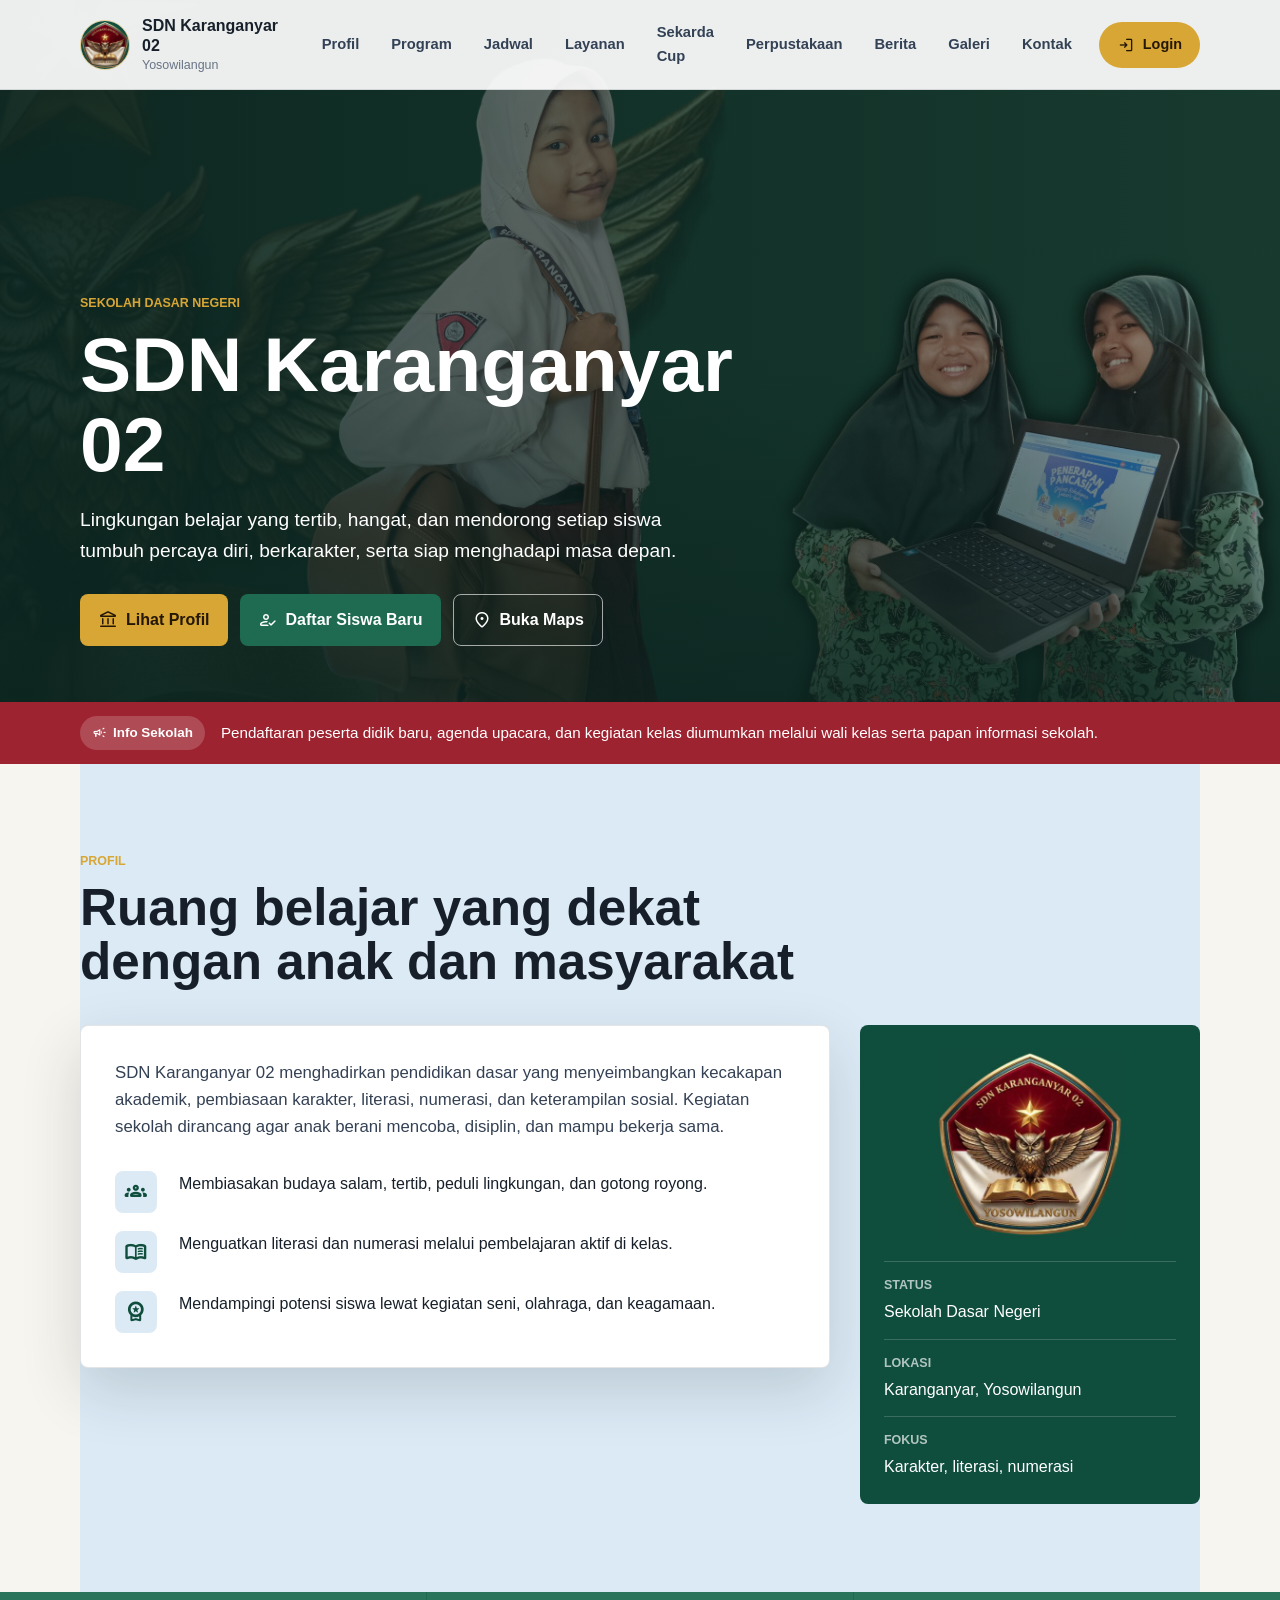
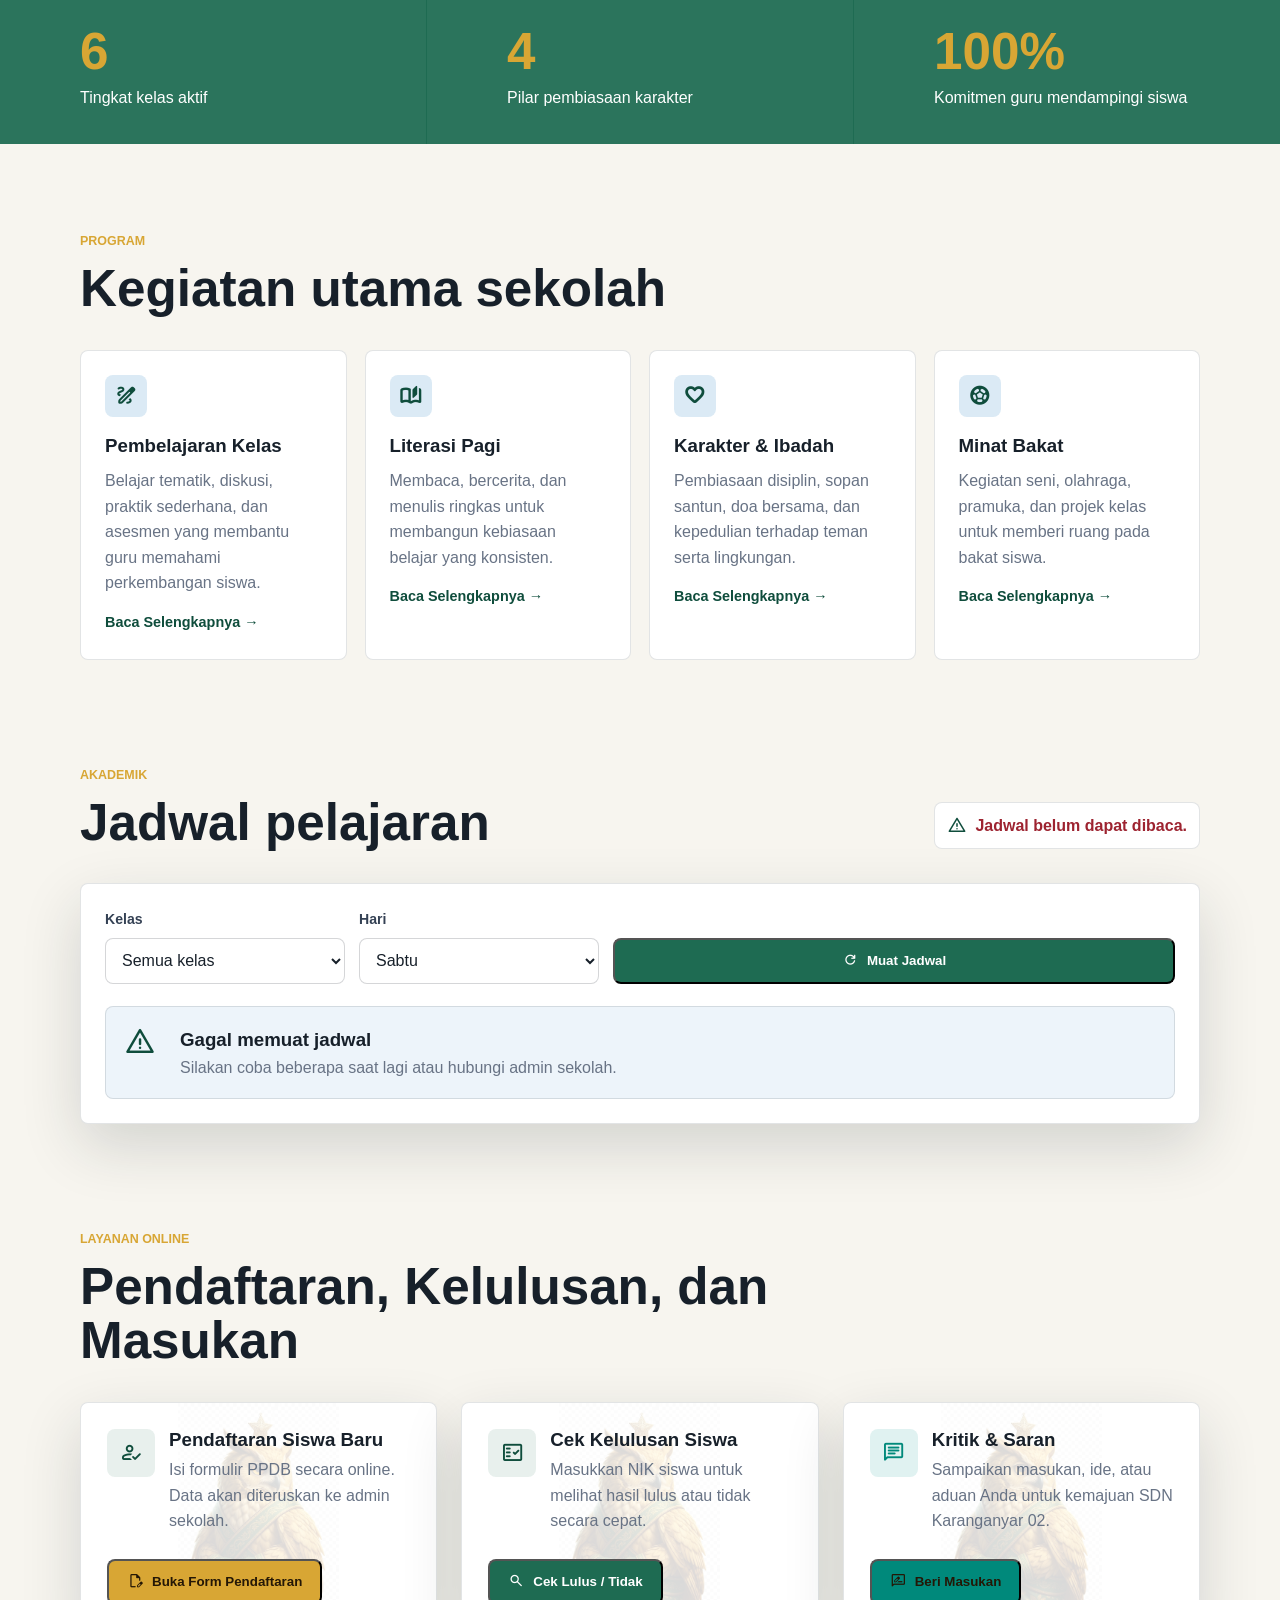
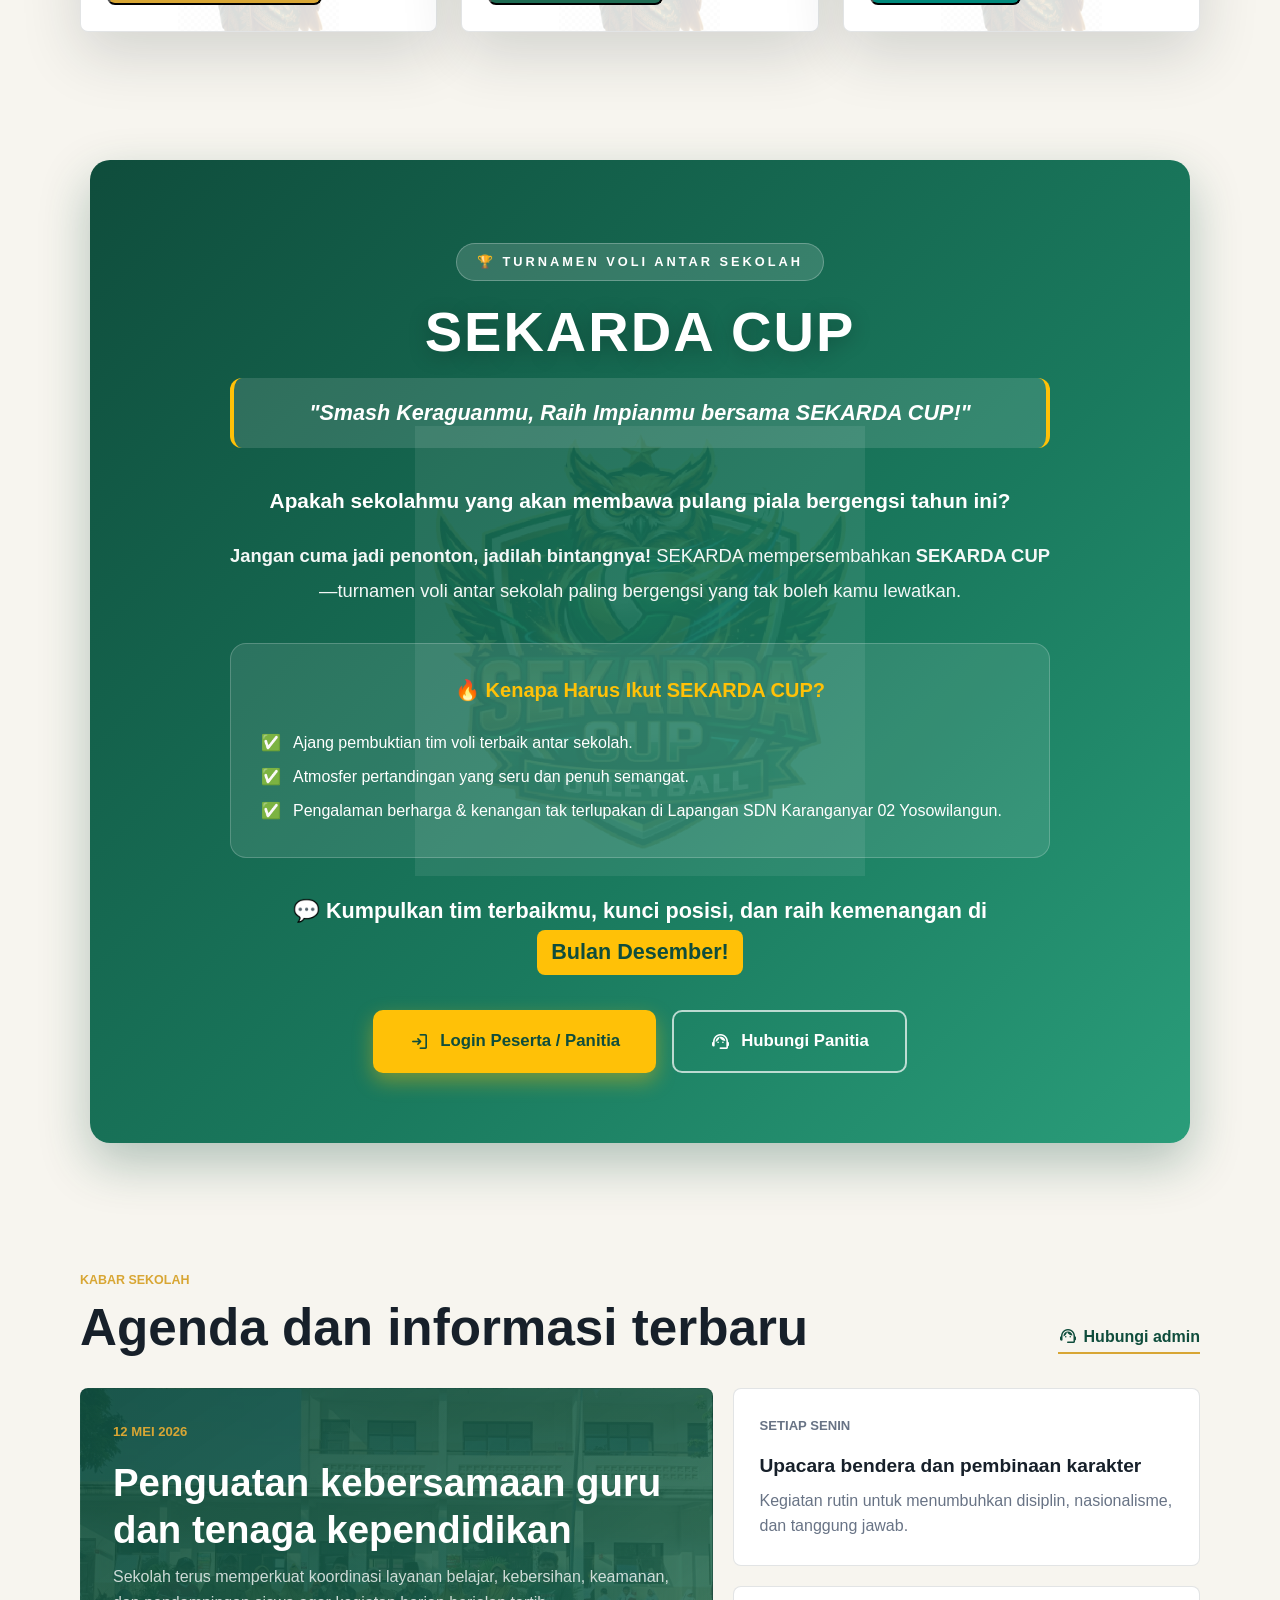
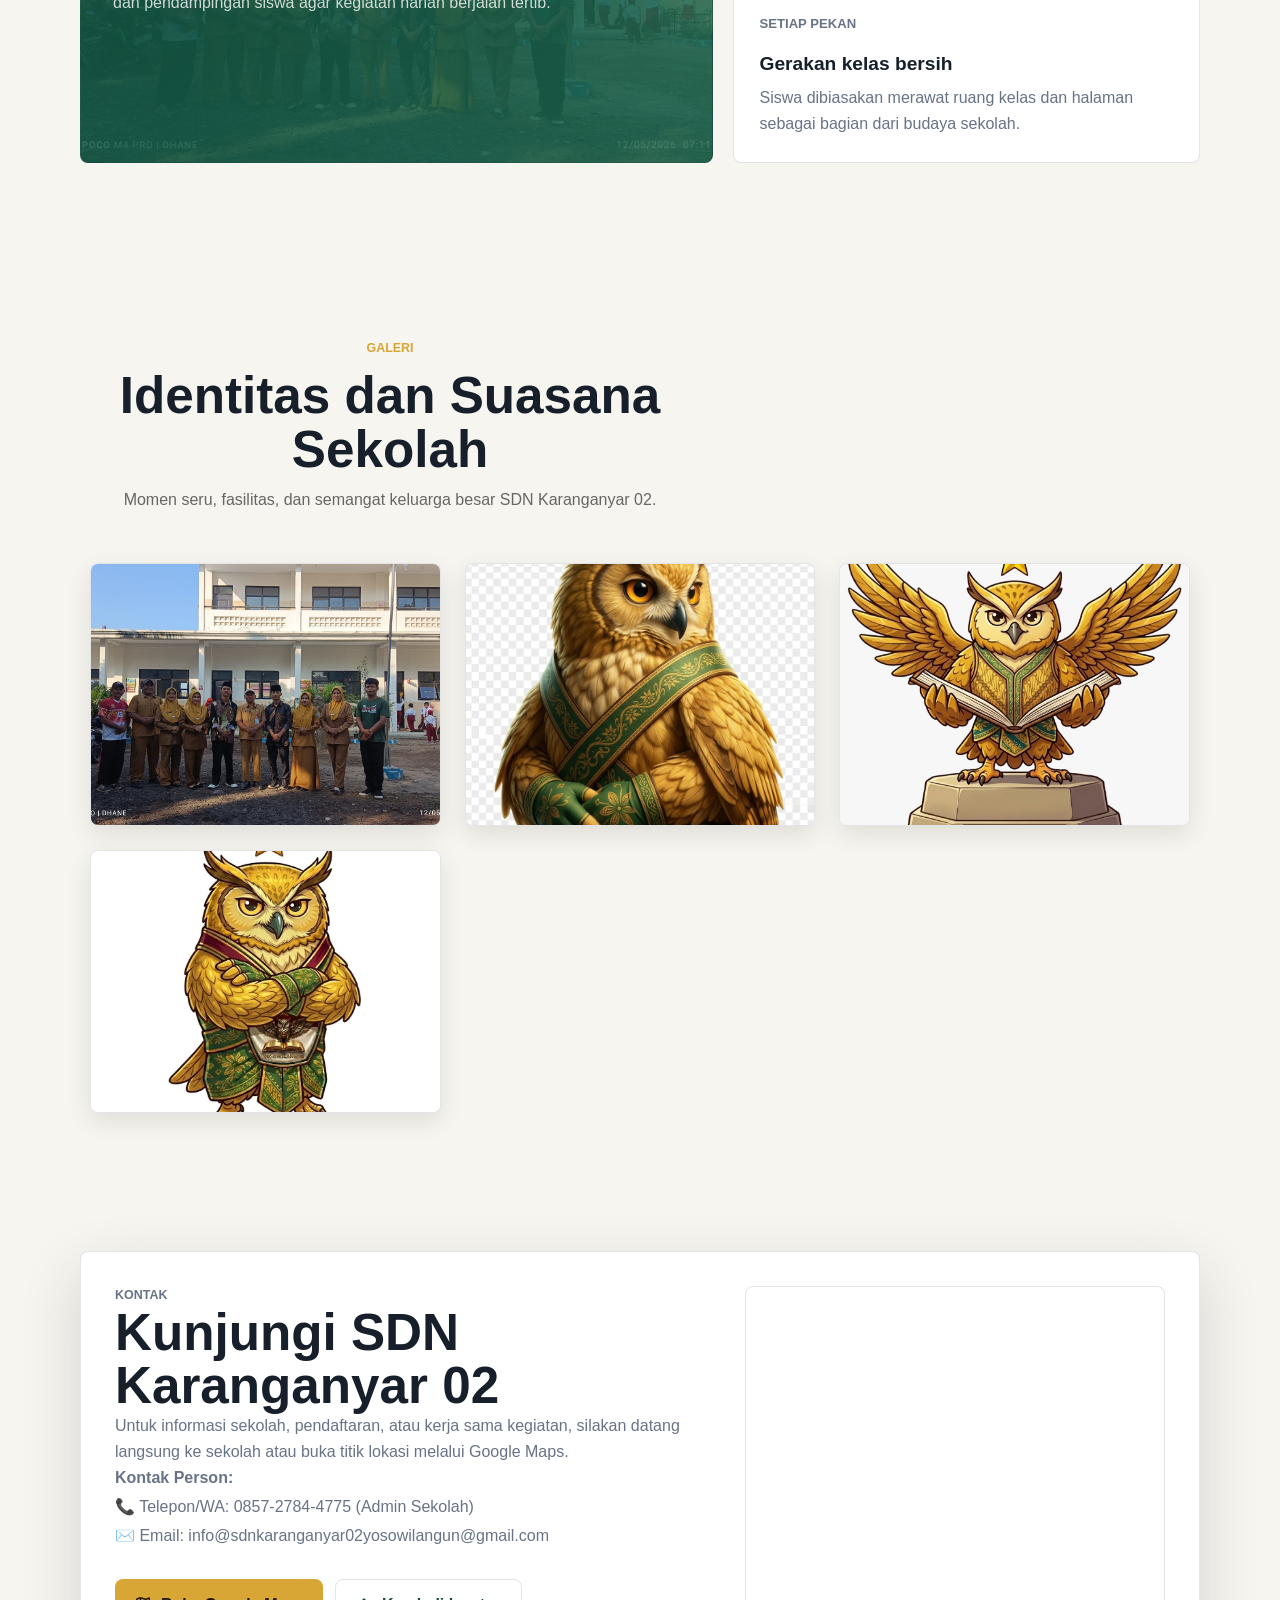
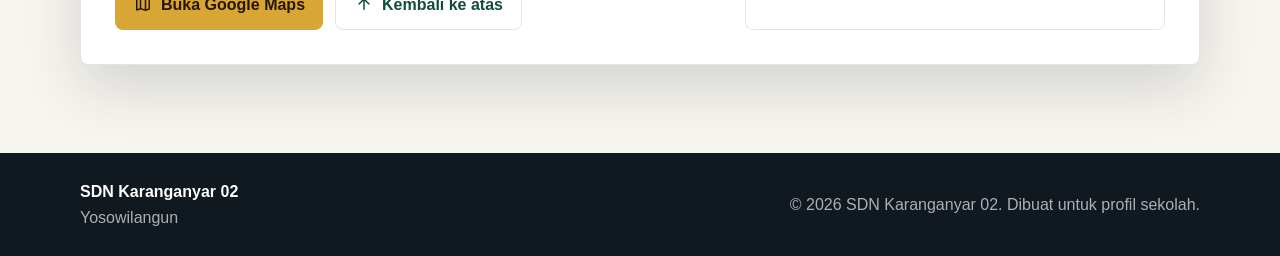
<file: index.html>
<!doctype html>
<html lang="id">
  <head>
    <meta charset="utf-8">
    <meta name="viewport" content="width=device-width, initial-scale=1">
    <meta name="description" content="Website profil resmi SDN Karanganyar 02 Yosowilangun, sekolah dasar negeri dengan lingkungan belajar ramah, tertib, berkarakter, dan mendukung prestasi siswa.">
    <meta name="keywords" content="SDN Karanganyar 02, SDN Karang Anyar, sekolah dasar Yosowilangun, sekolah dasar negeri, profil sekolah, sekarda cup, turnamen voli">
    <meta name="author" content="SDN Karanganyar 02">
    <meta name="theme-color" content="#0f4d3c">
    <meta property="og:type" content="website">
    <meta property="og:title" content="SDN Karanganyar 02">
    <meta property="og:description" content="Profil SDN Karanganyar 02 Yosowilangun, sekolah dasar negeri yang ramah, tertib, berkarakter, dan mendukung potensi siswa.">
    <meta property="og:image" content="assets/1.jpeg">
    <meta property="og:locale" content="id_ID">
    <title>SDN Karanganyar 02</title>
    <link rel="icon" type="image/jpeg" href="assets/1.jpeg">
    <link rel="apple-touch-icon" href="assets/1.jpeg">
    <link rel="preconnect" href="https://fonts.googleapis.com">
    <link rel="preconnect" href="https://fonts.gstatic.com" crossorigin>
    <link href="https://fonts.googleapis.com/css2?family=Material+Symbols+Rounded:opsz,wght,FILL,GRAD@20..48,400..700,0..1,0&display=swap" rel="stylesheet">
    <link rel="stylesheet" href="styles.css">
    
    <!-- ========================================= -->
    <!-- CSS KHUSUS GALERI PREMIUM & MODAL MASKOT -->
    <!-- ========================================= -->
    <style>
      .gallery-grid {
        display: grid;
        grid-template-columns: repeat(auto-fill, minmax(280px, 1fr));
        gap: 24px;
        padding: 10px;
      }
      .gallery-item {
        position: relative;
        border-radius: 16px;
        overflow: hidden;
        box-shadow: 0 8px 24px rgba(0, 0, 0, 0.1);
        cursor: pointer;
        aspect-ratio: 4 / 3;
        background: #f0f0f0;
      }
      .gallery-item img {
        width: 100%;
        height: 100%;
        object-fit: cover;
        transition: transform 0.5s ease;
      }
      .gallery-item:hover img {
        transform: scale(1.1);
      }
      .gallery-overlay {
        position: absolute;
        top: 0; left: 0; right: 0; bottom: 0;
        background: linear-gradient(to top, rgba(15, 77, 60, 0.9) 0%, rgba(15, 77, 60, 0) 100%);
        opacity: 0;
        transition: opacity 0.3s ease;
        display: flex;
        flex-direction: column;
        justify-content: flex-end;
        align-items: center;
        padding: 20px;
        text-align: center;
      }
      .gallery-item:hover .gallery-overlay { opacity: 1; }
      .gallery-overlay span {
        color: #ffc107;
        font-size: 32px;
        margin-bottom: 8px;
        transform: translateY(20px);
        transition: transform 0.3s ease;
      }
      .gallery-overlay figcaption {
        color: #fff;
        font-weight: 700;
        font-size: 1rem;
        transform: translateY(20px);
        transition: transform 0.3s ease;
        font-family: 'Inter', sans-serif;
      }
      .gallery-item:hover .gallery-overlay span,
      .gallery-item:hover .gallery-overlay figcaption {
        transform: translateY(0);
      }
      @media (max-width: 600px) {
        .gallery-grid { grid-template-columns: 1fr; gap: 16px; }
        .gallery-item { aspect-ratio: 16 / 9; }
      }
      
      /* Penyesuaian untuk 3 Kartu Layanan agar rapi */
      .services-layout {
        display: grid;
        grid-template-columns: repeat(auto-fit, minmax(300px, 1fr));
        gap: 24px;
      }

      /* --- CSS MODAL MASKOT --- */
      .mascot-modal-body {
        display: flex;
        flex-direction: row;
        gap: 24px;
        align-items: center;
        padding: 20px 0;
      }
      .mascot-modal-body img {
        width: 45%;
        max-height: 450px;
        object-fit: contain;
        background: #f8f9fa;
        border-radius: 12px;
        padding: 10px;
      }
      .mascot-philosophy ul {
        list-style: none;
        padding: 0;
        margin: 0;
      }
      .mascot-philosophy li {
        margin-bottom: 12px;
        line-height: 1.6;
        color: #444;
        padding-left: 24px;
        position: relative;
      }
      .mascot-philosophy li::before {
        content: '★';
        color: #ffc107;
        position: absolute;
        left: 0;
        top: 0;
      }
      @media (max-width: 768px) {
        .mascot-modal-body {
          flex-direction: column;
        }
        .mascot-modal-body img {
          width: 80%;
        }
      }
    </style>
  </head>
  <body class="is-loading">
    <div class="splash-screen" data-splash role="status" aria-live="polite" aria-label="Memuat website SDN Karanganyar 02">
      <div class="splash-card">
        <img src="assets/1.jpeg" alt="Logo SDN Karanganyar 02">
        <span class="material-symbols-rounded splash-icon" aria-hidden="true">school</span>
        <strong>SDN Karanganyar 02</strong>
        <small>Memuat website sekolah</small>
        <div class="splash-progress" aria-hidden="true"><span></span></div>
      </div>
    </div>

    <header class="site-header" data-header>
      <a class="brand" href="#beranda" aria-label="SDN Karanganyar 02">
        <img src="assets/1.jpeg" alt="Logo SDN Karanganyar 02" class="brand-mark">
        <span>
          <strong>SDN Karanganyar 02</strong>
          <small>Yosowilangun</small>
        </span>
      </a>

      <button class="nav-toggle" type="button" aria-label="Buka menu" aria-expanded="false" data-nav-toggle>
        <span></span>
        <span></span>
        <span></span>
      </button>

      <nav class="main-nav" data-nav>
        <a href="#profil">Profil</a>
        <a href="#program">Program</a>
        <a href="#jadwal">Jadwal</a>
        <a href="#layanan">Layanan</a>
        <a href="#sekarda-cup">Sekarda Cup</a>
        
        <!-- 👇 TOMBOL PERPUSTAKAAN BARU 👇 -->
        <a href="perpustakaan.html">Perpustakaan</a>
        
        <a href="#berita">Berita</a>
        <a href="#galeri">Galeri</a>
        <a href="#kontak">Kontak</a>
        <!-- ========== Tombol Login ========== -->
        <a href="login.html" class="button primary" style="margin-left: 8px; padding: 8px 18px; font-size: 0.9rem;">
          <span class="material-symbols-rounded" aria-hidden="true" style="font-size: 18px;">login</span>
          Login
        </a>
      </nav>
    </header>

    <main id="beranda">
      <section class="hero">
        <div class="hero-media" aria-hidden="true">
          <img src="assets/back.jpg" alt="">
        </div>
        <div class="hero-overlay"></div>
        <div class="hero-content">
          <p class="eyebrow">Sekolah Dasar Negeri</p>
          <h1>SDN Karanganyar 02</h1>
          <p class="hero-copy">
            Lingkungan belajar yang tertib, hangat, dan mendorong setiap siswa
            tumbuh percaya diri, berkarakter, serta siap menghadapi masa depan.
          </p>
          <div class="hero-actions">
            <a class="button primary" href="#profil">
              <span class="material-symbols-rounded" aria-hidden="true">account_balance</span>
              Lihat Profil
            </a>
            <a class="button primary alt" href="#layanan">
              <span class="material-symbols-rounded" aria-hidden="true">how_to_reg</span>
              Daftar Siswa Baru
            </a>
            <a class="button secondary" href="https://share.google/rdnUgZajGwuoVOid4" target="_blank" rel="noreferrer">
              <span class="material-symbols-rounded" aria-hidden="true">location_on</span>
              Buka Maps
            </a>
          </div>
        </div>
      </section>

      <section class="notice-bar" aria-label="Informasi sekolah">
        <strong><span class="material-symbols-rounded" aria-hidden="true">campaign</span> Info Sekolah</strong>
        <span>Pendaftaran peserta didik baru, agenda upacara, dan kegiatan kelas diumumkan melalui wali kelas serta papan informasi sekolah.</span>
      </section>

      <section class="section intro-section" id="profil">
        <div class="section-heading">
          <p class="eyebrow">Profil</p>
          <h2>Ruang belajar yang dekat dengan anak dan masyarakat</h2>
        </div>
        <div class="intro-grid">
          <article class="intro-copy">
            <p>
              SDN Karanganyar 02 menghadirkan pendidikan dasar yang menyeimbangkan
              kecakapan akademik, pembiasaan karakter, literasi, numerasi, dan
              keterampilan sosial. Kegiatan sekolah dirancang agar anak berani
              mencoba, disiplin, dan mampu bekerja sama.
            </p>
            <div class="mission-list">
              <div>
                <span class="list-icon material-symbols-rounded" aria-hidden="true">groups</span>
                <p>Membiasakan budaya salam, tertib, peduli lingkungan, dan gotong royong.</p>
              </div>
              <div>
                <span class="list-icon material-symbols-rounded" aria-hidden="true">menu_book</span>
                <p>Menguatkan literasi dan numerasi melalui pembelajaran aktif di kelas.</p>
              </div>
              <div>
                <span class="list-icon material-symbols-rounded" aria-hidden="true">workspace_premium</span>
                <p>Mendampingi potensi siswa lewat kegiatan seni, olahraga, dan keagamaan.</p>
              </div>
            </div>
          </article>

          <aside class="profile-panel" aria-label="Ringkasan sekolah">
            <img src="assets/1.jpeg" alt="Lambang SDN Karanganyar 02">
            <dl>
              <div>
                <dt>Status</dt>
                <dd>Sekolah Dasar Negeri</dd>
              </div>
              <div>
                <dt>Lokasi</dt>
                <dd>Karanganyar, Yosowilangun</dd>
              </div>
              <div>
                <dt>Fokus</dt>
                <dd>Karakter, literasi, numerasi</dd>
              </div>
            </dl>
          </aside>
        </div>
      </section>

      <section class="metrics" aria-label="Keunggulan sekolah">
        <div>
          <strong>6</strong>
          <span>Tingkat kelas aktif</span>
        </div>
        <div>
          <strong>4</strong>
          <span>Pilar pembiasaan karakter</span>
        </div>
        <div>
          <strong>100%</strong>
          <span>Komitmen guru mendampingi siswa</span>
        </div>
      </section>

      <!-- ============================================== -->
      <!-- SECTION PROGRAM (SUDAH BISA DIKLIK)            -->
      <!-- ============================================== -->
      <section class="section program-section" id="program">
        <div class="section-heading compact">
          <p class="eyebrow">Program</p>
          <h2>Kegiatan utama sekolah</h2>
        </div>

        <div class="program-grid">
          <!-- Kotak 1: Link ke program-pembelajaran.html -->
          <a href="program-pembelajaran.html" target="_blank" class="program-card" style="text-decoration: none; color: inherit; display: block; transition: transform 0.3s;" onmouseover="this.style.transform='translateY(-5px)'" onmouseout="this.style.transform='translateY(0)'">
            <span class="program-icon material-symbols-rounded" aria-hidden="true">draw</span>
            <h3>Pembelajaran Kelas</h3>
            <p>Belajar tematik, diskusi, praktik sederhana, dan asesmen yang membantu guru memahami perkembangan siswa.</p>
            <span style="color: #0f4d3c; font-weight: bold; font-size: 0.9rem; margin-top: 15px; display: inline-block;">Baca Selengkapnya →</span>
          </a>

          <!-- Kotak 2: Link ke program-literasi.html -->
          <a href="program-literasi.html" target="_blank" class="program-card" style="text-decoration: none; color: inherit; display: block; transition: transform 0.3s;" onmouseover="this.style.transform='translateY(-5px)'" onmouseout="this.style.transform='translateY(0)'">
            <span class="program-icon material-symbols-rounded" aria-hidden="true">auto_stories</span>
            <h3>Literasi Pagi</h3>
            <p>Membaca, bercerita, dan menulis ringkas untuk membangun kebiasaan belajar yang konsisten.</p>
            <span style="color: #0f4d3c; font-weight: bold; font-size: 0.9rem; margin-top: 15px; display: inline-block;">Baca Selengkapnya →</span>
          </a>

          <!-- Kotak 3: Link ke program-karakter.html -->
          <a href="program-karakter.html" target="_blank" class="program-card" style="text-decoration: none; color: inherit; display: block; transition: transform 0.3s;" onmouseover="this.style.transform='translateY(-5px)'" onmouseout="this.style.transform='translateY(0)'">
            <span class="program-icon material-symbols-rounded" aria-hidden="true">favorite</span>
            <h3>Karakter & Ibadah</h3>
            <p>Pembiasaan disiplin, sopan santun, doa bersama, dan kepedulian terhadap teman serta lingkungan.</p>
            <span style="color: #0f4d3c; font-weight: bold; font-size: 0.9rem; margin-top: 15px; display: inline-block;">Baca Selengkapnya →</span>
          </a>

          <!-- Kotak 4: Link ke program-minat-bakat.html -->
          <a href="program-minat-bakat.html" target="_blank" class="program-card" style="text-decoration: none; color: inherit; display: block; transition: transform 0.3s;" onmouseover="this.style.transform='translateY(-5px)'" onmouseout="this.style.transform='translateY(0)'">
            <span class="program-icon material-symbols-rounded" aria-hidden="true">sports_soccer</span>
            <h3>Minat Bakat</h3>
            <p>Kegiatan seni, olahraga, pramuka, dan projek kelas untuk memberi ruang pada bakat siswa.</p>
            <span style="color: #0f4d3c; font-weight: bold; font-size: 0.9rem; margin-top: 15px; display: inline-block;">Baca Selengkapnya →</span>
          </a>
        </div>
      </section>
      <!-- ============================================== -->

      <section class="section schedule-section" id="jadwal">
        <div class="section-heading split">
          <div>
            <p class="eyebrow">Akademik</p>
            <h2>Jadwal pelajaran</h2>
          </div>
          <div class="schedule-status" data-schedule-status role="status" aria-live="polite">
            <span class="material-symbols-rounded" aria-hidden="true">sync</span>
            <span>Memuat jadwal...</span>
          </div>
        </div>

        <div class="schedule-panel">
          <div class="schedule-toolbar" aria-label="Filter jadwal pelajaran">
            <label>
              <span>Kelas</span>
              <select data-schedule-class>
                <option value="Semua">Semua kelas</option>
                <option value="I">Kelas I</option>
                <option value="II">Kelas II</option>
                <option value="III">Kelas III</option>
                <option value="IV">Kelas IV</option>
                <option value="V">Kelas V</option>
                <option value="VI">Kelas VI</option>
              </select>
            </label>
            <label>
              <span>Hari</span>
              <select data-schedule-day>
                <option value="Semua">Semua hari</option>
                <option value="Senin">Senin</option>
                <option value="Selasa">Selasa</option>
                <option value="Rabu">Rabu</option>
                <option value="Kamis">Kamis</option>
                <option value="Jumat">Jumat</option>
                <option value="Sabtu">Sabtu</option>
                <option value="Minggu">Minggu</option>
              </select>
            </label>
            <button class="button primary alt" type="button" data-schedule-refresh>
              <span class="material-symbols-rounded" aria-hidden="true">refresh</span>
              Muat Jadwal
            </button>
          </div>

          <div class="schedule-list" data-schedule-list>
            <article class="schedule-empty">
              <span class="material-symbols-rounded" aria-hidden="true">calendar_month</span>
              <div>
                <h3>Jadwal belum dimuat</h3>
                <p>Data akan muncul setelah admin sekolah mengisi jadwal.</p>
              </div>
            </article>
          </div>
        </div>
      </section>

      <section class="section services-section" id="layanan">
        <div class="section-heading">
          <p class="eyebrow">Layanan Online</p>
          <h2>Pendaftaran, Kelulusan, dan Masukan</h2>
        </div>

        <div class="services-layout">
          <!-- Kartu 1: PPDB -->
          <article class="service-card">
            <div class="service-card-header">
              <span class="service-icon material-symbols-rounded" aria-hidden="true">how_to_reg</span>
              <div>
                <h3>Pendaftaran Siswa Baru</h3>
                <p>Isi formulir PPDB secara online. Data akan diteruskan ke admin sekolah.</p>
              </div>
            </div>
            <button class="button primary service-action" type="button" data-modal-open="registration-modal">
              <span class="material-symbols-rounded" aria-hidden="true">edit_document</span>
              Buka Form Pendaftaran
            </button>
          </article>

          <!-- Kartu 2: Cek Kelulusan -->
          <article class="service-card">
            <div class="service-card-header">
              <span class="service-icon material-symbols-rounded" aria-hidden="true">fact_check</span>
              <div>
                <h3>Cek Kelulusan Siswa</h3>
                <p>Masukkan NIK siswa untuk melihat hasil lulus atau tidak secara cepat.</p>
              </div>
            </div>
            <button class="button primary alt service-action" type="button" data-modal-open="graduation-modal">
              <span class="material-symbols-rounded" aria-hidden="true">search</span>
              Cek Lulus / Tidak
            </button>
          </article>

          <!-- Kartu 3: KRITIK & SARAN -->
          <article class="service-card">
            <div class="service-card-header">
              <span class="service-icon material-symbols-rounded" aria-hidden="true" style="background: #e0f2f1; color: #00897b;">chat</span>
              <div>
                <h3>Kritik & Saran</h3>
                <p>Sampaikan masukan, ide, atau aduan Anda untuk kemajuan SDN Karanganyar 02.</p>
              </div>
            </div>
            <button class="button primary service-action" type="button" data-modal-open="feedback-modal" style="background: #00897b;">
              <span class="material-symbols-rounded" aria-hidden="true">rate_review</span>
              Beri Masukan
            </button>
          </article>
        </div>
      </section>

      <!-- ================================================================ -->
      <!-- ================= SECTION SEKARDA CUP (WITH WATERMARK) ========= -->
      <!-- ================================================================ -->
      <section class="section" id="sekarda-cup" style="
        background: linear-gradient(135deg, #0f4d3c 0%, #1a7a5e 60%, #2a9d7a 100%);
        color: #fff;
        padding: 70px 24px;
        border-radius: 20px;
        margin: 40px auto;
        max-width: 1100px;
        box-shadow: 0 20px 50px rgba(15, 77, 60, 0.3);
        position: relative;
        overflow: hidden;
      ">
        
        <!-- ================= WATERMARK LOGO ================= -->
        <div style="
          position: absolute;
          top: 50%;
          left: 50%;
          transform: translate(-50%, -50%);
          width: 450px;
          height: 450px;
          background-image: url('assets/sekarda-cup.png'); 
          background-size: contain;
          background-repeat: no-repeat;
          background-position: center;
          opacity: 0.08;
          pointer-events: none;
          z-index: 0;
        "></div>
        <!-- ================= AKHIR WATERMARK ================= -->

        <!-- Konten Utama -->
        <div style="max-width: 820px; margin: 0 auto; text-align: center; position: relative; z-index: 1;">

          <p style="
            display: inline-block;
            text-transform: uppercase;
            letter-spacing: 3px;
            font-size: 0.8rem;
            font-weight: 700;
            background: rgba(255, 255, 255, 0.15);
            padding: 8px 20px;
            border-radius: 30px;
            margin-bottom: 20px;
            border: 1px solid rgba(255, 255, 255, 0.25);
          ">🏆 Turnamen Voli Antar Sekolah</p>

          <h2 style="
            font-size: clamp(2.2rem, 6vw, 3.5rem);
            margin: 0 0 15px;
            font-weight: 900;
            letter-spacing: 2px;
            text-shadow: 0 4px 20px rgba(0, 0, 0, 0.25);
            line-height: 1.1;
          ">SEKARDA CUP</h2>

          <p style="
            font-size: clamp(1rem, 2.5vw, 1.35rem);
            font-style: italic;
            font-weight: 600;
            margin: 0 0 35px;
            padding: 18px 24px;
            background: rgba(255, 255, 255, 0.12);
            border-radius: 12px;
            border-left: 4px solid #ffc107;
            border-right: 4px solid #ffc107;
          ">"Smash Keraguanmu, Raih Impianmu bersama SEKARDA CUP!"</p>

          <p style="
            font-size: clamp(1.05rem, 2.2vw, 1.3rem);
            font-weight: 700;
            line-height: 1.7;
            margin-bottom: 20px;
          ">Apakah sekolahmu yang akan membawa pulang piala bergengsi tahun ini?</p>

          <p style="
            font-size: clamp(1rem, 2vw, 1.15rem);
            line-height: 1.9;
            margin-bottom: 35px;
            opacity: 0.95;
          ">
            <strong>Jangan cuma jadi penonton, jadilah bintangnya!</strong>
            SEKARDA mempersembahkan <strong>SEKARDA CUP</strong>—turnamen voli antar sekolah
            paling bergengsi yang tak boleh kamu lewatkan.
          </p>

          <div style="
            background: rgba(255, 255, 255, 0.1);
            border: 1px solid rgba(255, 255, 255, 0.2);
            border-radius: 16px;
            padding: 30px;
            margin-bottom: 35px;
            text-align: left;
          ">
            <h3 style="
              margin: 0 0 20px;
              font-size: 1.25rem;
              text-align: center;
              color: #ffc107;
            ">🔥 Kenapa Harus Ikut SEKARDA CUP?</h3>
            <ul style="
              list-style: none;
              padding: 0;
              margin: 0;
              line-height: 2.1;
              font-size: 1rem;
            ">
              <li style="display: flex; gap: 12px; align-items: flex-start;">
                <span style="color: #ffc107; font-weight: bold; flex-shrink: 0;">✅</span>
                <span>Ajang pembuktian tim voli terbaik antar sekolah.</span>
              </li>
              <li style="display: flex; gap: 12px; align-items: flex-start;">
                <span style="color: #ffc107; font-weight: bold; flex-shrink: 0;">✅</span>
                <span>Atmosfer pertandingan yang seru dan penuh semangat.</span>
              </li>
              <li style="display: flex; gap: 12px; align-items: flex-start;">
                <span style="color: #ffc107; font-weight: bold; flex-shrink: 0;">✅</span>
                <span>Pengalaman berharga &amp; kenangan tak terlupakan di Lapangan SDN Karanganyar 02 Yosowilangun.</span>
              </li>
            </ul>
          </div>

          <p style="
            font-size: clamp(1.1rem, 2.4vw, 1.35rem);
            font-weight: 800;
            line-height: 1.7;
            margin-bottom: 35px;
          ">
            💬 Kumpulkan tim terbaikmu, kunci posisi, dan raih kemenangan di
            <span style="
              display: inline-block;
              background: #ffc107;
              color: #0f4d3c;
              padding: 4px 14px;
              border-radius: 8px;
              margin: 0 4px;
            ">Bulan Desember!</span>
          </p>

          <div style="display: flex; gap: 16px; justify-content: center; flex-wrap: wrap;">
            <a href="login.html" style="
              display: inline-flex;
              align-items: center;
              gap: 10px;
              padding: 16px 36px;
              background: #ffc107;
              color: #0f4d3c;
              text-decoration: none;
              border-radius: 10px;
              font-weight: 800;
              font-size: 1.05rem;
              box-shadow: 0 8px 20px rgba(255, 193, 7, 0.4);
              transition: transform 0.2s, box-shadow 0.2s;
            " onmouseover="this.style.transform='translateY(-3px)'; this.style.boxShadow='0 12px 28px rgba(255,193,7,0.55)';"
               onmouseout="this.style.transform='translateY(0)'; this.style.boxShadow='0 8px 20px rgba(255,193,7,0.4)';">
              <span class="material-symbols-rounded" aria-hidden="true">login</span>
              Login Peserta / Panitia
            </a>
            <a href="#kontak" style="
              display: inline-flex;
              align-items: center;
              gap: 10px;
              padding: 16px 36px;
              background: transparent;
              color: #fff;
              text-decoration: none;
              border: 2px solid rgba(255, 255, 255, 0.7);
              border-radius: 10px;
              font-weight: 700;
              font-size: 1.05rem;
              transition: background 0.2s;
            " onmouseover="this.style.background='rgba(255,255,255,0.15)';"
               onmouseout="this.style.background='transparent';">
              <span class="material-symbols-rounded" aria-hidden="true">support_agent</span>
              Hubungi Panitia
            </a>
          </div>

        </div>
      </section>
      <!-- ================= AKHIR SECTION SEKARDA CUP ==================== -->

      <section class="section news-section" id="berita">
        <div class="section-heading split">
          <div>
            <p class="eyebrow">Kabar Sekolah</p>
            <h2>Agenda dan informasi terbaru</h2>
          </div>
          <a class="text-link" href="#kontak"><span class="material-symbols-rounded" aria-hidden="true">support_agent</span> Hubungi admin</a>
        </div>

        <div class="news-layout">
          <article class="featured-news">
            <p class="date">12 Mei 2026</p>
            <h3>Penguatan kebersamaan guru dan tenaga kependidikan</h3>
            <p>
              Sekolah terus memperkuat koordinasi layanan belajar, kebersihan,
              keamanan, dan pendampingan siswa agar kegiatan harian berjalan tertib.
            </p>
          </article>
          <div class="news-list">
            <article>
              <p class="date">Setiap Senin</p>
              <h3>Upacara bendera dan pembinaan karakter</h3>
              <p>Kegiatan rutin untuk menumbuhkan disiplin, nasionalisme, dan tanggung jawab.</p>
            </article>
            <article>
              <p class="date">Setiap Pekan</p>
              <h3>Gerakan kelas bersih</h3>
              <p>Siswa dibiasakan merawat ruang kelas dan halaman sebagai bagian dari budaya sekolah.</p>
            </article>
          </div>
        </div>
      </section>

      <!-- ================================================================ -->
      <!-- ================= SECTION GALERI BARU (PREMIUM) ================= -->
      <!-- ================================================================ -->
      <section class="section gallery-section" id="galeri">
        <div class="section-heading compact" style="text-align: center; margin-bottom: 40px;">
          <p class="eyebrow">Galeri</p>
          <h2>Identitas dan Suasana Sekolah</h2>
          <p style="color: #666; margin-top: 10px;">Momen seru, fasilitas, dan semangat keluarga besar SDN Karanganyar 02.</p>
        </div>

        <div class="gallery-grid">
          <!-- Foto 1 -->
          <figure class="gallery-item">
            <img src="assets/guru.jpeg" alt="Guru dan tenaga kependidikan">
            <div class="gallery-overlay">
              <span class="material-symbols-rounded">groups</span>
              <figcaption>Guru dan Tenaga Kependidikan</figcaption>
            </div>
          </figure>

          <!-- Foto 2 (MASKOT - SUDAH DIUPDATE) -->
          <figure class="gallery-item" data-modal-open="mascot-modal" title="Klik untuk melihat filosofi maskot">
            <img src="assets/burung-hantu.png" alt="Maskot SDN Karanganyar 02">
            <div class="gallery-overlay">
              <span class="material-symbols-rounded">mascot</span>
              <figcaption>Filosofi Maskot</figcaption>
            </div>
          </figure>

          <!-- Foto 3 -->
          <figure class="gallery-item">
            <img src="assets/3.jpeg" alt="Ilustrasi identitas sekolah">
            <div class="gallery-overlay">
              <span class="material-symbols-rounded">menu_book</span>
              <figcaption>Semangat Belajar</figcaption>
            </div>
          </figure>

          <!-- Foto 4 -->
          <figure class="gallery-item">
            <img src="assets/4.jpeg" alt="Ilustrasi karakter sekolah">
            <div class="gallery-overlay">
              <span class="material-symbols-rounded">workspace_premium</span>
              <figcaption>Karakter Kuat</figcaption>
            </div>
          </figure>
        </div>
      </section>
      <!-- ================= AKHIR SECTION GALERI ========================= -->

      <section class="section contact-section" id="kontak">
        <div class="contact-card">
          <div>
            <p class="eyebrow">Kontak</p>
            <h2>Kunjungi SDN Karanganyar 02</h2>
            <p>
              Untuk informasi sekolah, pendaftaran, atau kerja sama kegiatan,
              silakan datang langsung ke sekolah atau buka titik lokasi melalui Google Maps.
            </p>
            <div style="margin-bottom: 20px; line-height: 1.8;">
              <p><strong>Kontak Person:</strong></p>
             <p>📞 Telepon/WA: <a href="https://wa.me/6285727844775" target="_blank">0857-2784-4775 (Admin Sekolah)</a></p>
              <p>✉️ Email: <a href="mailto:info@sdnkaranganyar02yosowilangun@gmail.com">info@sdnkaranganyar02yosowilangun@gmail.com</a></p>
            </div>
            <div class="contact-actions">
              <a class="button primary" href="https://share.google/rdnUgZajGwuoVOid4" target="_blank" rel="noreferrer">
                <span class="material-symbols-rounded" aria-hidden="true">map</span>
                Buka Google Maps
              </a>
              <a class="button ghost" href="#beranda">
                <span class="material-symbols-rounded" aria-hidden="true">arrow_upward</span>
                Kembali ke atas
              </a>
            </div>
          </div>
          <div class="map-panel">
            <iframe
              class="map-embed"
              title="Lokasi SDN Karanganyar 02 di Google Maps"
              src="https://www.google.com/maps/embed?pb=!1m18!1m12!1m3!1d415.0605334662707!2d113.26297102994413!3d-8.228527213916754!2m3!1f0!2f0!3f0!3m2!1i1024!2i768!4f13.1!3m3!1m2!1s0x2dd6643fef3d71d1%3A0x3f03b2ff328225c4!2sSDN%20Karang%20Anyar!5e0!3m2!1sen!2sid!4v1778589040249!5m2!1sen!2sid"
              allowfullscreen=""
              loading="lazy"
              referrerpolicy="no-referrer-when-downgrade">
            </iframe>
          </div>
        </div>
      </section>
    </main>

    <!-- ======================================================= -->
    <!-- MODAL BARU: FILOSOFI MASKOT -->
    <!-- ======================================================= -->
    <div class="modal-backdrop" data-modal="mascot-modal" hidden>
      <div class="modal-dialog modal-dialog-wide" role="dialog" aria-modal="true" aria-labelledby="mascot-modal-title" tabindex="-1">
        <button class="modal-close" type="button" data-modal-close aria-label="Tutup filosofi maskot">
          <span class="material-symbols-rounded" aria-hidden="true">close</span>
        </button>
        
        <div class="modal-header">
          <span class="service-icon material-symbols-rounded" aria-hidden="true" style="background: #fff3cd; color: #d97706;">star</span>
          <div>
            <p class="eyebrow">Identitas Sekolah</p>
            <h2 id="mascot-modal-title">Filosofi Maskot</h2>
            <p>Representasi perpaduan antara kebijaksanaan, kedisiplinan, dan visi masa depan.</p>
          </div>
        </div>

        <div class="mascot-modal-body">
          <!-- Gambar Maskot -->
          <img src="assets/burung-hantu.png" alt="Maskot Burung Hantu">
          
          <!-- Teks Filosofi -->
          <div class="mascot-philosophy">
            <ul>
              <li><strong>Burung Hantu:</strong> Simbol universal kecerdasan, ketenangan, dan kebijaksanaan, mewakili komitmen sekolah dalam mencetak generasi yang berwawasan luas.</li>
              <li><strong>Bintang Emas:</strong> Berada di atas kepala melambangkan cita-cita tinggi, pencapaian prestasi cemerlang, serta panduan nilai moral yang menerangi akal budi.</li>
              <li><strong>Tatapan Mata Tajam:</strong> Mencerminkan kefokusan, pandangan visioner, serta ketelitian siswa dalam mencari dan memecahkan masalah ilmu pengetahuan.</li>
              <li><strong>Jubah Hijau Bermotif:</strong> Warna hijau menyimbolkan pertumbuhan karakter dan harmoni, sementara motifnya menegaskan pentingnya berpegang teguh pada akar budaya leluhur.</li>
              <li><strong>Sikap Tangan Terkatup:</strong> Menggambarkan rasa hormat yang menunjukkan adab, kesantunan, kedisiplinan, dan kerendahan hati yang harus mengiringi tingginya ilmu.</li>
              <li><strong>Warna Bulu Keemasan:</strong> Menyimbolkan kewibawaan, kemuliaan, dan harapan terwujudnya masa keemasan yang diraih para peserta didik melalui pendidikan.</li>
            </ul>
          </div>
        </div>

      </div>
    </div>
    <!-- ======================================================= -->

    <!-- ======================================================= -->
    <!-- MODAL: KRITIK & SARAN -->
    <!-- ======================================================= -->
    <div class="modal-backdrop" data-modal="feedback-modal" hidden>
      <div class="modal-dialog" role="dialog" aria-modal="true" aria-labelledby="feedback-modal-title" tabindex="-1">
        <button class="modal-close" type="button" data-modal-close aria-label="Tutup kritik saran">
          <span class="material-symbols-rounded" aria-hidden="true">close</span>
        </button>
        <div class="modal-header">
          <span class="service-icon material-symbols-rounded" aria-hidden="true" style="background: #e0f2f1; color: #00897b;">chat</span>
          <div>
            <p class="eyebrow">Kotak Masukan</p>
            <h2 id="feedback-modal-title">Kritik & Saran</h2>
            <p>Bantu kami membangun SDN Karanganyar 02 yang lebih baik.</p>
          </div>
        </div>

        <form class="feedback-form" id="feedback-form" novalidate>
          <div class="form-grid">
            <label class="full">
              <span>Nama Guru/Instansi yang ingin dikoreksi</span>
              <select id="feedback-target" required>
                <option value="">-- Pilih Nama --</option>
                <option value="PAK SAMAK">PAK SAMAK</option>
                <option value="BU TUSIYAM">BU TUSIYAM</option>
                <option value="PAK NURYADI">PAK NURYADI</option>
                <option value="BU DHANE">BU DHANE</option>
                <option value="PAK RINDIK">PAK RINDIK</option>
                <option value="BU ITA">BU ITA</option>
                <option value="PAK GADING">PAK GADING</option>
                <option value="BU TUMI">BU TUMI</option>
                <option value="BU SINTA">BU SINTA</option>
                <option value="BU DINDA">BU DINDA</option>
                <option value="PAK WARTONO">PAK WARTONO</option>
              </select>
            </label>
            <label class="full">
              <span>Kritik dan Saran</span>
              <textarea id="feedback-message" rows="4" required placeholder="Tuliskan kritik, saran, atau aduan Anda di sini..."></textarea>
            </label>
          </div>

          <div class="form-footer">
            <p class="form-status" id="feedback-status" role="status" aria-live="polite"></p>
            <button class="button primary" type="submit" style="background: #00897b;">
              <span class="material-symbols-rounded" aria-hidden="true">send</span>
              Kirim Masukan
            </button>
          </div>
        </form>
      </div>
    </div>

    <!-- Modal Existing: PPDB -->
    <div class="modal-backdrop" data-modal="registration-modal" hidden>
      <div class="modal-dialog modal-dialog-wide" role="dialog" aria-modal="true" aria-labelledby="registration-modal-title" tabindex="-1">
        <button class="modal-close" type="button" data-modal-close aria-label="Tutup pendaftaran">
          <span class="material-symbols-rounded" aria-hidden="true">close</span>
        </button>
        <div class="modal-header">
          <span class="service-icon material-symbols-rounded" aria-hidden="true">how_to_reg</span>
          <div>
            <p class="eyebrow">PPDB Online</p>
            <h2 id="registration-modal-title">Form Pendaftaran Siswa Baru</h2>
            <p>Lengkapi data calon peserta didik. Panitia sekolah akan melakukan konfirmasi lanjutan.</p>
          </div>
        </div>

        <form class="registration-form" data-registration-form novalidate>
          <input type="hidden" name="action" value="register">
          <input type="hidden" name="source" value="Website SDN Karanganyar 02">
          <input type="hidden" name="token" data-registration-token value="">

          <div class="form-grid">
            <label>
              <span>Nama calon siswa</span>
              <input type="text" name="studentName" autocomplete="name" required placeholder="Nama lengkap">
            </label>
            <label>
              <span>Jenis kelamin</span>
              <select name="gender" required>
                <option value="">Pilih</option>
                <option value="Laki-laki">Laki-laki</option>
                <option value="Perempuan">Perempuan</option>
              </select>
            </label>
            <label>
              <span>Tempat lahir</span>
              <input type="text" name="birthPlace" required placeholder="Contoh: Lumajang">
            </label>
            <label>
              <span>Tanggal lahir</span>
              <input type="date" name="birthDate" required>
            </label>
            <label>
              <span>Nama orang tua/wali</span>
              <input type="text" name="parentName" required placeholder="Nama wali">
            </label>
            <label>
              <span>No. HP/WhatsApp wali</span>
              <input type="tel" name="phone" inputmode="tel" required placeholder="08xxxxxxxxxx">
            </label>
            <label class="full">
              <span>Alamat lengkap</span>
              <textarea name="address" rows="3" required placeholder="Dusun, RT/RW, desa, kecamatan"></textarea>
            </label>
            <label>
              <span>Asal TK/PAUD</span>
              <input type="text" name="previousSchool" placeholder="Opsional">
            </label>
            <label>
              <span>Catatan</span>
              <input type="text" name="notes" placeholder="Opsional">
            </label>
          </div>

          <div class="form-footer">
            <p class="form-status" data-registration-status role="status" aria-live="polite"></p>
            <button class="button primary" type="submit">
              <span class="material-symbols-rounded" aria-hidden="true">send</span>
              Kirim Pendaftaran
            </button>
          </div>
        </form>
      </div>
    </div>

    <!-- Modal Existing: Kelulusan -->
    <div class="modal-backdrop" data-modal="graduation-modal" hidden>
      <div class="modal-dialog" role="dialog" aria-modal="true" aria-labelledby="graduation-modal-title" tabindex="-1">
        <button class="modal-close" type="button" data-modal-close aria-label="Tutup cek kelulusan">
          <span class="material-symbols-rounded" aria-hidden="true">close</span>
        </button>
        <div class="modal-header">
          <span class="service-icon material-symbols-rounded" aria-hidden="true">fact_check</span>
          <div>
            <p class="eyebrow">Kelulusan</p>
            <h2 id="graduation-modal-title">Cek Kelulusan Siswa</h2>
            <p>Masukkan NIK siswa untuk melihat status lulus atau tidak.</p>
          </div>
        </div>

        <form class="graduation-form" data-graduation-form novalidate>
          <label>
            <span>NIK siswa</span>
            <input type="text" name="nik" inputmode="numeric" minlength="8" required placeholder="Masukkan NIK">
          </label>
          <button class="button primary alt" type="submit">
            <span class="material-symbols-rounded" aria-hidden="true">search</span>
            Cek Lulus / Tidak
          </button>
        </form>

        <div class="graduation-result" data-graduation-result role="status" aria-live="polite">
          <span class="material-symbols-rounded" aria-hidden="true">info</span>
          <p>Hasil pengecekan akan tampil di sini.</p>
        </div>
      </div>
    </div>

    <div class="messagebox-backdrop" data-messagebox hidden>
      <div class="messagebox" role="alertdialog" aria-modal="true" aria-labelledby="messagebox-title" tabindex="-1">
        <span class="messagebox-icon material-symbols-rounded" data-messagebox-icon aria-hidden="true">check_circle</span>
        <h2 id="messagebox-title" data-messagebox-title>Berhasil</h2>
        <p data-messagebox-message>Data berhasil diproses.</p>
        <button class="button primary" type="button" data-messagebox-close>
          <span class="material-symbols-rounded" aria-hidden="true">check</span>
          OK
        </button>
      </div>
    </div>

    <footer class="site-footer">
      <div>
        <strong>SDN Karanganyar 02</strong>
        <span>Yosowilangun</span>
      </div>
      <p>&copy; 2026 SDN Karanganyar 02. Dibuat untuk profil sekolah.</p>
    </footer>

    <script src="script.js"></script>

    <!-- ============================================================ -->
    <!-- SCRIPT UNTUK KIRIM KRITIK SARAN KE GOOGLE FORM -->
    <!-- ============================================================ -->
    <script>
      // 🔧 SUDAH SAYA ISI DENGAN LINK FORM KAMU
      const URL_FORM_KRITIK = "https://docs.google.com/forms/d/e/1FAIpQLSeBMJ7bGwPs3o7LIB4g9zU8kV6LjmOj633qEeqjA0R2bZd8Kw/viewform";

      const feedbackForm = document.getElementById('feedback-form');
      const feedbackStatus = document.getElementById('feedback-status');

      if (feedbackForm) {
        feedbackForm.addEventListener('submit', function(e) {
          e.preventDefault(); // Mencegah reload halaman

          const target = document.getElementById('feedback-target').value;
          const message = document.getElementById('feedback-message').value.trim();

          // Validasi
          if (!target || !message) {
            feedbackStatus.style.color = '#c0392b';
            feedbackStatus.textContent = '⚠️ Semua kolom wajib diisi!';
            return;
          }

          feedbackStatus.style.color = '#00897b';
          feedbackStatus.textContent = '✅ Berhasil! Mengarahkan ke Google Form...';

          // Redirect ke Google Form
          setTimeout(() => {
            window.location.href = URL_FORM_KRITIK;
          }, 1000);
        });
      }
    </script>
  </body>
</html>
</file>
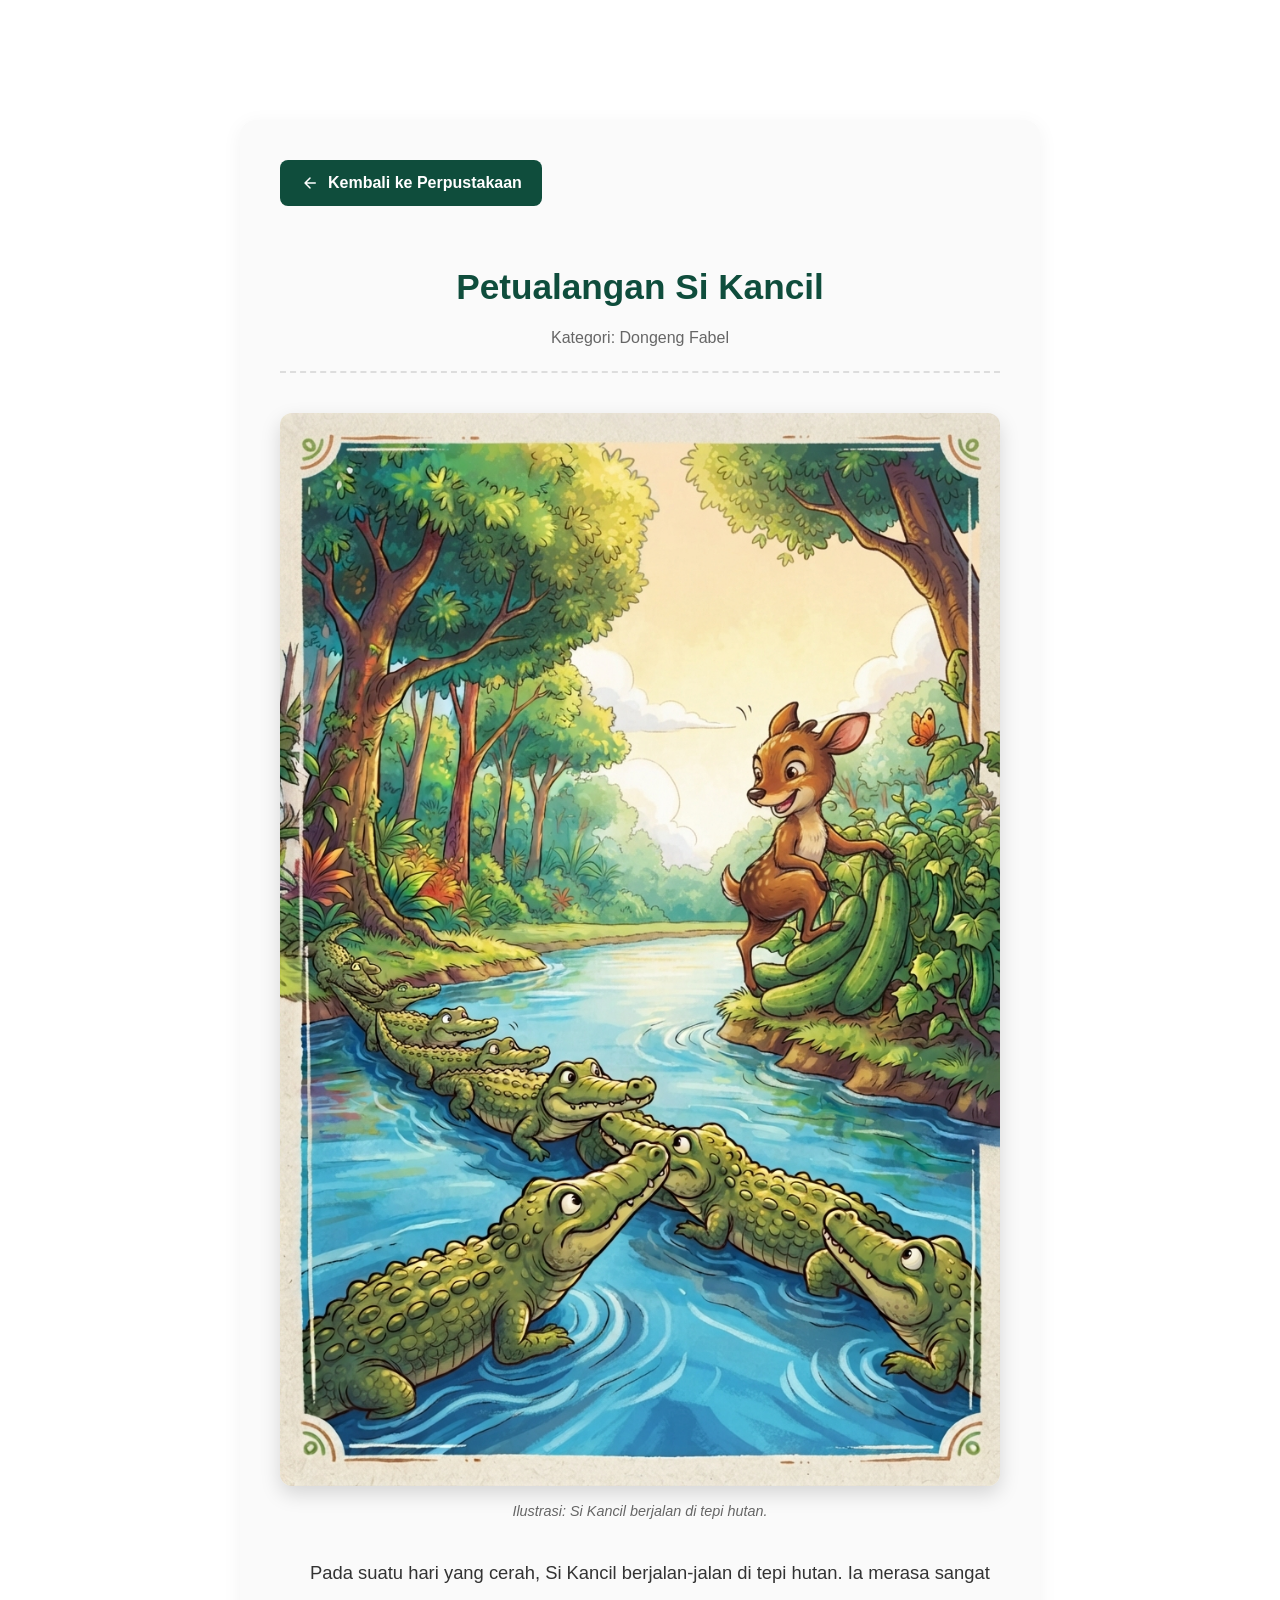
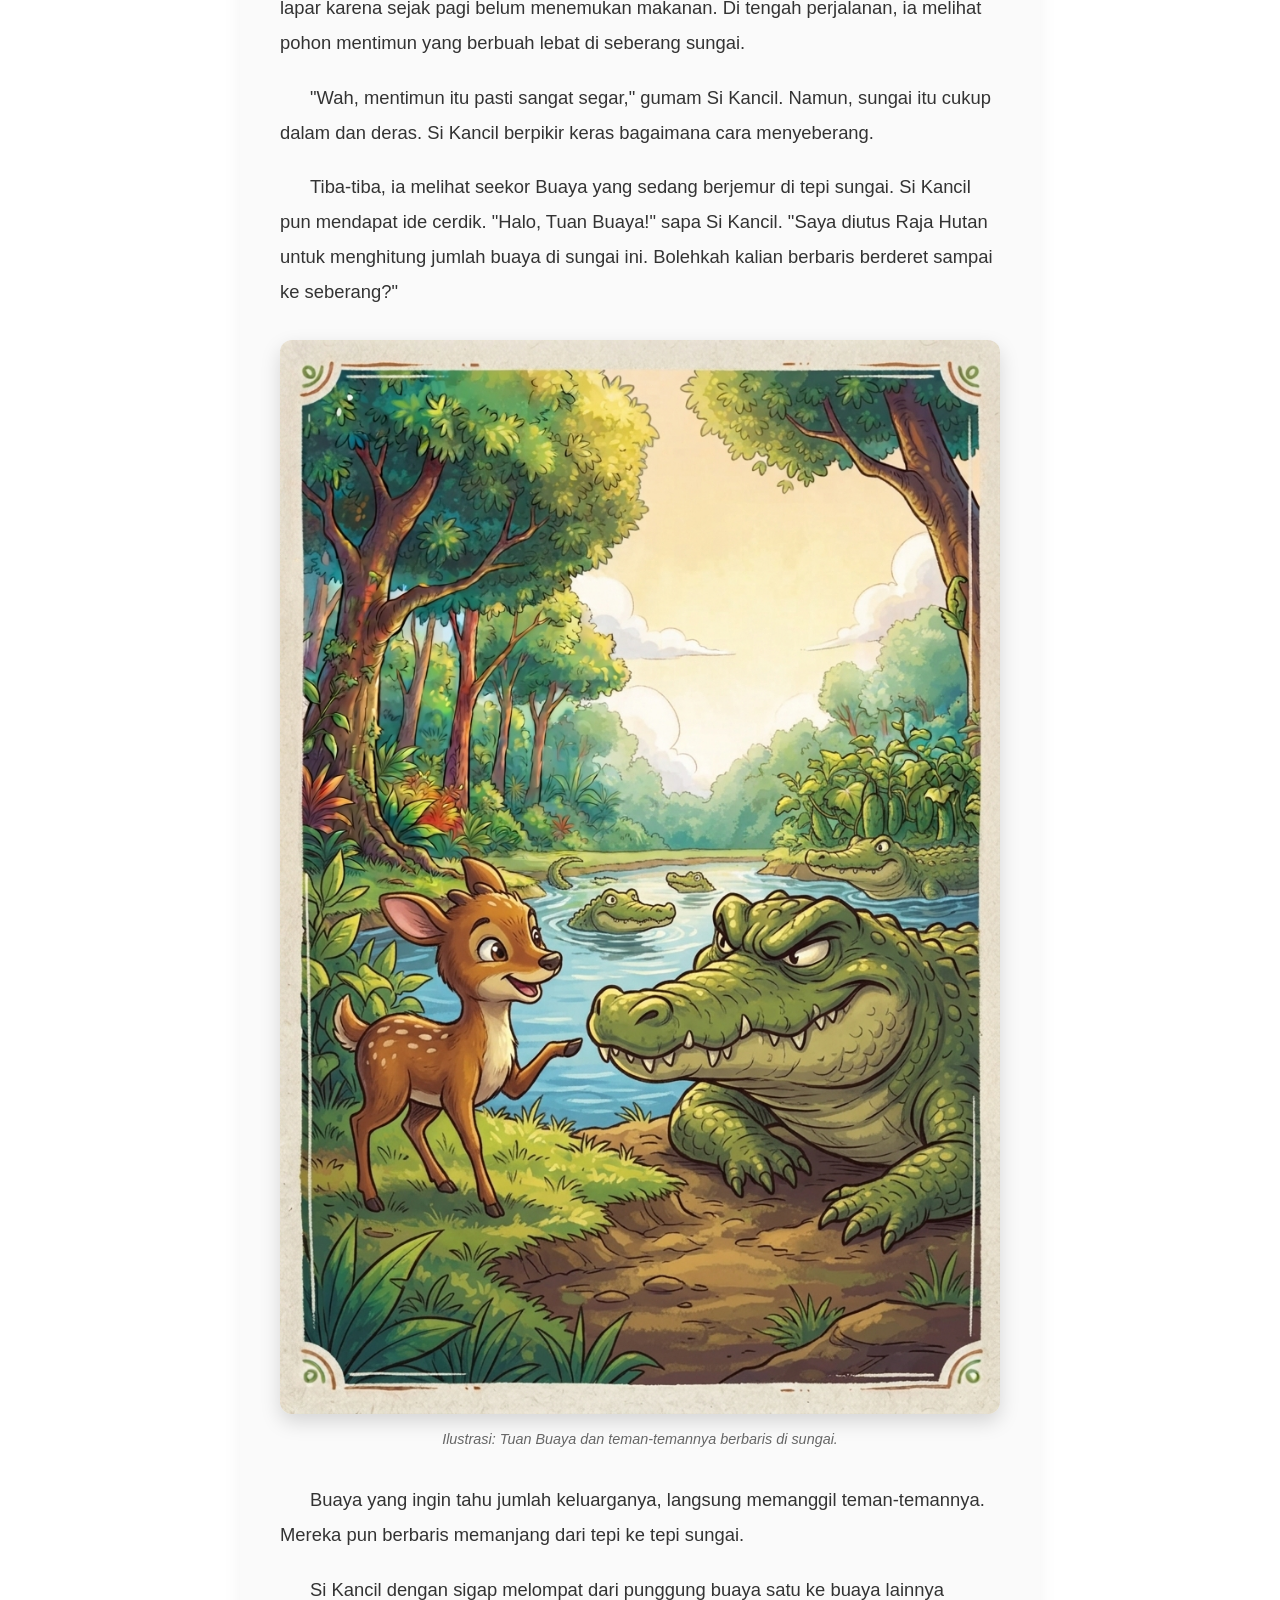
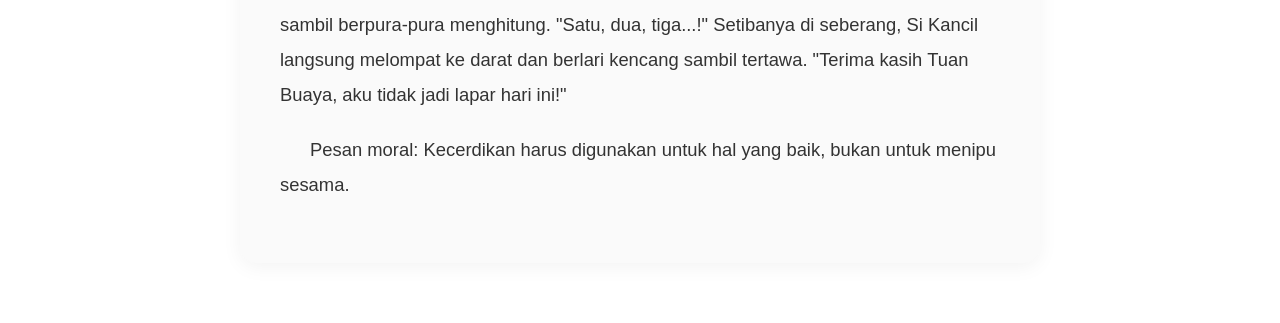
<file: buku-1.html>
<!doctype html>
<html lang="id">
  <head>
    <meta charset="utf-8">
    <meta name="viewport" content="width=device-width, initial-scale=1">
    <title>Baca: Petualangan Si Kancil - SDN Karanganyar 02</title>
    <link href="https://fonts.googleapis.com/css2?family=Material+Symbols+Rounded:opsz,wght,FILL,GRAD@20..48,400..700,0..1,0&display=swap" rel="stylesheet">
    <link rel="stylesheet" href="styles.css">
    <style>
      .reading-section { padding: 120px 24px 60px; background: #fff; }
      .reading-container { max-width: 800px; margin: 0 auto; background: #fafafa; padding: 40px; border-radius: 16px; box-shadow: 0 4px 20px rgba(0,0,0,0.05); }
      .reading-header { text-align: center; margin-bottom: 40px; padding-bottom: 20px; border-bottom: 2px dashed #ddd; }
      .reading-header h1 { color: #0f4d3c; font-size: 2.2rem; margin-bottom: 10px; }
      .reading-content { font-size: 1.15rem; line-height: 1.9; color: #333; }
      .reading-content p { margin-bottom: 20px; text-indent: 30px; }
      .reading-figure { text-align: center; margin: 30px 0; }
      .reading-figure img { max-width: 100%; height: auto; border-radius: 12px; box-shadow: 0 8px 20px rgba(0,0,0,0.15); }
      .reading-figure figcaption { font-size: 0.9rem; color: #666; margin-top: 12px; font-style: italic; }
      .btn-back { display: inline-flex; align-items: center; gap: 8px; margin-bottom: 30px; padding: 10px 20px; background: #0f4d3c; color: #fff; text-decoration: none; border-radius: 8px; font-weight: bold; transition: background 0.3s; }
      .btn-back:hover { background: #1a7a5e; }
      @media (max-width: 600px) { .reading-container { padding: 20px; } .reading-content { font-size: 1rem; } }
    </style>
  </head>
  <body>
    <main class="reading-section">
      <div class="reading-container">
        
        <a href="perpustakaan.html" class="btn-back">
          <span class="material-symbols-rounded">arrow_back</span> Kembali ke Perpustakaan
        </a>

        <div class="reading-header">
          <h1>Petualangan Si Kancil</h1>
          <p style="color: #666; margin: 0;">Kategori: Dongeng Fabel</p>
        </div>

        <div class="reading-content">
          <figure class="reading-figure">
            <!-- Sesuaikan nama file gambar kancil kamu di sini -->
            <img src="assets/kancil.jpg" alt="Ilustrasi Si Kancil" onerror="this.src='https://via.placeholder.com/600x400?text=Gambar+Belum+Ada'">
            <figcaption>Ilustrasi: Si Kancil berjalan di tepi hutan.</figcaption>
          </figure>

          <p>Pada suatu hari yang cerah, Si Kancil berjalan-jalan di tepi hutan. Ia merasa sangat lapar karena sejak pagi belum menemukan makanan. Di tengah perjalanan, ia melihat pohon mentimun yang berbuah lebat di seberang sungai.</p>
          
          <p>"Wah, mentimun itu pasti sangat segar," gumam Si Kancil. Namun, sungai itu cukup dalam dan deras. Si Kancil berpikir keras bagaimana cara menyeberang.</p>
          
          <p>Tiba-tiba, ia melihat seekor Buaya yang sedang berjemur di tepi sungai. Si Kancil pun mendapat ide cerdik. "Halo, Tuan Buaya!" sapa Si Kancil. "Saya diutus Raja Hutan untuk menghitung jumlah buaya di sungai ini. Bolehkah kalian berbaris berderet sampai ke seberang?"</p>

          <figure class="reading-figure">
            <!-- Sesuaikan nama file gambar buaya kamu di sini -->
            <img src="assets/buaya.jpg" alt="Ilustrasi Tuan Buaya" onerror="this.src='https://via.placeholder.com/600x400?text=Gambar+Belum+Ada'">
            <figcaption>Ilustrasi: Tuan Buaya dan teman-temannya berbaris di sungai.</figcaption>
          </figure>

          <p>Buaya yang ingin tahu jumlah keluarganya, langsung memanggil teman-temannya. Mereka pun berbaris memanjang dari tepi ke tepi sungai.</p>

          <p>Si Kancil dengan sigap melompat dari punggung buaya satu ke buaya lainnya sambil berpura-pura menghitung. "Satu, dua, tiga...!" Setibanya di seberang, Si Kancil langsung melompat ke darat dan berlari kencang sambil tertawa. "Terima kasih Tuan Buaya, aku tidak jadi lapar hari ini!"</p>
          
          <p>Pesan moral: Kecerdikan harus digunakan untuk hal yang baik, bukan untuk menipu sesama.</p>
        </div>
      </div>
    </main>
  </body>
</html>
</file>
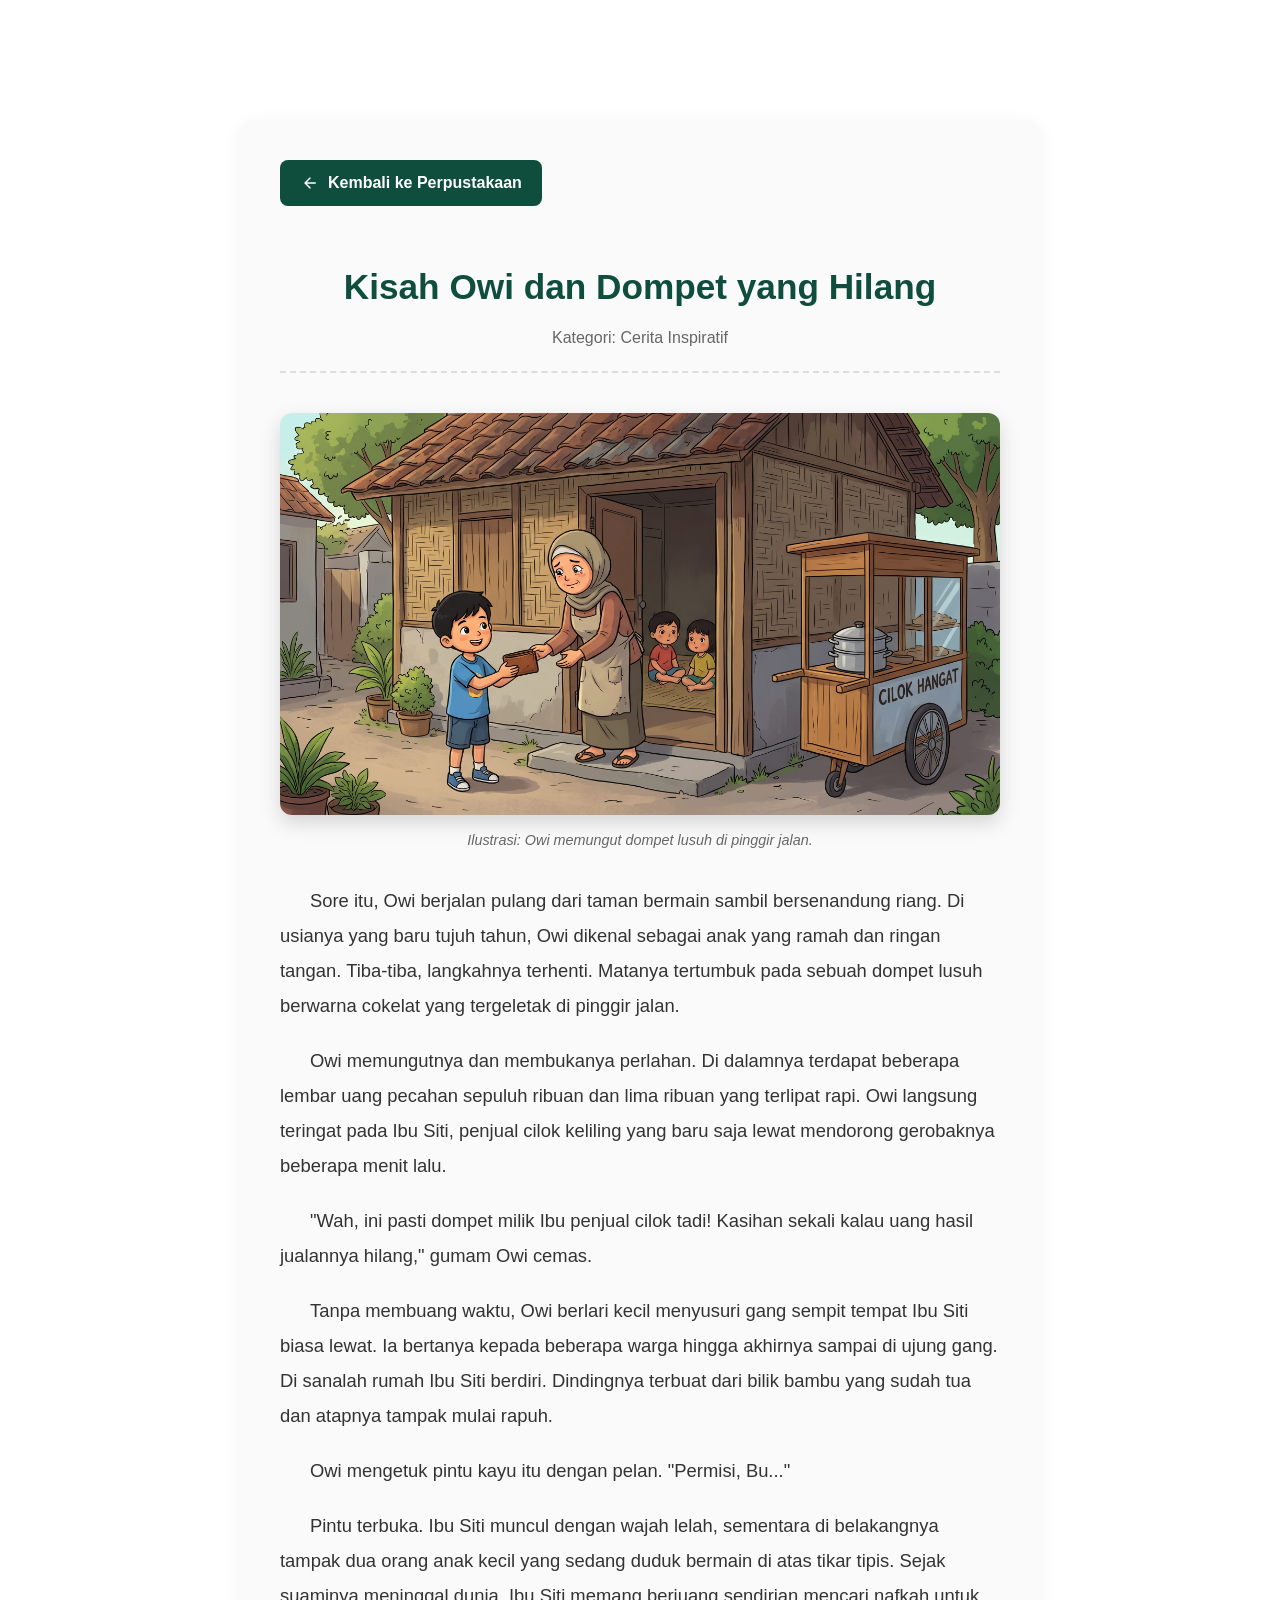
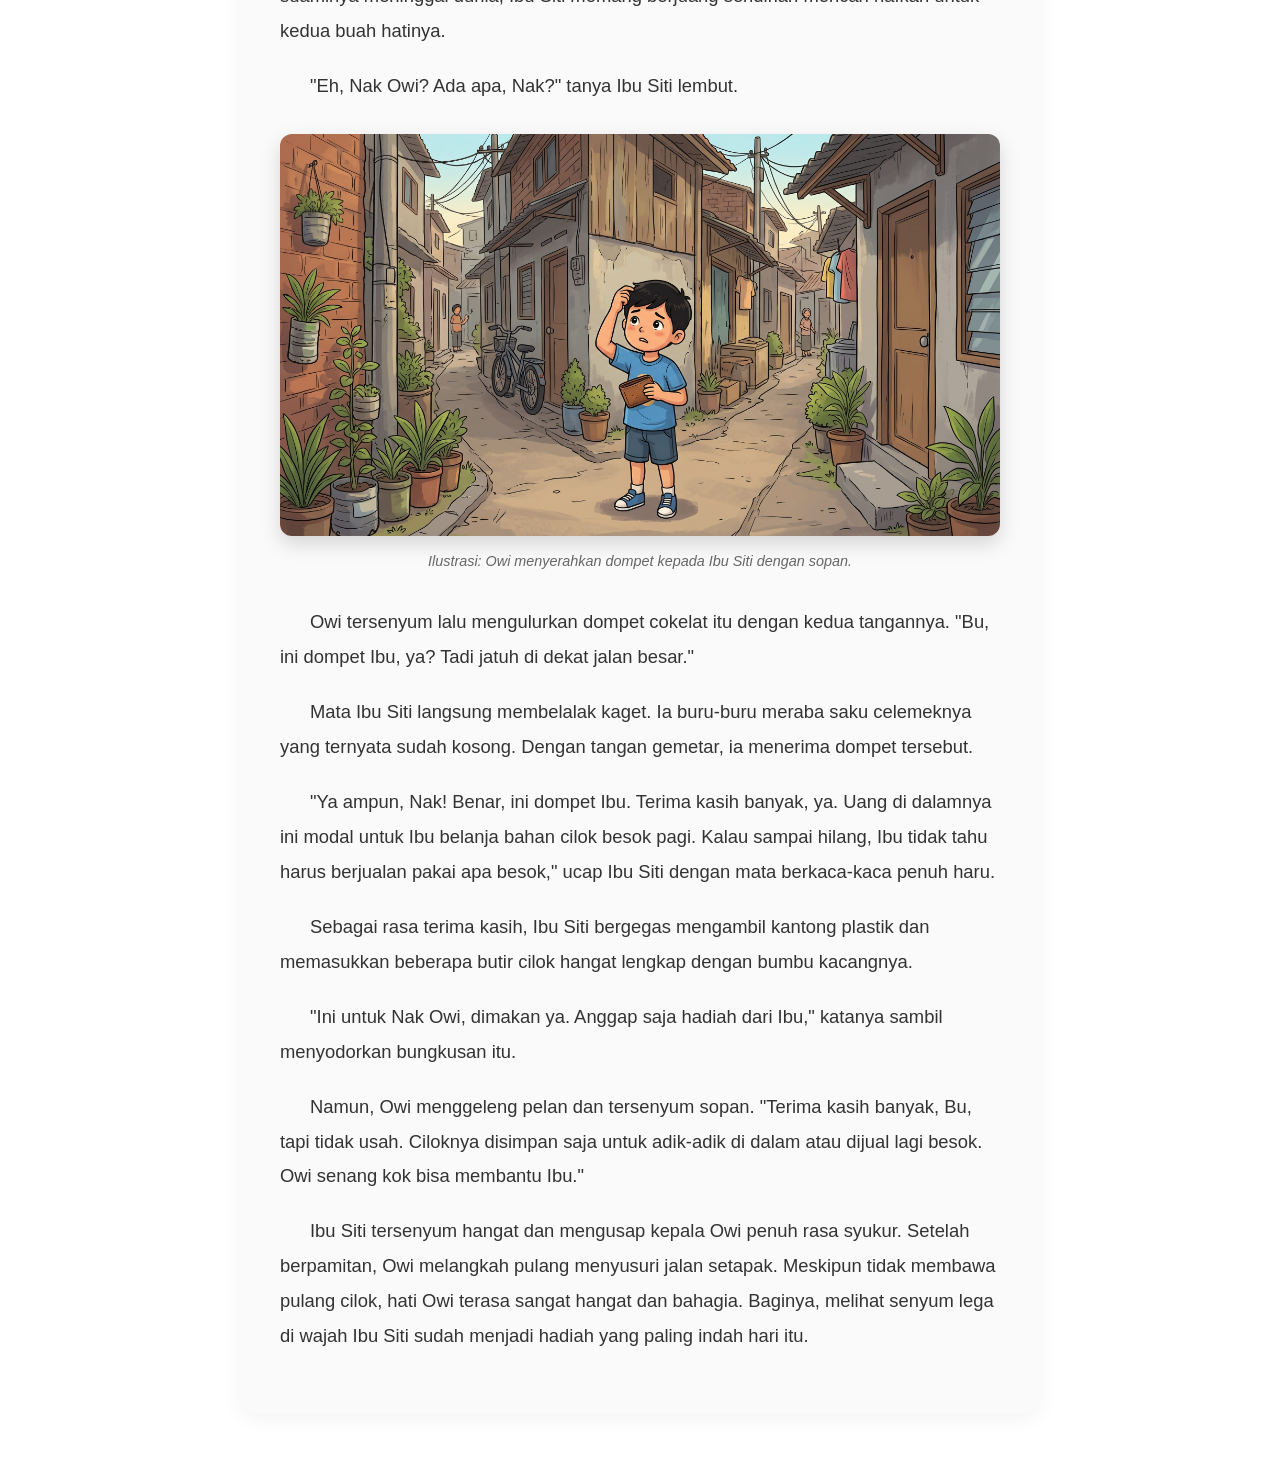
<file: buku-2.html>
<!doctype html>
<html lang="id">
  <head>
    <meta charset="utf-8">
    <meta name="viewport" content="width=device-width, initial-scale=1">
    <title>Baca: Kisah Owi - SDN Karanganyar 02</title>
    <link href="https://fonts.googleapis.com/css2?family=Material+Symbols+Rounded:opsz,wght,FILL,GRAD@20..48,400..700,0..1,0&display=swap" rel="stylesheet">
    <link rel="stylesheet" href="styles.css">
    <style>
      .reading-section { padding: 120px 24px 60px; background: #fff; }
      .reading-container { max-width: 800px; margin: 0 auto; background: #fafafa; padding: 40px; border-radius: 16px; box-shadow: 0 4px 20px rgba(0,0,0,0.05); }
      .reading-header { text-align: center; margin-bottom: 40px; padding-bottom: 20px; border-bottom: 2px dashed #ddd; }
      .reading-header h1 { color: #0f4d3c; font-size: 2.2rem; margin-bottom: 10px; }
      .reading-content { font-size: 1.15rem; line-height: 1.9; color: #333; }
      .reading-content p { margin-bottom: 20px; text-indent: 30px; }
      .reading-figure { text-align: center; margin: 30px 0; }
      .reading-figure img { max-width: 100%; height: auto; border-radius: 12px; box-shadow: 0 8px 20px rgba(0,0,0,0.15); }
      .reading-figure figcaption { font-size: 0.9rem; color: #666; margin-top: 12px; font-style: italic; }
      .btn-back { display: inline-flex; align-items: center; gap: 8px; margin-bottom: 30px; padding: 10px 20px; background: #0f4d3c; color: #fff; text-decoration: none; border-radius: 8px; font-weight: bold; transition: background 0.3s; }
      .btn-back:hover { background: #1a7a5e; }
      @media (max-width: 600px) { .reading-container { padding: 20px; } .reading-content { font-size: 1rem; } }
    </style>
  </head>
  <body>
    <main class="reading-section">
      <div class="reading-container">
        
        <a href="perpustakaan.html" class="btn-back">
          <span class="material-symbols-rounded">arrow_back</span> Kembali ke Perpustakaan
        </a>

        <div class="reading-header">
          <h1>Kisah Owi dan Dompet yang Hilang</h1>
          <p style="color: #666; margin: 0;">Kategori: Cerita Inspiratif</p>
        </div>

        <div class="reading-content">
          <figure class="reading-figure">
            <!-- Sesuaikan nama file gambar Owi kamu di sini -->
            <img src="assets/owi-1.jpg" alt="Owi menemukan dompet" onerror="this.src='https://via.placeholder.com/600x400?text=Gambar+Belum+Ada'">
            <figcaption>Ilustrasi: Owi memungut dompet lusuh di pinggir jalan.</figcaption>
          </figure>

          <p>Sore itu, Owi berjalan pulang dari taman bermain sambil bersenandung riang. Di usianya yang baru tujuh tahun, Owi dikenal sebagai anak yang ramah dan ringan tangan. Tiba-tiba, langkahnya terhenti. Matanya tertumbuk pada sebuah dompet lusuh berwarna cokelat yang tergeletak di pinggir jalan.</p>
          
          <p>Owi memungutnya dan membukanya perlahan. Di dalamnya terdapat beberapa lembar uang pecahan sepuluh ribuan dan lima ribuan yang terlipat rapi. Owi langsung teringat pada Ibu Siti, penjual cilok keliling yang baru saja lewat mendorong gerobaknya beberapa menit lalu.</p>
          
          <p>"Wah, ini pasti dompet milik Ibu penjual cilok tadi! Kasihan sekali kalau uang hasil jualannya hilang," gumam Owi cemas.</p>

          <p>Tanpa membuang waktu, Owi berlari kecil menyusuri gang sempit tempat Ibu Siti biasa lewat. Ia bertanya kepada beberapa warga hingga akhirnya sampai di ujung gang. Di sanalah rumah Ibu Siti berdiri. Dindingnya terbuat dari bilik bambu yang sudah tua dan atapnya tampak mulai rapuh.</p>

          <p>Owi mengetuk pintu kayu itu dengan pelan. "Permisi, Bu..."</p>

          <p>Pintu terbuka. Ibu Siti muncul dengan wajah lelah, sementara di belakangnya tampak dua orang anak kecil yang sedang duduk bermain di atas tikar tipis. Sejak suaminya meninggal dunia, Ibu Siti memang berjuang sendirian mencari nafkah untuk kedua buah hatinya.</p>

          <p>"Eh, Nak Owi? Ada apa, Nak?" tanya Ibu Siti lembut.</p>

          <figure class="reading-figure">
            <!-- Sesuaikan nama file gambar Owi kamu di sini -->
            <img src="assets/owi-2.jpg" alt="Owi mengembalikan dompet" onerror="this.src='https://via.placeholder.com/600x400?text=Gambar+Belum+Ada'">
            <figcaption>Ilustrasi: Owi menyerahkan dompet kepada Ibu Siti dengan sopan.</figcaption>
          </figure>

          <p>Owi tersenyum lalu mengulurkan dompet cokelat itu dengan kedua tangannya. "Bu, ini dompet Ibu, ya? Tadi jatuh di dekat jalan besar."</p>

          <p>Mata Ibu Siti langsung membelalak kaget. Ia buru-buru meraba saku celemeknya yang ternyata sudah kosong. Dengan tangan gemetar, ia menerima dompet tersebut.</p>

          <p>"Ya ampun, Nak! Benar, ini dompet Ibu. Terima kasih banyak, ya. Uang di dalamnya ini modal untuk Ibu belanja bahan cilok besok pagi. Kalau sampai hilang, Ibu tidak tahu harus berjualan pakai apa besok," ucap Ibu Siti dengan mata berkaca-kaca penuh haru.</p>

          <p>Sebagai rasa terima kasih, Ibu Siti bergegas mengambil kantong plastik dan memasukkan beberapa butir cilok hangat lengkap dengan bumbu kacangnya.</p>

          <p>"Ini untuk Nak Owi, dimakan ya. Anggap saja hadiah dari Ibu," katanya sambil menyodorkan bungkusan itu.</p>

          <p>Namun, Owi menggeleng pelan dan tersenyum sopan. "Terima kasih banyak, Bu, tapi tidak usah. Ciloknya disimpan saja untuk adik-adik di dalam atau dijual lagi besok. Owi senang kok bisa membantu Ibu."</p>

          <p>Ibu Siti tersenyum hangat dan mengusap kepala Owi penuh rasa syukur. Setelah berpamitan, Owi melangkah pulang menyusuri jalan setapak. Meskipun tidak membawa pulang cilok, hati Owi terasa sangat hangat dan bahagia. Baginya, melihat senyum lega di wajah Ibu Siti sudah menjadi hadiah yang paling indah hari itu.</p>
        </div>
      </div>
    </main>
  </body>
</html>
</file>
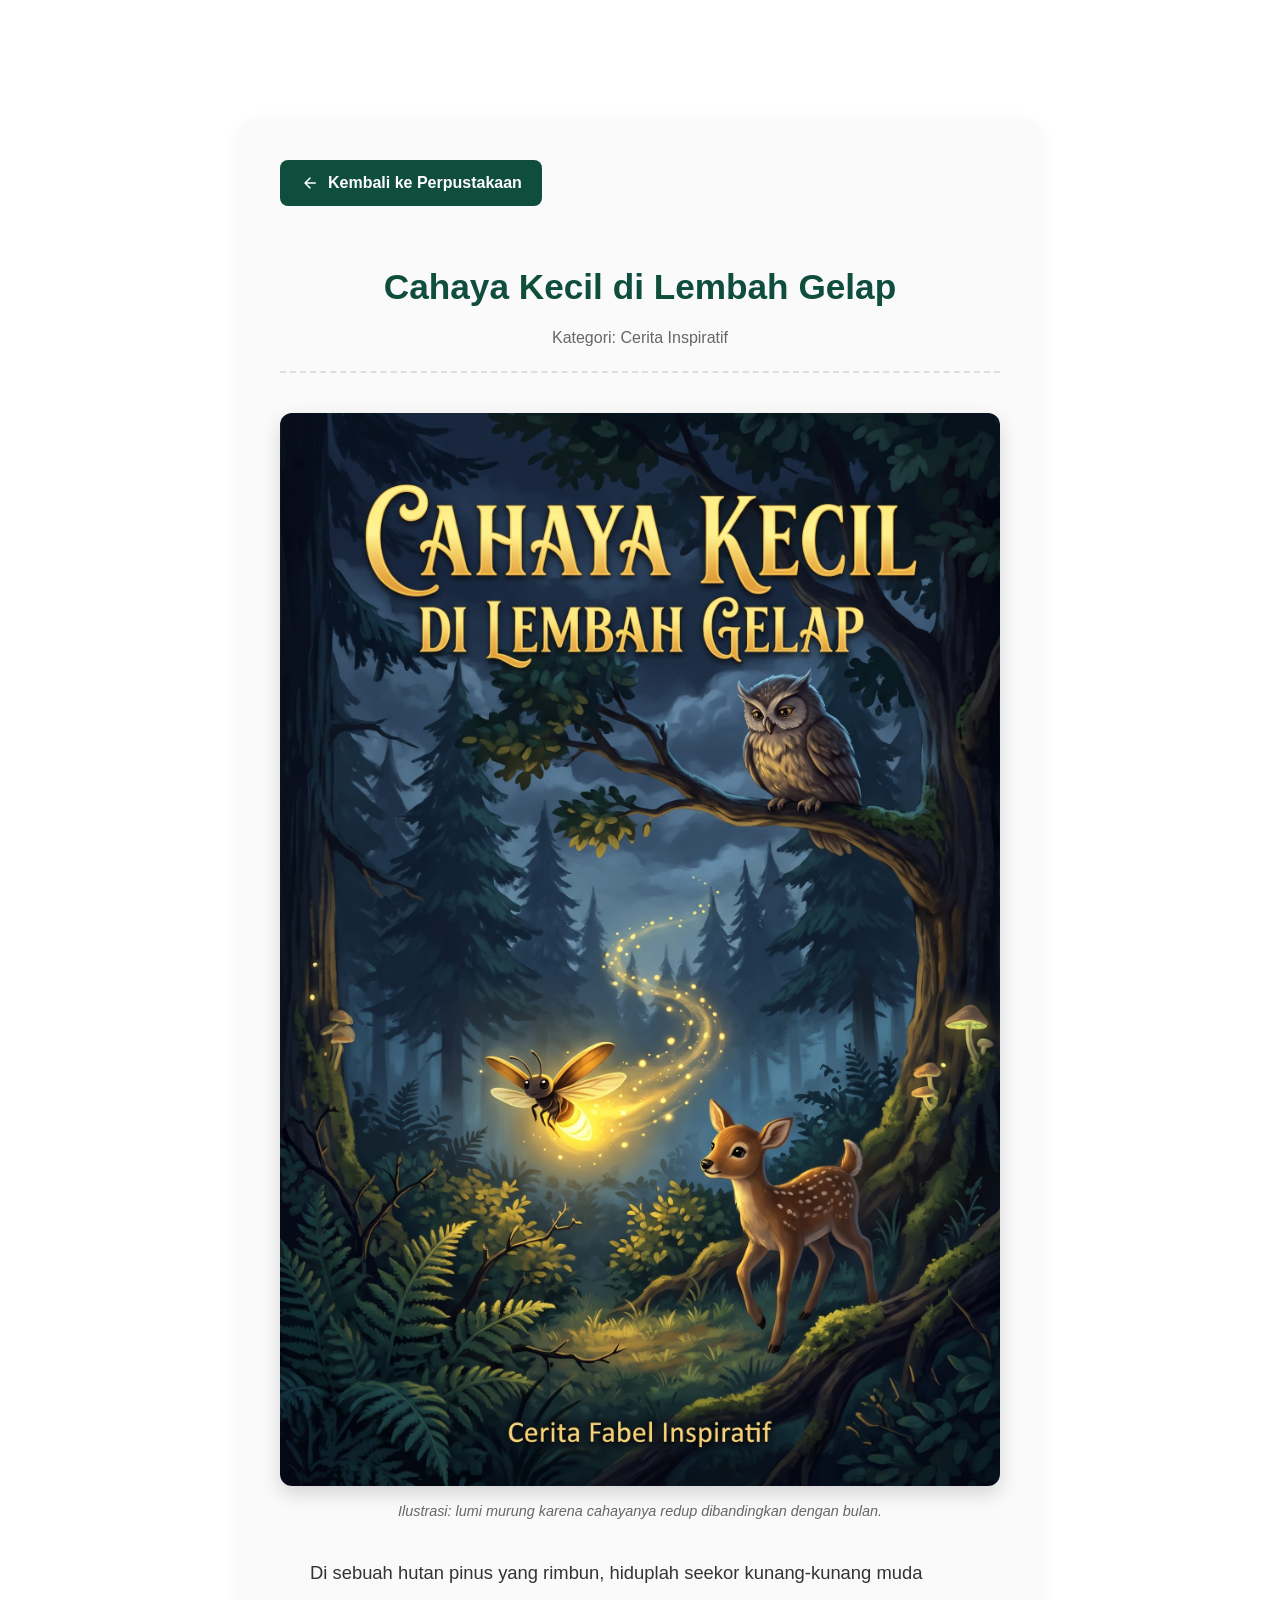
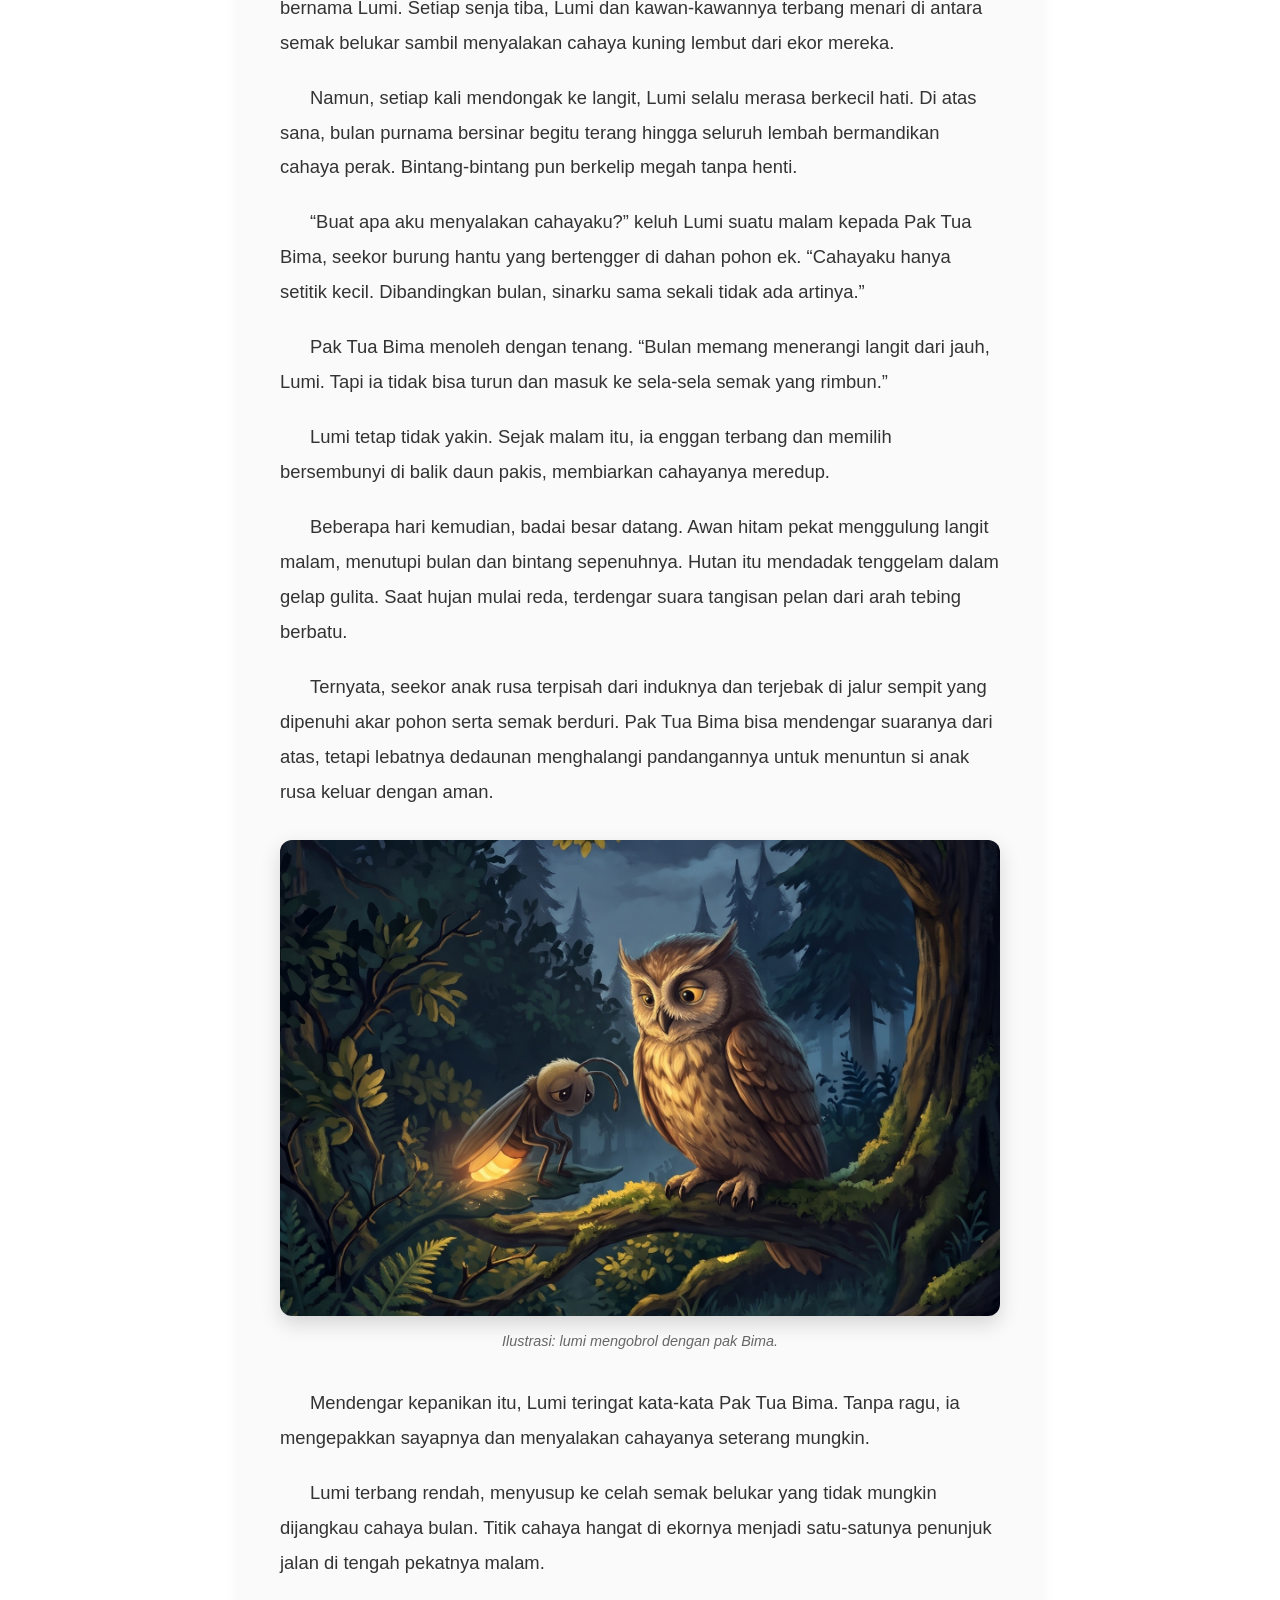
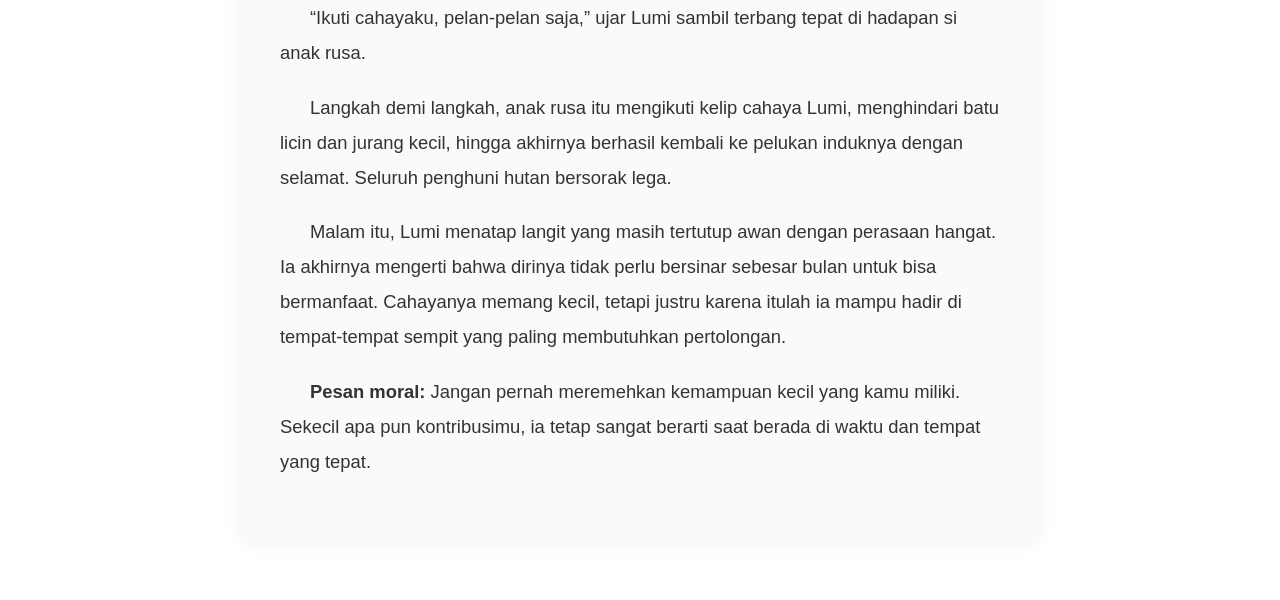
<file: buku-3.html>
<!doctype html>
<html lang="id">
  <head>
    <meta charset="utf-8">
    <meta name="viewport" content="width=device-width, initial-scale=1">
    <title>Baca: Cahaya Kecil di Lembah Gelap</title>
    <link href="https://fonts.googleapis.com/css2?family=Material+Symbols+Rounded:opsz,wght,FILL,GRAD@20..48,400..700,0..1,0&display=swap" rel="stylesheet">
    <link rel="stylesheet" href="styles.css">
    <style>
      .reading-section { padding: 120px 24px 60px; background: #fff; }
      .reading-container { max-width: 800px; margin: 0 auto; background: #fafafa; padding: 40px; border-radius: 16px; box-shadow: 0 4px 20px rgba(0,0,0,0.05); }
      .reading-header { text-align: center; margin-bottom: 40px; padding-bottom: 20px; border-bottom: 2px dashed #ddd; }
      .reading-header h1 { color: #0f4d3c; font-size: 2.2rem; margin-bottom: 10px; }
      .reading-content { font-size: 1.15rem; line-height: 1.9; color: #333; }
      .reading-content p { margin-bottom: 20px; text-indent: 30px; }
      .reading-figure { text-align: center; margin: 30px 0; }
      .reading-figure img { max-width: 100%; height: auto; border-radius: 12px; box-shadow: 0 8px 20px rgba(0,0,0,0.15); }
      .reading-figure figcaption { font-size: 0.9rem; color: #666; margin-top: 12px; font-style: italic; }
      .btn-back { display: inline-flex; align-items: center; gap: 8px; margin-bottom: 30px; padding: 10px 20px; background: #0f4d3c; color: #fff; text-decoration: none; border-radius: 8px; font-weight: bold; transition: background 0.3s; }
      .btn-back:hover { background: #1a7a5e; }
      @media (max-width: 600px) { .reading-container { padding: 20px; } .reading-content { font-size: 1rem; } }
    </style>
  </head>
  <body>
    <main class="reading-section">
      <div class="reading-container">
        
        <a href="perpustakaan.html" class="btn-back">
          <span class="material-symbols-rounded">arrow_back</span> Kembali ke Perpustakaan
        </a>

        <div class="reading-header">
          <h1>Cahaya Kecil di Lembah Gelap</h1>
          <p style="color: #666; margin: 0;">Kategori: Cerita Inspiratif</p>
        </div>

        <div class="reading-content">
          <figure class="reading-figure">
            <!-- Sesuaikan nama file gambar Owi kamu di sini -->
            <img src="assets/lumi-1.jpg" alt="lumi yang murung" onerror="this.src='https://via.placeholder.com/600x400?text=Gambar+Belum+Ada'">
            <figcaption>Ilustrasi: lumi murung karena cahayanya redup dibandingkan dengan bulan.</figcaption>
          </figure>

         <p>Di sebuah hutan pinus yang rimbun, hiduplah seekor kunang-kunang muda bernama Lumi. Setiap senja tiba, Lumi dan kawan-kawannya terbang menari di antara semak belukar sambil menyalakan cahaya kuning lembut dari ekor mereka.</p>
          
          <p>Namun, setiap kali mendongak ke langit, Lumi selalu merasa berkecil hati. Di atas sana, bulan purnama bersinar begitu terang hingga seluruh lembah bermandikan cahaya perak. Bintang-bintang pun berkelip megah tanpa henti.</p>
          
          <p>“Buat apa aku menyalakan cahayaku?” keluh Lumi suatu malam kepada Pak Tua Bima, seekor burung hantu yang bertengger di dahan pohon ek. “Cahayaku hanya setitik kecil. Dibandingkan bulan, sinarku sama sekali tidak ada artinya.”</p>

          <p>Pak Tua Bima menoleh dengan tenang. “Bulan memang menerangi langit dari jauh, Lumi. Tapi ia tidak bisa turun dan masuk ke sela-sela semak yang rimbun.”</p>

          <p>Lumi tetap tidak yakin. Sejak malam itu, ia enggan terbang dan memilih bersembunyi di balik daun pakis, membiarkan cahayanya meredup.</p>

          <p>Beberapa hari kemudian, badai besar datang. Awan hitam pekat menggulung langit malam, menutupi bulan dan bintang sepenuhnya. Hutan itu mendadak tenggelam dalam gelap gulita. Saat hujan mulai reda, terdengar suara tangisan pelan dari arah tebing berbatu.</p>

          <p>Ternyata, seekor anak rusa terpisah dari induknya dan terjebak di jalur sempit yang dipenuhi akar pohon serta semak berduri. Pak Tua Bima bisa mendengar suaranya dari atas, tetapi lebatnya dedaunan menghalangi pandangannya untuk menuntun si anak rusa keluar dengan aman.</p>

          <figure class="reading-figure">
            <!-- Sesuaikan nama file gambar Owi kamu di sini -->
            <img src="assets/lumi-3.jpg" alt="lumi mengobrol dengan pak Bima" onerror="this.src='https://via.placeholder.com/600x400?text=Gambar+Belum+Ada'">
            <figcaption>Ilustrasi: lumi mengobrol dengan pak Bima.</figcaption>
          </figure>

          <p>Mendengar kepanikan itu, Lumi teringat kata-kata Pak Tua Bima. Tanpa ragu, ia mengepakkan sayapnya dan menyalakan cahayanya seterang mungkin.</p>

          <p>Lumi terbang rendah, menyusup ke celah semak belukar yang tidak mungkin dijangkau cahaya bulan. Titik cahaya hangat di ekornya menjadi satu-satunya penunjuk jalan di tengah pekatnya malam.</p>

          <p>“Ikuti cahayaku, pelan-pelan saja,” ujar Lumi sambil terbang tepat di hadapan si anak rusa.</p>

          <p>Langkah demi langkah, anak rusa itu mengikuti kelip cahaya Lumi, menghindari batu licin dan jurang kecil, hingga akhirnya berhasil kembali ke pelukan induknya dengan selamat. Seluruh penghuni hutan bersorak lega.</p>

          <p>Malam itu, Lumi menatap langit yang masih tertutup awan dengan perasaan hangat. Ia akhirnya mengerti bahwa dirinya tidak perlu bersinar sebesar bulan untuk bisa bermanfaat. Cahayanya memang kecil, tetapi justru karena itulah ia mampu hadir di tempat-tempat sempit yang paling membutuhkan pertolongan.</p>
          
          <p><strong>Pesan moral:</strong> Jangan pernah meremehkan kemampuan kecil yang kamu miliki. Sekecil apa pun kontribusimu, ia tetap sangat berarti saat berada di waktu dan tempat yang tepat.</p>
        </div>
      </div>
    </main>
  </body>
</html>
</file>
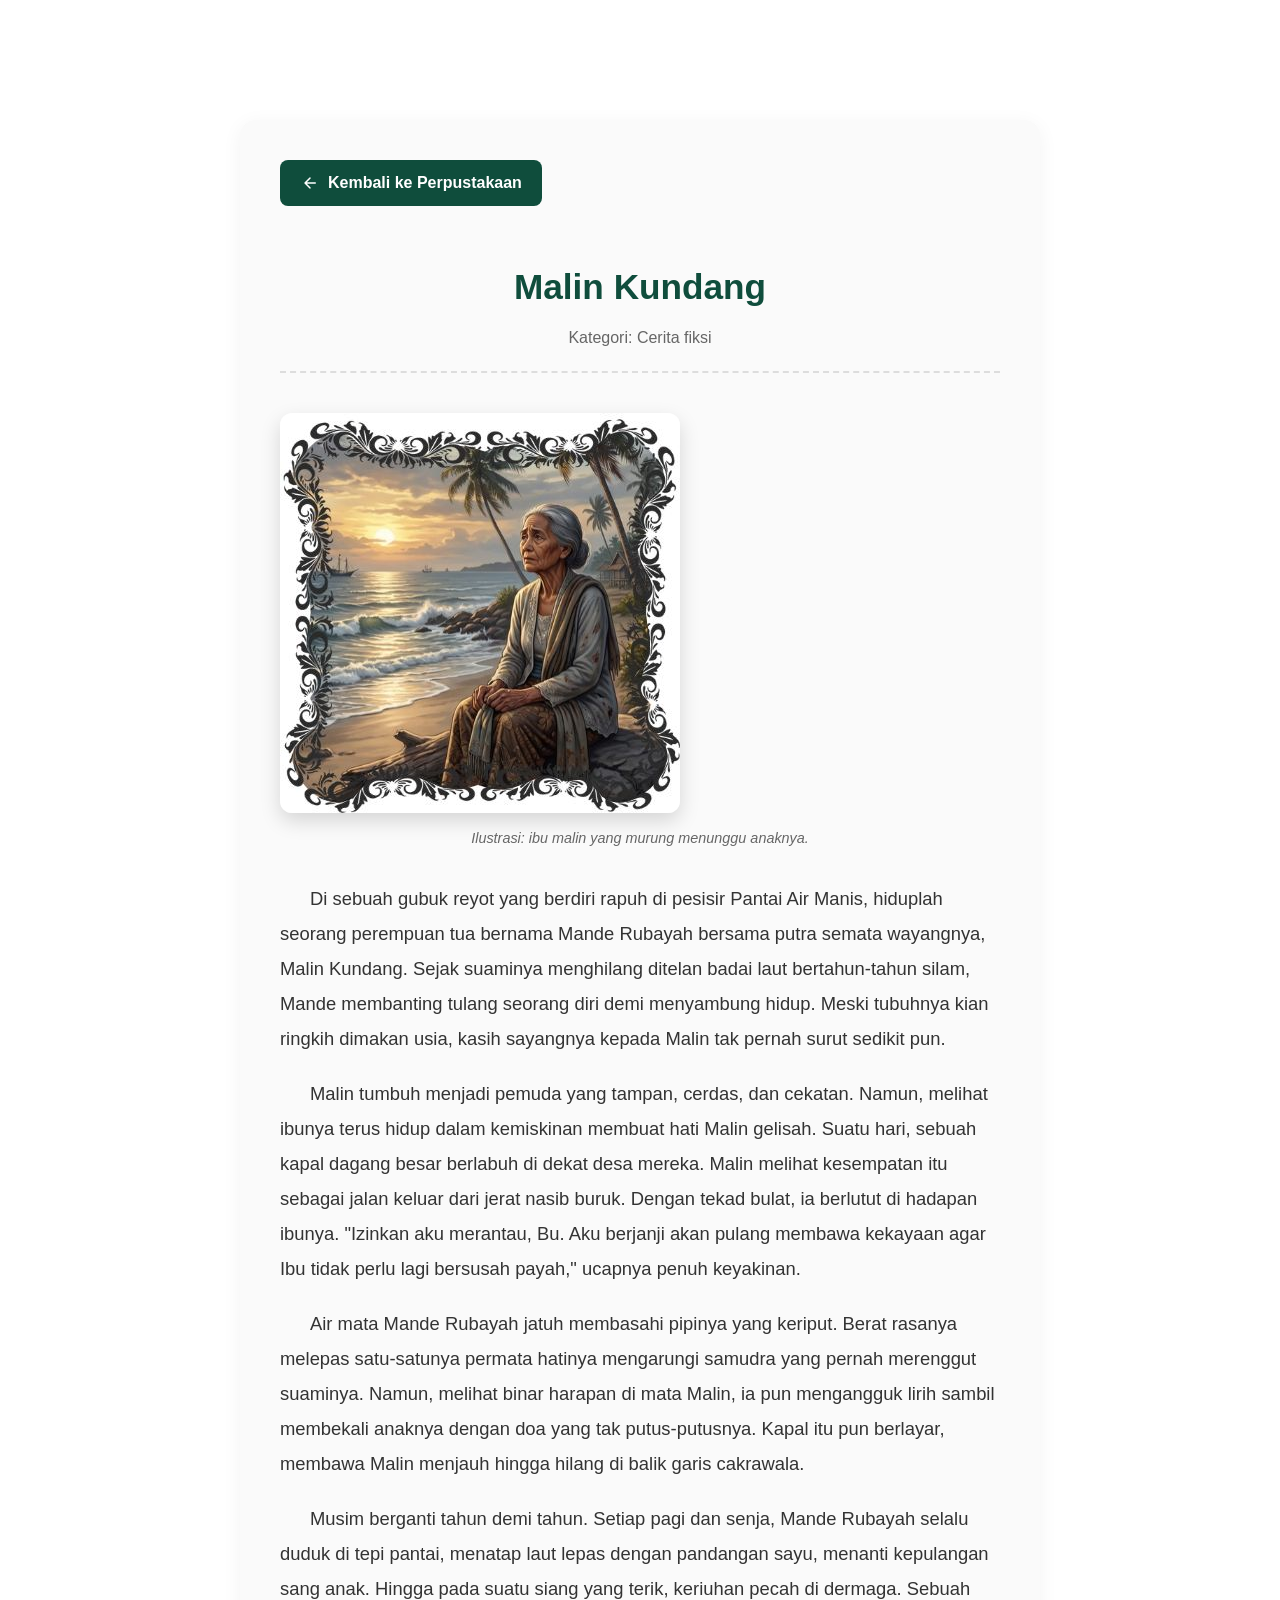
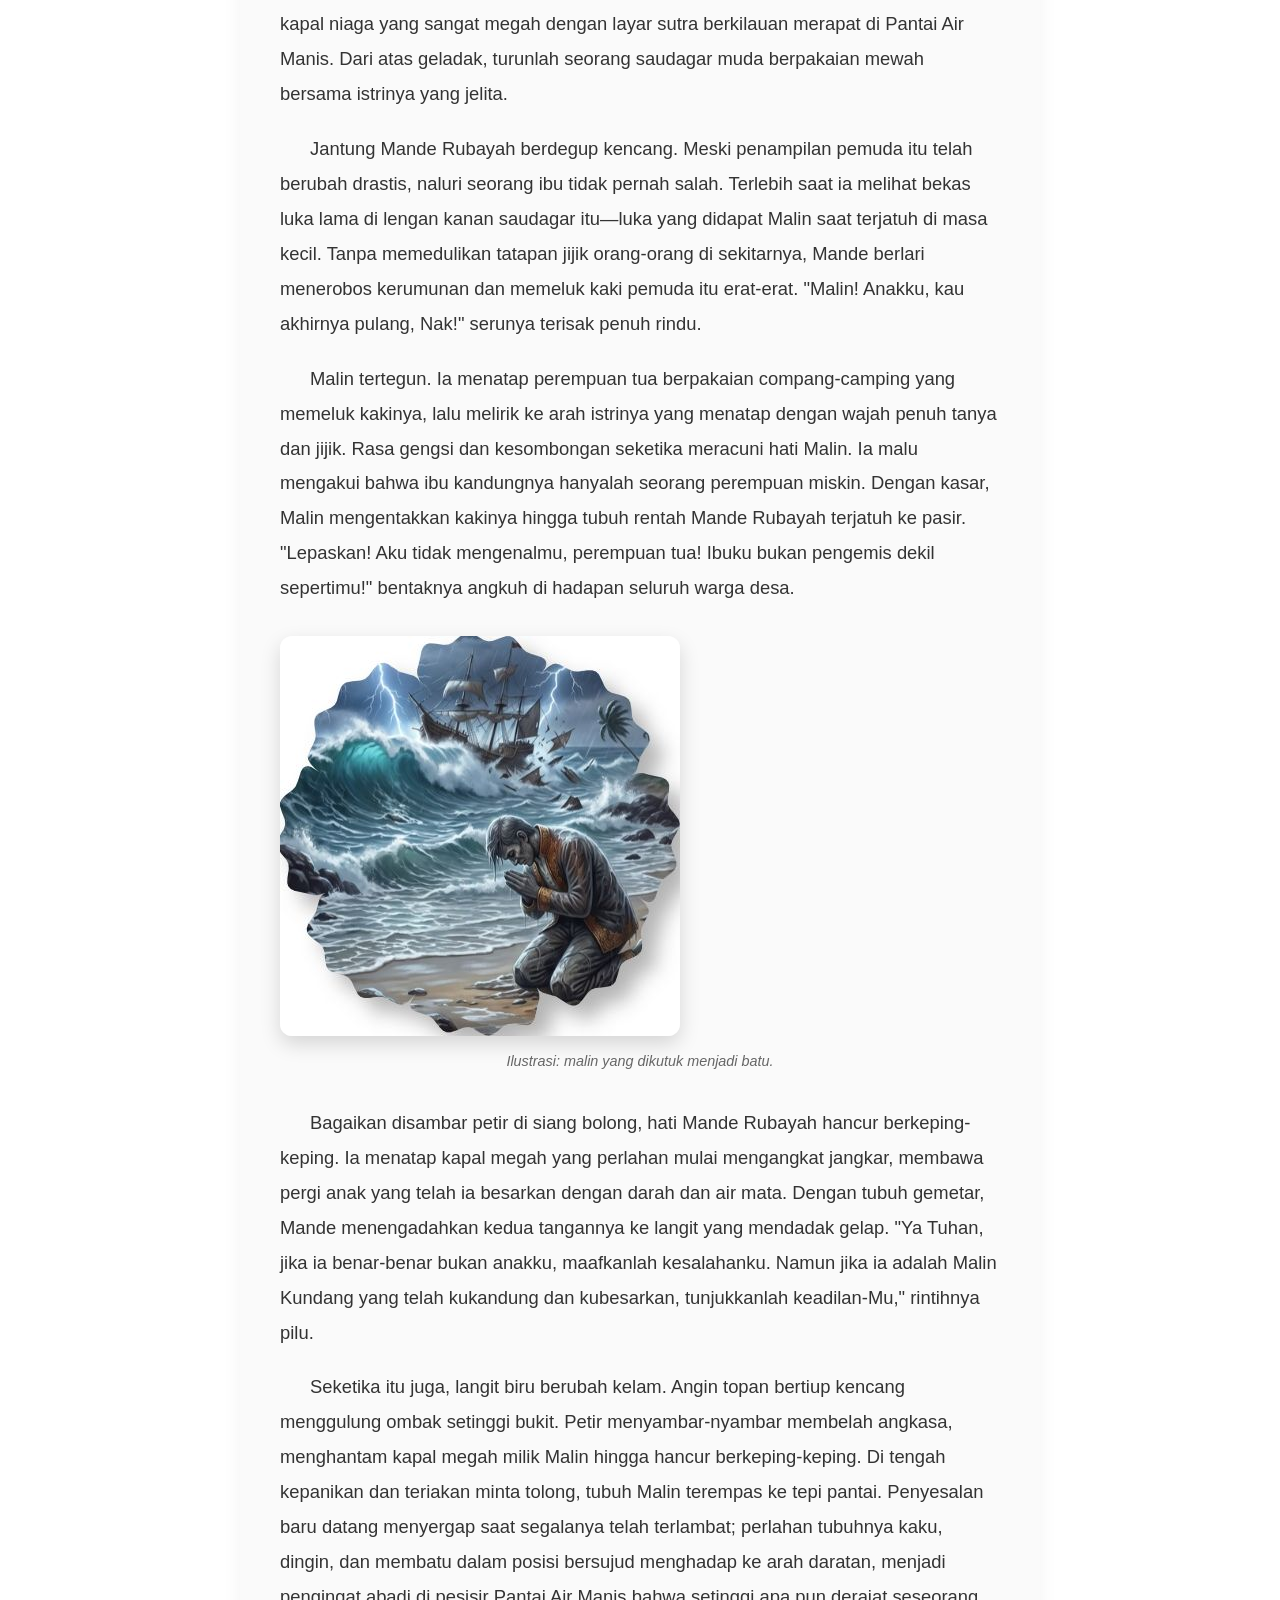
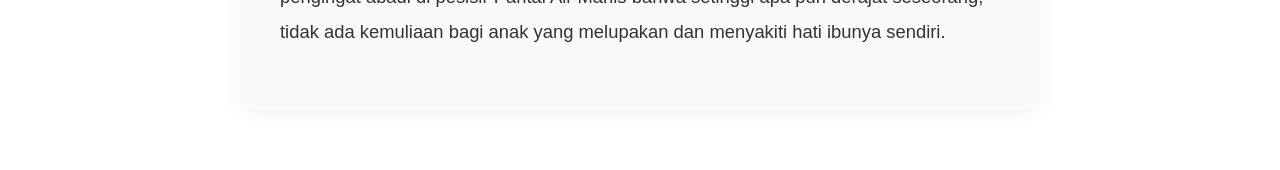
<file: buku-4.html>
<!doctype html>
<html lang="id">
  <head>
    <meta charset="utf-8">
    <meta name="viewport" content="width=device-width, initial-scale=1">
    <title>Baca: Malin Kundang</title>
    <link href="https://fonts.googleapis.com/css2?family=Material+Symbols+Rounded:opsz,wght,FILL,GRAD@20..48,400..700,0..1,0&display=swap" rel="stylesheet">
    <link rel="stylesheet" href="styles.css">
    <style>
      .reading-section { padding: 120px 24px 60px; background: #fff; }
      .reading-container { max-width: 800px; margin: 0 auto; background: #fafafa; padding: 40px; border-radius: 16px; box-shadow: 0 4px 20px rgba(0,0,0,0.05); }
      .reading-header { text-align: center; margin-bottom: 40px; padding-bottom: 20px; border-bottom: 2px dashed #ddd; }
      .reading-header h1 { color: #0f4d3c; font-size: 2.2rem; margin-bottom: 10px; }
      .reading-content { font-size: 1.15rem; line-height: 1.9; color: #333; }
      .reading-content p { margin-bottom: 20px; text-indent: 30px; }
      .reading-figure { text-align: center; margin: 30px 0; }
      .reading-figure img { max-width: 100%; height: auto; border-radius: 12px; box-shadow: 0 8px 20px rgba(0,0,0,0.15); }
      .reading-figure figcaption { font-size: 0.9rem; color: #666; margin-top: 12px; font-style: italic; }
      .btn-back { display: inline-flex; align-items: center; gap: 8px; margin-bottom: 30px; padding: 10px 20px; background: #0f4d3c; color: #fff; text-decoration: none; border-radius: 8px; font-weight: bold; transition: background 0.3s; }
      .btn-back:hover { background: #1a7a5e; }
      @media (max-width: 600px) { .reading-container { padding: 20px; } .reading-content { font-size: 1rem; } }
    </style>
  </head>
  <body>
    <main class="reading-section">
      <div class="reading-container">
        
        <a href="perpustakaan.html" class="btn-back">
          <span class="material-symbols-rounded">arrow_back</span> Kembali ke Perpustakaan
        </a>

        <div class="reading-header">
          <h1>Malin Kundang </h1>
          <p style="color: #666; margin: 0;">Kategori: Cerita fiksi</p>
        </div>

        <div class="reading-content">
          <figure class="reading-figure">
            <!-- Sesuaikan nama file gambar Owi kamu di sini -->
            <img src="assets/malin-1.jpg" alt="ibu malin yang murung menunggu anaknya" onerror="this.src='https://via.placeholder.com/600x400?text=Gambar+Belum+Ada'">
            <figcaption>Ilustrasi: ibu malin yang murung menunggu anaknya.</figcaption>
          </figure>

<p>Di sebuah gubuk reyot yang berdiri rapuh di pesisir Pantai Air Manis, hiduplah seorang perempuan tua bernama Mande Rubayah bersama putra semata wayangnya, Malin Kundang. Sejak suaminya menghilang ditelan badai laut bertahun-tahun silam, Mande membanting tulang seorang diri demi menyambung hidup. Meski tubuhnya kian ringkih dimakan usia, kasih sayangnya kepada Malin tak pernah surut sedikit pun.</p>
          
          <p>Malin tumbuh menjadi pemuda yang tampan, cerdas, dan cekatan. Namun, melihat ibunya terus hidup dalam kemiskinan membuat hati Malin gelisah. Suatu hari, sebuah kapal dagang besar berlabuh di dekat desa mereka. Malin melihat kesempatan itu sebagai jalan keluar dari jerat nasib buruk. Dengan tekad bulat, ia berlutut di hadapan ibunya. "Izinkan aku merantau, Bu. Aku berjanji akan pulang membawa kekayaan agar Ibu tidak perlu lagi bersusah payah," ucapnya penuh keyakinan.</p>
          
          <p>Air mata Mande Rubayah jatuh membasahi pipinya yang keriput. Berat rasanya melepas satu-satunya permata hatinya mengarungi samudra yang pernah merenggut suaminya. Namun, melihat binar harapan di mata Malin, ia pun mengangguk lirih sambil membekali anaknya dengan doa yang tak putus-putusnya. Kapal itu pun berlayar, membawa Malin menjauh hingga hilang di balik garis cakrawala.</p>

          <p>Musim berganti tahun demi tahun. Setiap pagi dan senja, Mande Rubayah selalu duduk di tepi pantai, menatap laut lepas dengan pandangan sayu, menanti kepulangan sang anak. Hingga pada suatu siang yang terik, keriuhan pecah di dermaga. Sebuah kapal niaga yang sangat megah dengan layar sutra berkilauan merapat di Pantai Air Manis. Dari atas geladak, turunlah seorang saudagar muda berpakaian mewah bersama istrinya yang jelita.</p>
       <p>Jantung Mande Rubayah berdegup kencang. Meski penampilan pemuda itu telah berubah drastis, naluri seorang ibu tidak pernah salah. Terlebih saat ia melihat bekas luka lama di lengan kanan saudagar itu—luka yang didapat Malin saat terjatuh di masa kecil. Tanpa memedulikan tatapan jijik orang-orang di sekitarnya, Mande berlari menerobos kerumunan dan memeluk kaki pemuda itu erat-erat. "Malin! Anakku, kau akhirnya pulang, Nak!" serunya terisak penuh rindu.</p>

          <p>Malin tertegun. Ia menatap perempuan tua berpakaian compang-camping yang memeluk kakinya, lalu melirik ke arah istrinya yang menatap dengan wajah penuh tanya dan jijik. Rasa gengsi dan kesombongan seketika meracuni hati Malin. Ia malu mengakui bahwa ibu kandungnya hanyalah seorang perempuan miskin. Dengan kasar, Malin mengentakkan kakinya hingga tubuh rentah Mande Rubayah terjatuh ke pasir. "Lepaskan! Aku tidak mengenalmu, perempuan tua! Ibuku bukan pengemis dekil sepertimu!" bentaknya angkuh di hadapan seluruh warga desa.</p>
          <figure class="reading-figure">
            <!-- Sesuaikan nama file gambar Owi kamu di sini -->
            <img src="assets/malin-2.jpg" alt="malin yang dikutuk menjadi batu" onerror="this.src='https://via.placeholder.com/600x400?text=Gambar+Belum+Ada'">
            <figcaption>Ilustrasi: malin yang dikutuk menjadi batu.</figcaption>
          </figure>
<p>Bagaikan disambar petir di siang bolong, hati Mande Rubayah hancur berkeping-keping. Ia menatap kapal megah yang perlahan mulai mengangkat jangkar, membawa pergi anak yang telah ia besarkan dengan darah dan air mata. Dengan tubuh gemetar, Mande menengadahkan kedua tangannya ke langit yang mendadak gelap. "Ya Tuhan, jika ia benar-benar bukan anakku, maafkanlah kesalahanku. Namun jika ia adalah Malin Kundang yang telah kukandung dan kubesarkan, tunjukkanlah keadilan-Mu," rintihnya pilu.</p>

          <p>Seketika itu juga, langit biru berubah kelam. Angin topan bertiup kencang menggulung ombak setinggi bukit. Petir menyambar-nyambar membelah angkasa, menghantam kapal megah milik Malin hingga hancur berkeping-keping. Di tengah kepanikan dan teriakan minta tolong, tubuh Malin terempas ke tepi pantai. Penyesalan baru datang menyergap saat segalanya telah terlambat; perlahan tubuhnya kaku, dingin, dan membatu dalam posisi bersujud menghadap ke arah daratan, menjadi pengingat abadi di pesisir Pantai Air Manis bahwa setinggi apa pun derajat seseorang, tidak ada kemuliaan bagi anak yang melupakan dan menyakiti hati ibunya sendiri.</p>
                    
        </div>
      </div>
    </main>
  </body>
</html>
</file>
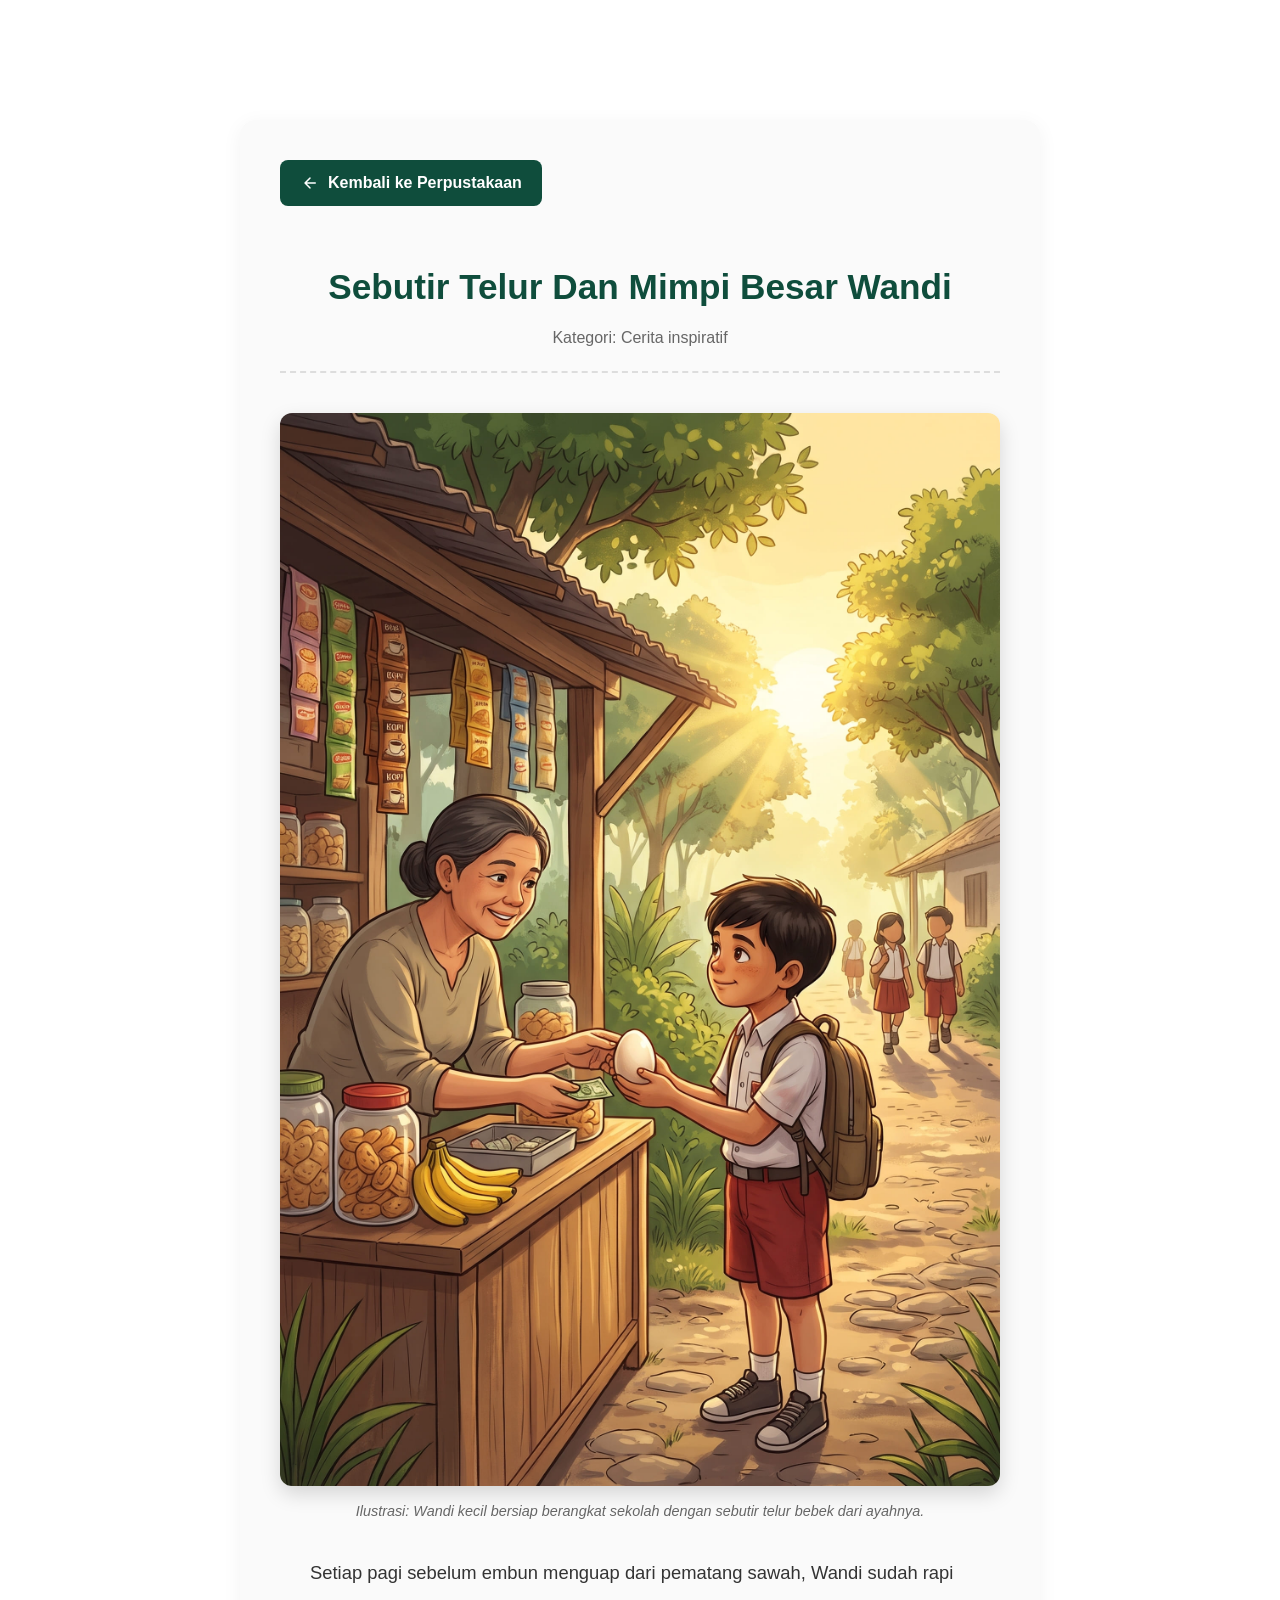
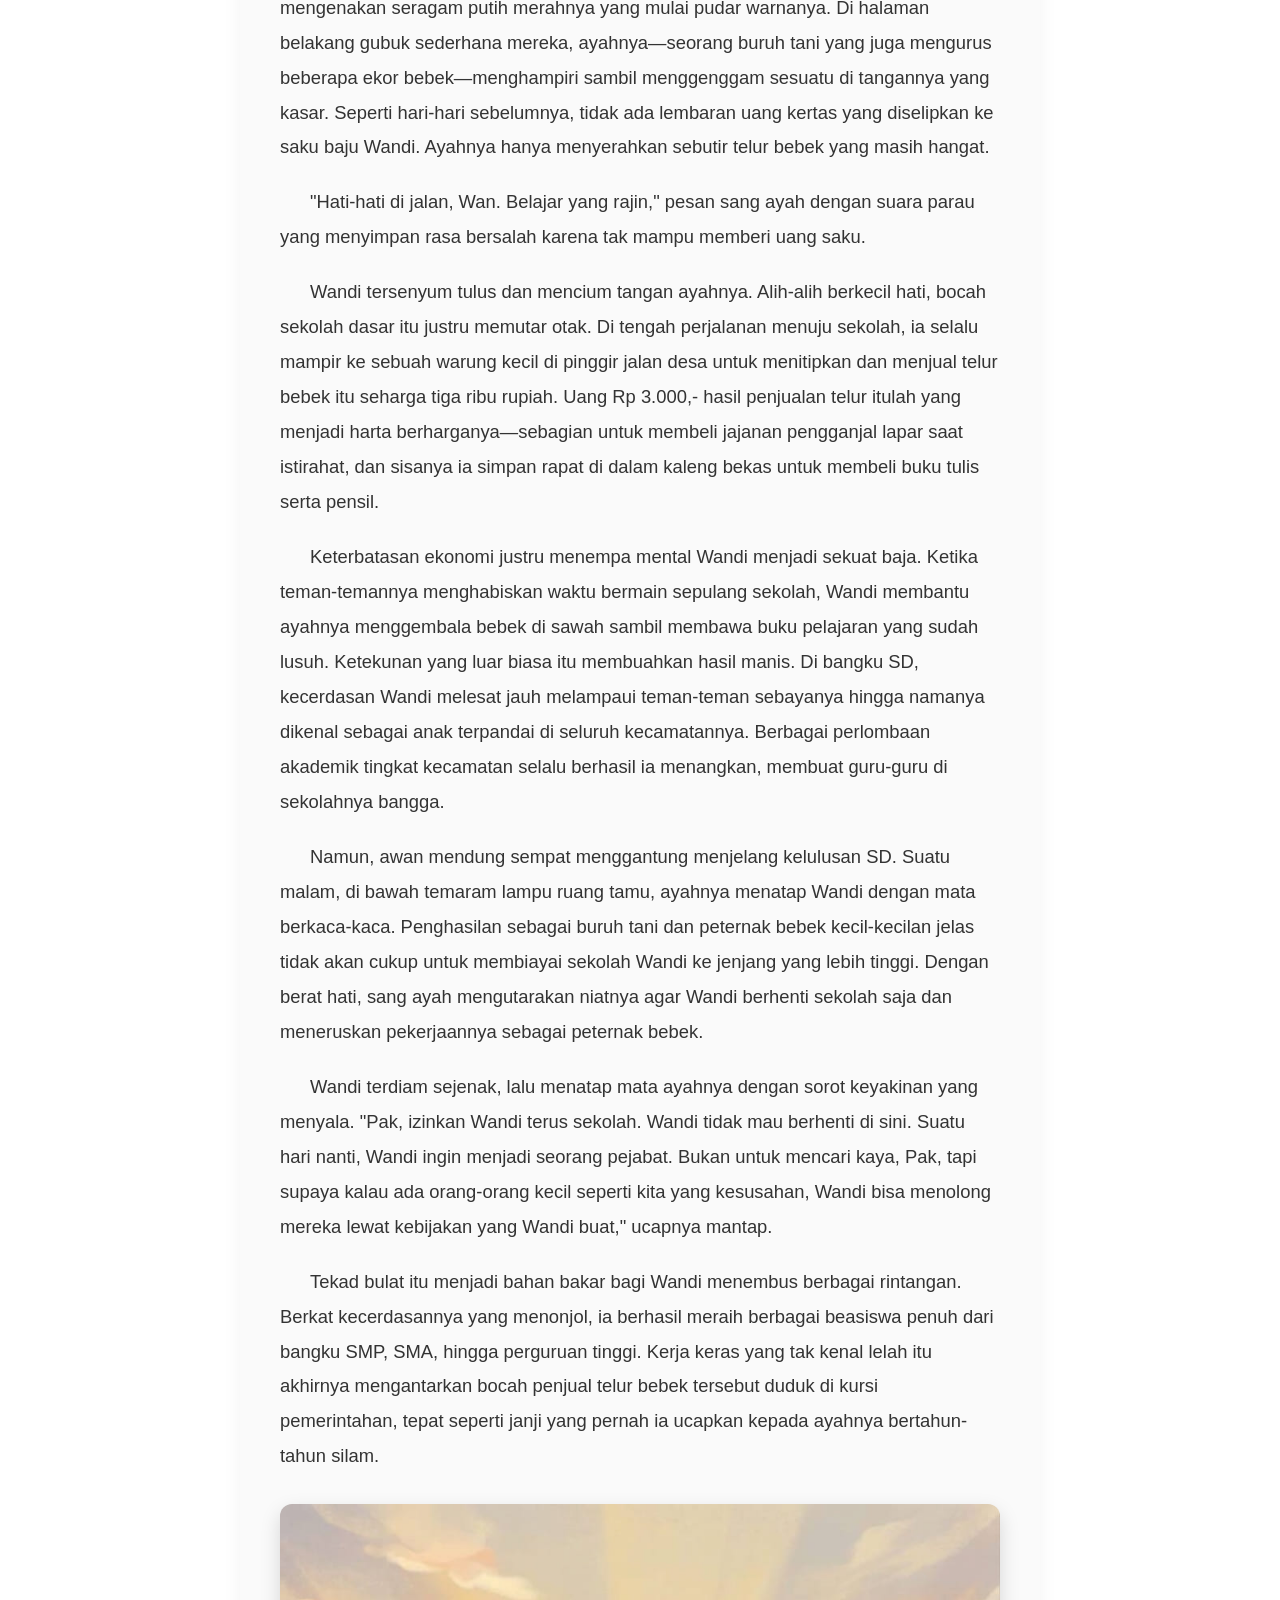
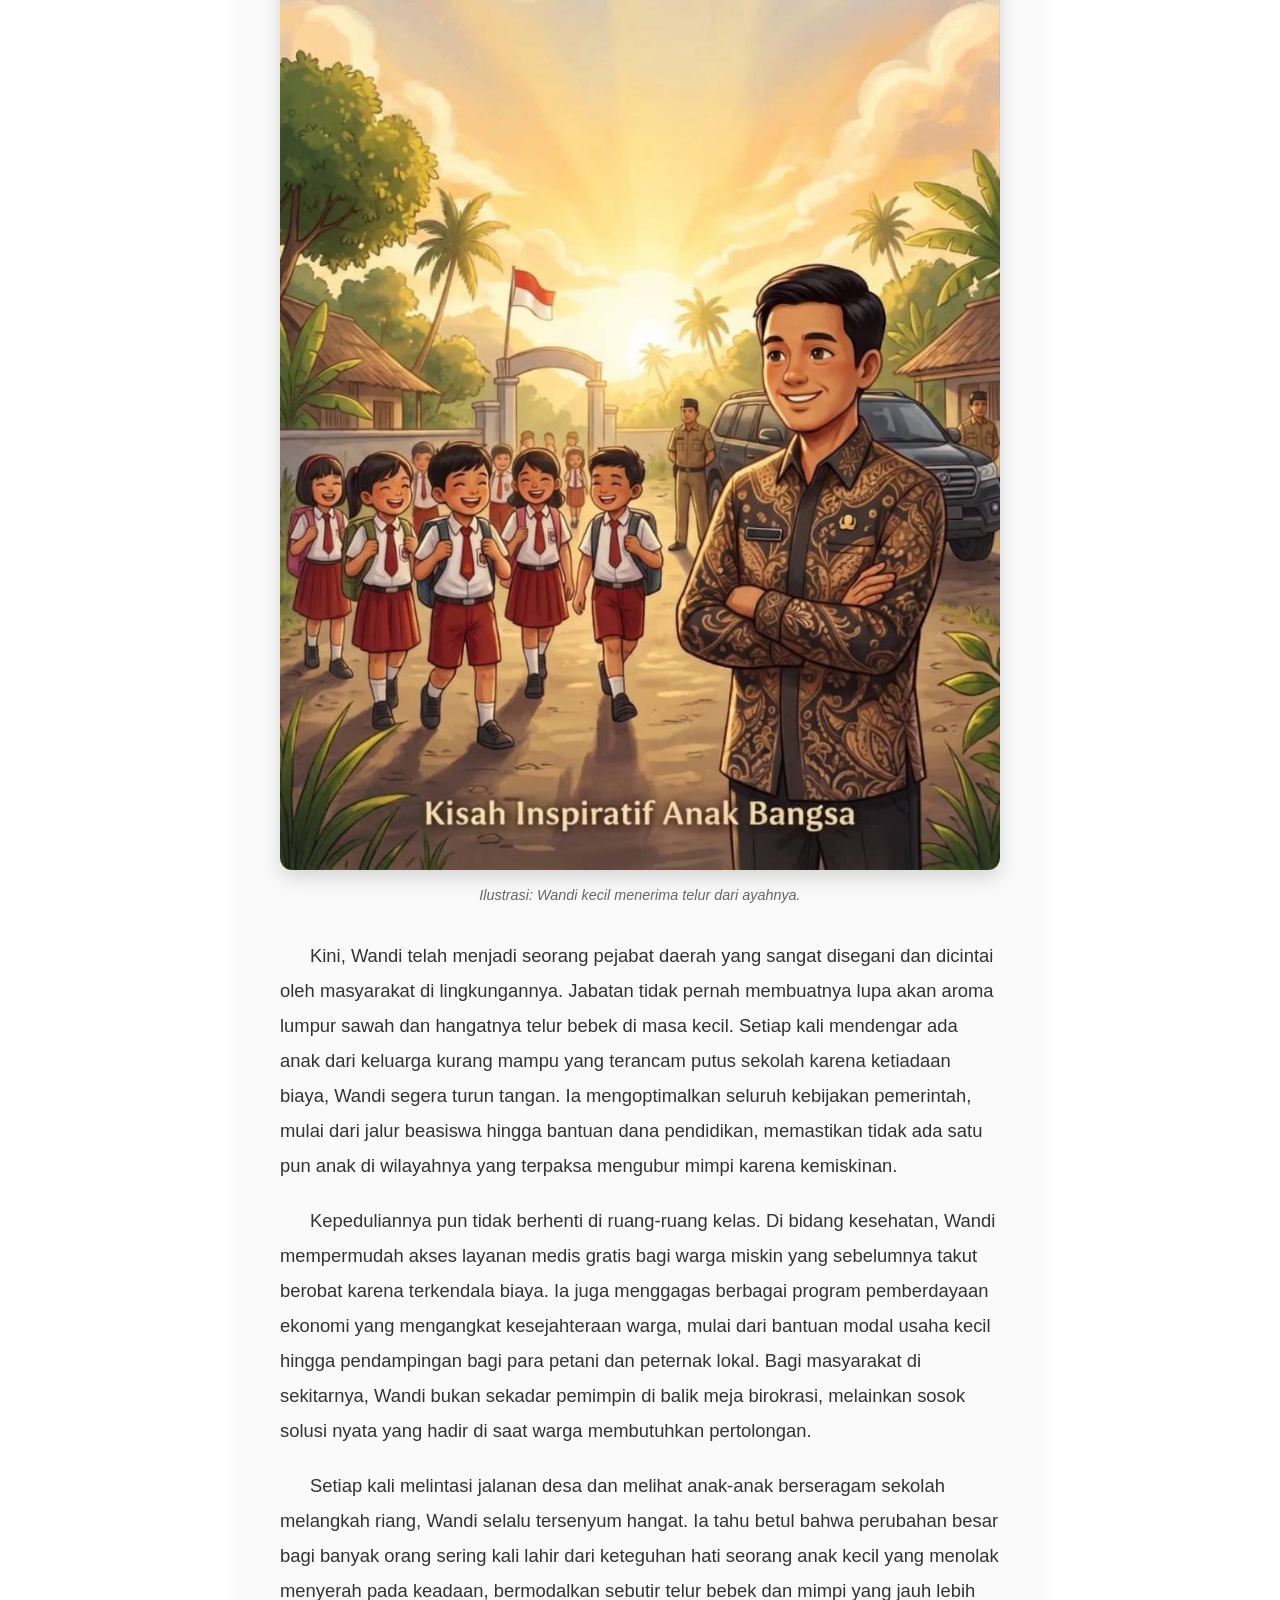
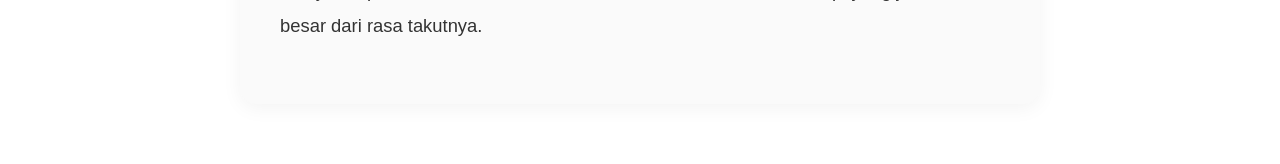
<file: buku-5.html>
<!doctype html>
<html lang="id">
  <head>
    <meta charset="utf-8">
    <meta name="viewport" content="width=device-width, initial-scale=1">
    <title>Baca: Sebutir Telur Dan Mimpi Besar Wandi</title>
    <link href="https://fonts.googleapis.com/css2?family=Material+Symbols+Rounded:opsz,wght,FILL,GRAD@20..48,400..700,0..1,0&display=swap" rel="stylesheet">
    <link rel="stylesheet" href="styles.css">
    <style>
      .reading-section { padding: 120px 24px 60px; background: #fff; }
      .reading-container { max-width: 800px; margin: 0 auto; background: #fafafa; padding: 40px; border-radius: 16px; box-shadow: 0 4px 20px rgba(0,0,0,0.05); }
      .reading-header { text-align: center; margin-bottom: 40px; padding-bottom: 20px; border-bottom: 2px dashed #ddd; }
      .reading-header h1 { color: #0f4d3c; font-size: 2.2rem; margin-bottom: 10px; }
      .reading-content { font-size: 1.15rem; line-height: 1.9; color: #333; }
      .reading-content p { margin-bottom: 20px; text-indent: 30px; }
      .reading-figure { text-align: center; margin: 30px 0; }
      .reading-figure img { max-width: 100%; height: auto; border-radius: 12px; box-shadow: 0 8px 20px rgba(0,0,0,0.15); }
      .reading-figure figcaption { font-size: 0.9rem; color: #666; margin-top: 12px; font-style: italic; }
      .btn-back { display: inline-flex; align-items: center; gap: 8px; margin-bottom: 30px; padding: 10px 20px; background: #0f4d3c; color: #fff; text-decoration: none; border-radius: 8px; font-weight: bold; transition: background 0.3s; }
      .btn-back:hover { background: #1a7a5e; }
      @media (max-width: 600px) { .reading-container { padding: 20px; } .reading-content { font-size: 1rem; } }
    </style>
  </head>
  <body>
    <main class="reading-section">
      <div class="reading-container">
        
        <a href="perpustakaan.html" class="btn-back">
          <span class="material-symbols-rounded">arrow_back</span> Kembali ke Perpustakaan
        </a>

        <div class="reading-header">
          <h1>Sebutir Telur Dan Mimpi Besar Wandi </h1>
          <p style="color: #666; margin: 0;">Kategori: Cerita inspiratif</p>
        </div>

        <div class="reading-content">
          <figure class="reading-figure">
            <!-- Sesuaikan nama file gambar Owi kamu di sini -->
            <img src="assets/wandi-2.jpeg" alt=" Wandi kecil bersiap berangkat sekolah dengan sebutir telur bebek dari ayahnya" onerror="this.src='https://via.placeholder.com/600x400?text=Gambar+Belum+Ada'">
            <figcaption>Ilustrasi:  Wandi kecil bersiap berangkat sekolah dengan sebutir telur bebek dari ayahnya.</figcaption>
          </figure>

 <p>Setiap pagi sebelum embun menguap dari pematang sawah, Wandi sudah rapi mengenakan seragam putih merahnya yang mulai pudar warnanya. Di halaman belakang gubuk sederhana mereka, ayahnya—seorang buruh tani yang juga mengurus beberapa ekor bebek—menghampiri sambil menggenggam sesuatu di tangannya yang kasar. Seperti hari-hari sebelumnya, tidak ada lembaran uang kertas yang diselipkan ke saku baju Wandi. Ayahnya hanya menyerahkan sebutir telur bebek yang masih hangat.</p>
          
          <p>"Hati-hati di jalan, Wan. Belajar yang rajin," pesan sang ayah dengan suara parau yang menyimpan rasa bersalah karena tak mampu memberi uang saku.</p>
          
          <p>Wandi tersenyum tulus dan mencium tangan ayahnya. Alih-alih berkecil hati, bocah sekolah dasar itu justru memutar otak. Di tengah perjalanan menuju sekolah, ia selalu mampir ke sebuah warung kecil di pinggir jalan desa untuk menitipkan dan menjual telur bebek itu seharga tiga ribu rupiah. Uang Rp 3.000,- hasil penjualan telur itulah yang menjadi harta berharganya—sebagian untuk membeli jajanan pengganjal lapar saat istirahat, dan sisanya ia simpan rapat di dalam kaleng bekas untuk membeli buku tulis serta pensil.</p>

          <p>Keterbatasan ekonomi justru menempa mental Wandi menjadi sekuat baja. Ketika teman-temannya menghabiskan waktu bermain sepulang sekolah, Wandi membantu ayahnya menggembala bebek di sawah sambil membawa buku pelajaran yang sudah lusuh. Ketekunan yang luar biasa itu membuahkan hasil manis. Di bangku SD, kecerdasan Wandi melesat jauh melampaui teman-teman sebayanya hingga namanya dikenal sebagai anak terpandai di seluruh kecamatannya. Berbagai perlombaan akademik tingkat kecamatan selalu berhasil ia menangkan, membuat guru-guru di sekolahnya bangga.</p>

          <p>Namun, awan mendung sempat menggantung menjelang kelulusan SD. Suatu malam, di bawah temaram lampu ruang tamu, ayahnya menatap Wandi dengan mata berkaca-kaca. Penghasilan sebagai buruh tani dan peternak bebek kecil-kecilan jelas tidak akan cukup untuk membiayai sekolah Wandi ke jenjang yang lebih tinggi. Dengan berat hati, sang ayah mengutarakan niatnya agar Wandi berhenti sekolah saja dan meneruskan pekerjaannya sebagai peternak bebek.</p>

          <p>Wandi terdiam sejenak, lalu menatap mata ayahnya dengan sorot keyakinan yang menyala. "Pak, izinkan Wandi terus sekolah. Wandi tidak mau berhenti di sini. Suatu hari nanti, Wandi ingin menjadi seorang pejabat. Bukan untuk mencari kaya, Pak, tapi supaya kalau ada orang-orang kecil seperti kita yang kesusahan, Wandi bisa menolong mereka lewat kebijakan yang Wandi buat," ucapnya mantap.</p>

          <p>Tekad bulat itu menjadi bahan bakar bagi Wandi menembus berbagai rintangan. Berkat kecerdasannya yang menonjol, ia berhasil meraih berbagai beasiswa penuh dari bangku SMP, SMA, hingga perguruan tinggi. Kerja keras yang tak kenal lelah itu akhirnya mengantarkan bocah penjual telur bebek tersebut duduk di kursi pemerintahan, tepat seperti janji yang pernah ia ucapkan kepada ayahnya bertahun-tahun silam.</p>          <figure class="reading-figure">
            <!-- Sesuaikan nama file gambar Owi kamu di sini -->
            <img src="assets/wandi-3.jpeg" alt="Wandi kecil menerima telur dari ayahnya" onerror="this.src='https://via.placeholder.com/600x400?text=Gambar+Belum+Ada'">
            <figcaption>Ilustrasi: Wandi kecil menerima telur dari ayahnya.</figcaption>
          </figure>
<p>Kini, Wandi telah menjadi seorang pejabat daerah yang sangat disegani dan dicintai oleh masyarakat di lingkungannya. Jabatan tidak pernah membuatnya lupa akan aroma lumpur sawah dan hangatnya telur bebek di masa kecil. Setiap kali mendengar ada anak dari keluarga kurang mampu yang terancam putus sekolah karena ketiadaan biaya, Wandi segera turun tangan. Ia mengoptimalkan seluruh kebijakan pemerintah, mulai dari jalur beasiswa hingga bantuan dana pendidikan, memastikan tidak ada satu pun anak di wilayahnya yang terpaksa mengubur mimpi karena kemiskinan.</p>

          <p>Kepeduliannya pun tidak berhenti di ruang-ruang kelas. Di bidang kesehatan, Wandi mempermudah akses layanan medis gratis bagi warga miskin yang sebelumnya takut berobat karena terkendala biaya. Ia juga menggagas berbagai program pemberdayaan ekonomi yang mengangkat kesejahteraan warga, mulai dari bantuan modal usaha kecil hingga pendampingan bagi para petani dan peternak lokal. Bagi masyarakat di sekitarnya, Wandi bukan sekadar pemimpin di balik meja birokrasi, melainkan sosok solusi nyata yang hadir di saat warga membutuhkan pertolongan.</p>

          <p>Setiap kali melintasi jalanan desa dan melihat anak-anak berseragam sekolah melangkah riang, Wandi selalu tersenyum hangat. Ia tahu betul bahwa perubahan besar bagi banyak orang sering kali lahir dari keteguhan hati seorang anak kecil yang menolak menyerah pada keadaan, bermodalkan sebutir telur bebek dan mimpi yang jauh lebih besar dari rasa takutnya.</p>                    
        </div>
      </div>
    </main>
  </body>
</html>
</file>
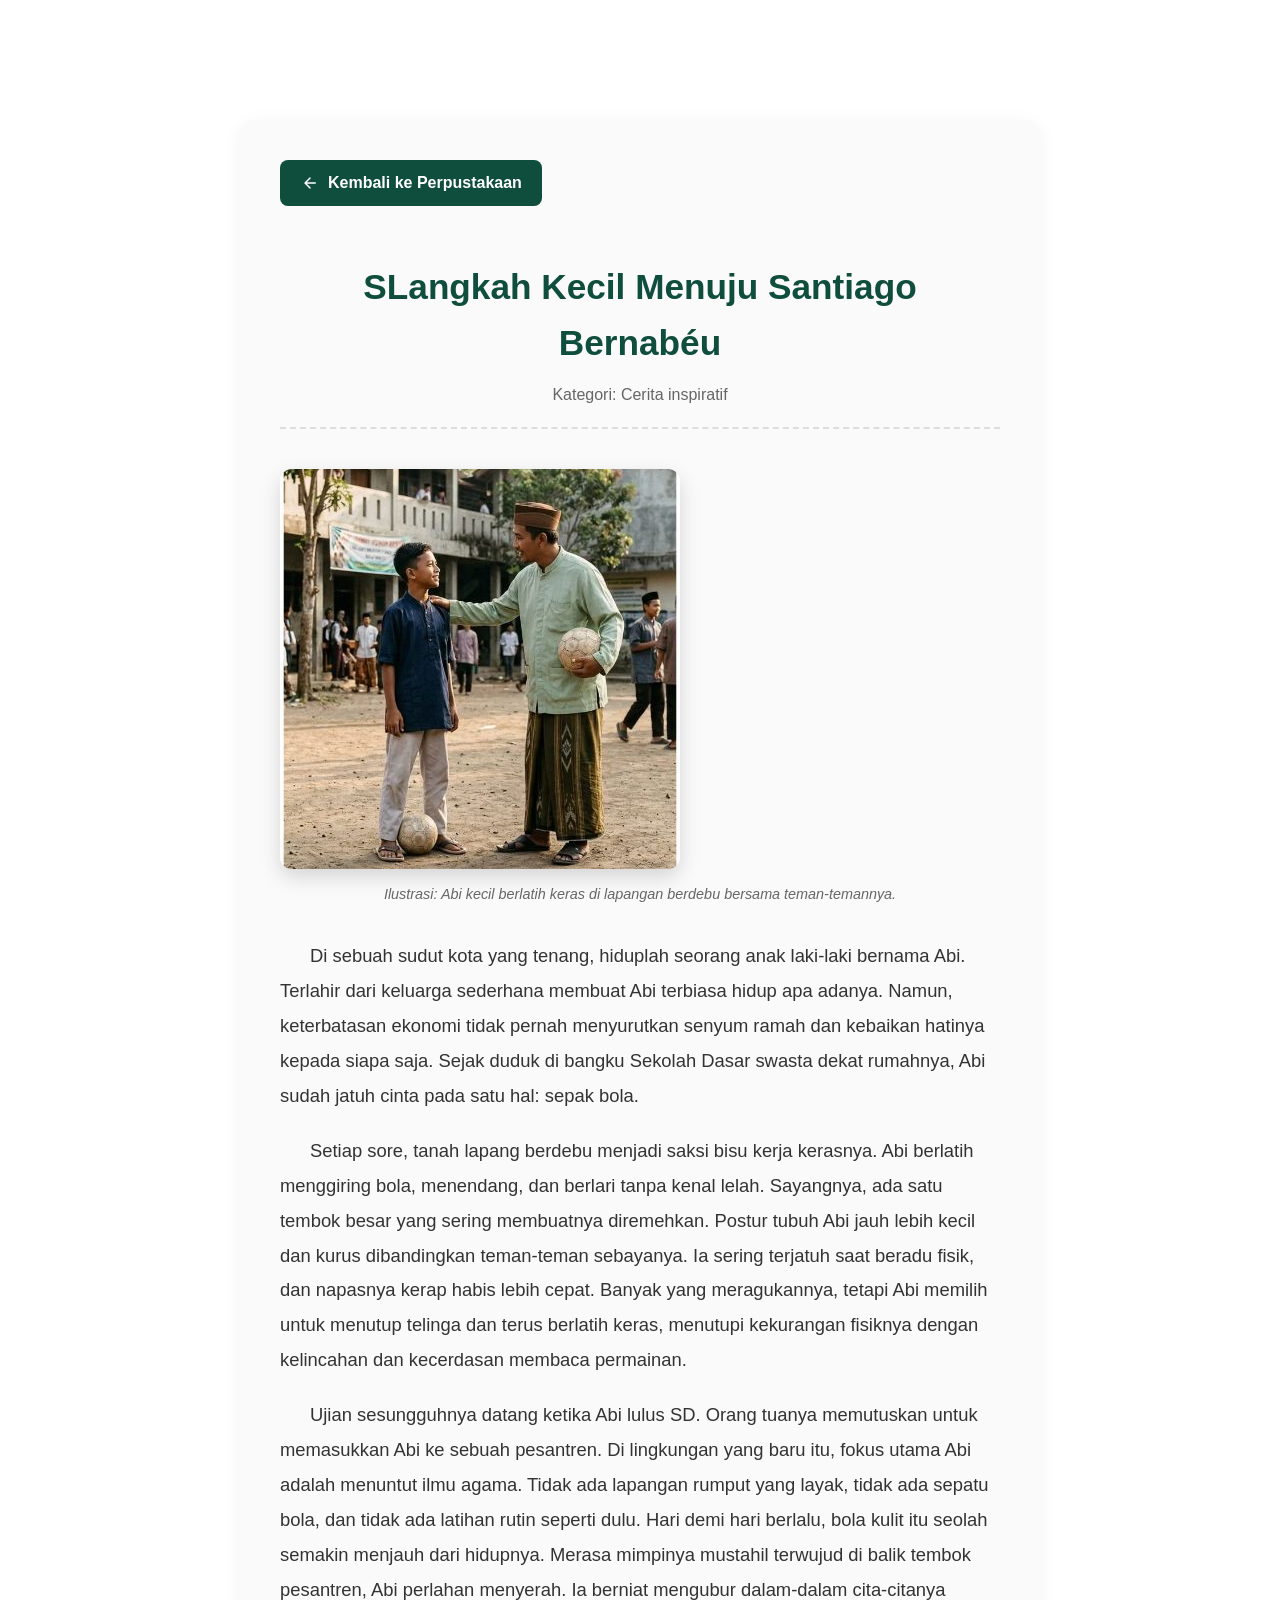
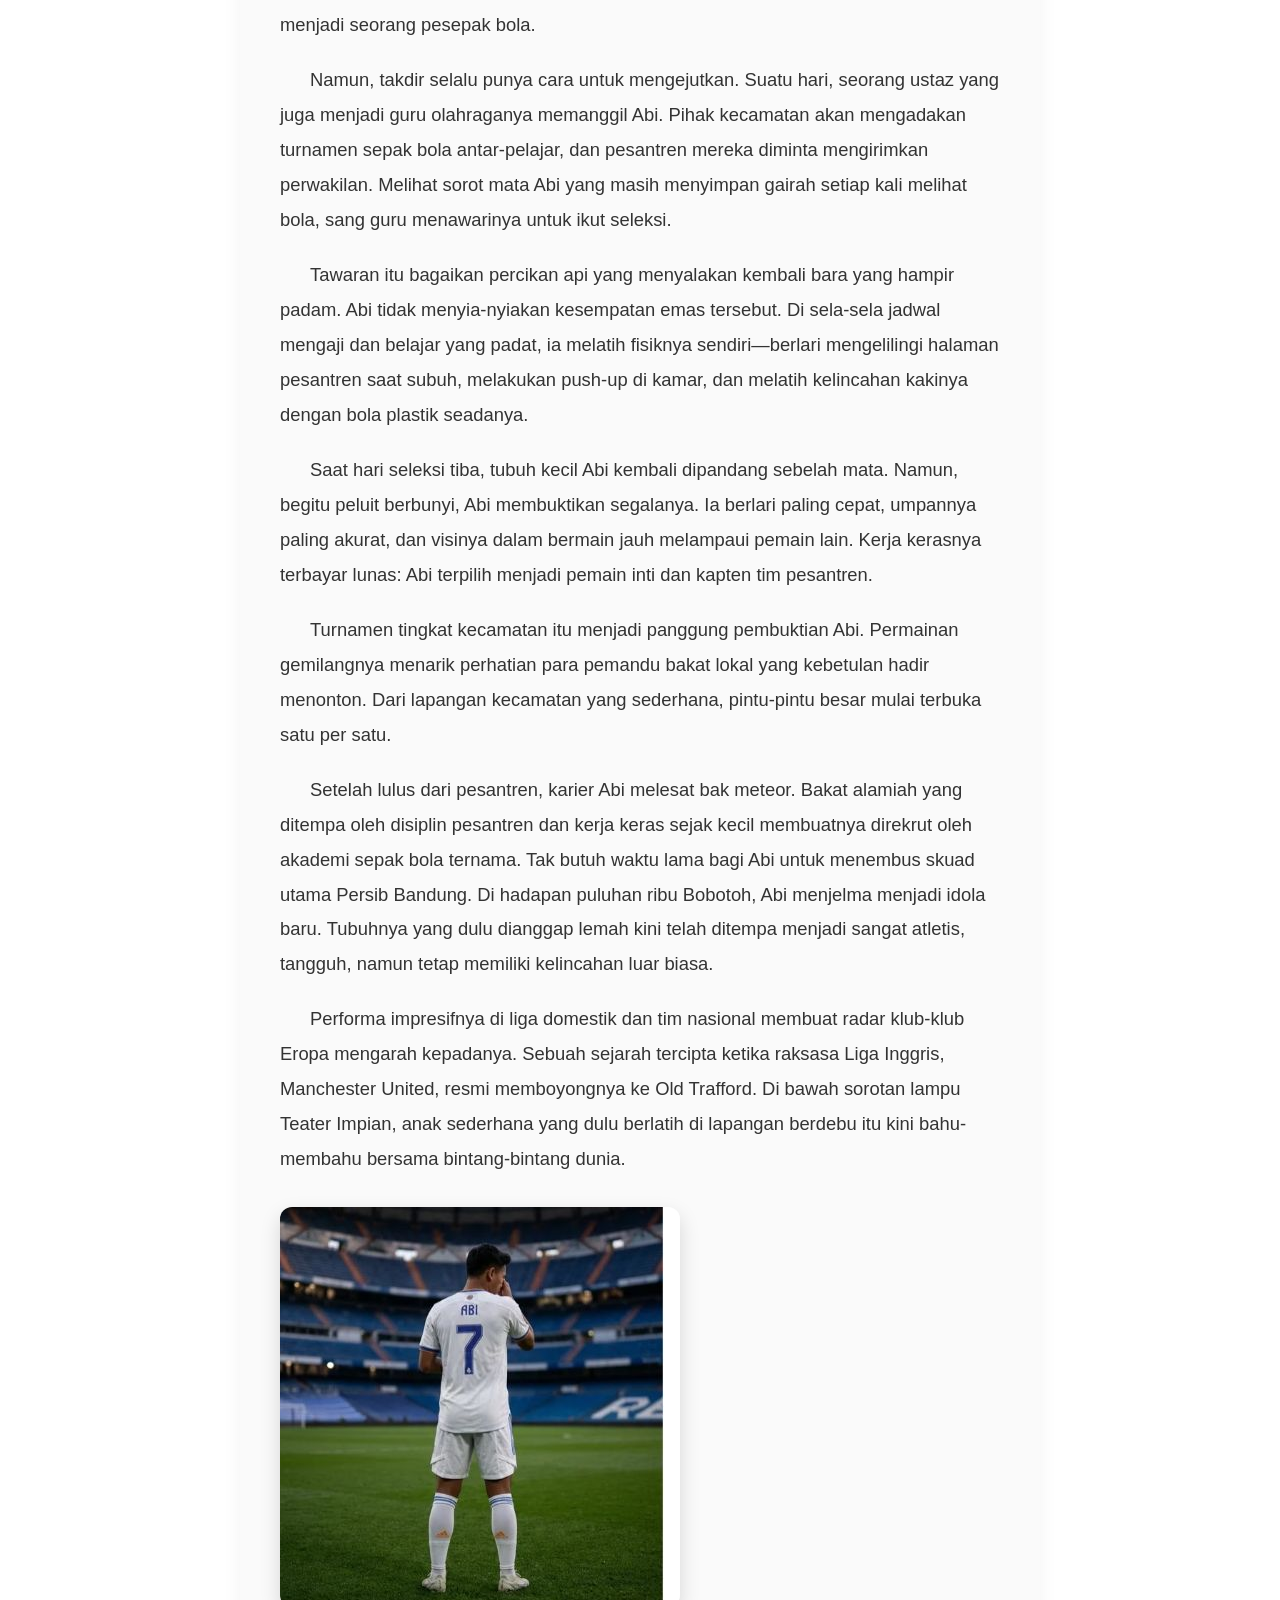
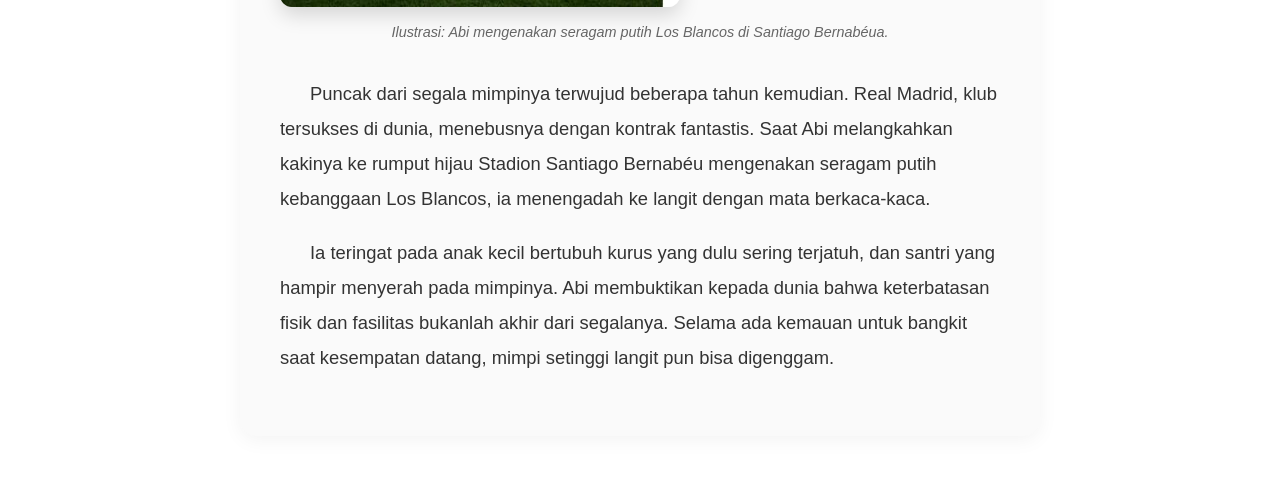
<file: buku-6.html>
<!doctype html>
<html lang="id">
  <head>
    <meta charset="utf-8">
    <meta name="viewport" content="width=device-width, initial-scale=1">
    <title>Baca: Langkah Kecil Menuju Santiago Bernabéu</title>
    <link href="https://fonts.googleapis.com/css2?family=Material+Symbols+Rounded:opsz,wght,FILL,GRAD@20..48,400..700,0..1,0&display=swap" rel="stylesheet">
    <link rel="stylesheet" href="styles.css">
    <style>
      .reading-section { padding: 120px 24px 60px; background: #fff; }
      .reading-container { max-width: 800px; margin: 0 auto; background: #fafafa; padding: 40px; border-radius: 16px; box-shadow: 0 4px 20px rgba(0,0,0,0.05); }
      .reading-header { text-align: center; margin-bottom: 40px; padding-bottom: 20px; border-bottom: 2px dashed #ddd; }
      .reading-header h1 { color: #0f4d3c; font-size: 2.2rem; margin-bottom: 10px; }
      .reading-content { font-size: 1.15rem; line-height: 1.9; color: #333; }
      .reading-content p { margin-bottom: 20px; text-indent: 30px; }
      .reading-figure { text-align: center; margin: 30px 0; }
      .reading-figure img { max-width: 100%; height: auto; border-radius: 12px; box-shadow: 0 8px 20px rgba(0,0,0,0.15); }
      .reading-figure figcaption { font-size: 0.9rem; color: #666; margin-top: 12px; font-style: italic; }
      .btn-back { display: inline-flex; align-items: center; gap: 8px; margin-bottom: 30px; padding: 10px 20px; background: #0f4d3c; color: #fff; text-decoration: none; border-radius: 8px; font-weight: bold; transition: background 0.3s; }
      .btn-back:hover { background: #1a7a5e; }
      @media (max-width: 600px) { .reading-container { padding: 20px; } .reading-content { font-size: 1rem; } }
    </style>
  </head>
  <body>
    <main class="reading-section">
      <div class="reading-container">
        
        <a href="perpustakaan.html" class="btn-back">
          <span class="material-symbols-rounded">arrow_back</span> Kembali ke Perpustakaan
        </a>

        <div class="reading-header">
          <h1>SLangkah Kecil Menuju Santiago Bernabéu</h1>
          <p style="color: #666; margin: 0;">Kategori: Cerita inspiratif</p>
        </div>

        <div class="reading-content">
          <figure class="reading-figure">
            <!-- Sesuaikan nama file gambar Owi kamu di sini -->
            <img src="assets/abi-2.jpg" alt="  Abi kecil berlatih keras di lapangan berdebu bersama teman-temannya" onerror="this.src='https://via.placeholder.com/600x400?text=Gambar+Belum+Ada'">
            <figcaption>Ilustrasi:  Abi kecil berlatih keras di lapangan berdebu bersama teman-temannya.</figcaption>
          </figure>

 <p>Di sebuah sudut kota yang tenang, hiduplah seorang anak laki-laki bernama Abi. Terlahir dari keluarga sederhana membuat Abi terbiasa hidup apa adanya. Namun, keterbatasan ekonomi tidak pernah menyurutkan senyum ramah dan kebaikan hatinya kepada siapa saja. Sejak duduk di bangku Sekolah Dasar swasta dekat rumahnya, Abi sudah jatuh cinta pada satu hal: sepak bola.</p>
          
          <p>Setiap sore, tanah lapang berdebu menjadi saksi bisu kerja kerasnya. Abi berlatih menggiring bola, menendang, dan berlari tanpa kenal lelah. Sayangnya, ada satu tembok besar yang sering membuatnya diremehkan. Postur tubuh Abi jauh lebih kecil dan kurus dibandingkan teman-teman sebayanya. Ia sering terjatuh saat beradu fisik, dan napasnya kerap habis lebih cepat. Banyak yang meragukannya, tetapi Abi memilih untuk menutup telinga dan terus berlatih keras, menutupi kekurangan fisiknya dengan kelincahan dan kecerdasan membaca permainan.</p>
          
          <p>Ujian sesungguhnya datang ketika Abi lulus SD. Orang tuanya memutuskan untuk memasukkan Abi ke sebuah pesantren. Di lingkungan yang baru itu, fokus utama Abi adalah menuntut ilmu agama. Tidak ada lapangan rumput yang layak, tidak ada sepatu bola, dan tidak ada latihan rutin seperti dulu. Hari demi hari berlalu, bola kulit itu seolah semakin menjauh dari hidupnya. Merasa mimpinya mustahil terwujud di balik tembok pesantren, Abi perlahan menyerah. Ia berniat mengubur dalam-dalam cita-citanya menjadi seorang pesepak bola.</p>

          <p>Namun, takdir selalu punya cara untuk mengejutkan. Suatu hari, seorang ustaz yang juga menjadi guru olahraganya memanggil Abi. Pihak kecamatan akan mengadakan turnamen sepak bola antar-pelajar, dan pesantren mereka diminta mengirimkan perwakilan. Melihat sorot mata Abi yang masih menyimpan gairah setiap kali melihat bola, sang guru menawarinya untuk ikut seleksi.</p>

          <p>Tawaran itu bagaikan percikan api yang menyalakan kembali bara yang hampir padam. Abi tidak menyia-nyiakan kesempatan emas tersebut. Di sela-sela jadwal mengaji dan belajar yang padat, ia melatih fisiknya sendiri—berlari mengelilingi halaman pesantren saat subuh, melakukan push-up di kamar, dan melatih kelincahan kakinya dengan bola plastik seadanya.</p>

          <p>Saat hari seleksi tiba, tubuh kecil Abi kembali dipandang sebelah mata. Namun, begitu peluit berbunyi, Abi membuktikan segalanya. Ia berlari paling cepat, umpannya paling akurat, dan visinya dalam bermain jauh melampaui pemain lain. Kerja kerasnya terbayar lunas: Abi terpilih menjadi pemain inti dan kapten tim pesantren.</p>

          <p>Turnamen tingkat kecamatan itu menjadi panggung pembuktian Abi. Permainan gemilangnya menarik perhatian para pemandu bakat lokal yang kebetulan hadir menonton. Dari lapangan kecamatan yang sederhana, pintu-pintu besar mulai terbuka satu per satu.</p>

          <p>Setelah lulus dari pesantren, karier Abi melesat bak meteor. Bakat alamiah yang ditempa oleh disiplin pesantren dan kerja keras sejak kecil membuatnya direkrut oleh akademi sepak bola ternama. Tak butuh waktu lama bagi Abi untuk menembus skuad utama Persib Bandung. Di hadapan puluhan ribu Bobotoh, Abi menjelma menjadi idola baru. Tubuhnya yang dulu dianggap lemah kini telah ditempa menjadi sangat atletis, tangguh, namun tetap memiliki kelincahan luar biasa.</p>

          <p>Performa impresifnya di liga domestik dan tim nasional membuat radar klub-klub Eropa mengarah kepadanya. Sebuah sejarah tercipta ketika raksasa Liga Inggris, Manchester United, resmi memboyongnya ke Old Trafford. Di bawah sorotan lampu Teater Impian, anak sederhana yang dulu berlatih di lapangan berdebu itu kini bahu-membahu bersama bintang-bintang dunia.</p>          <figure class="reading-figure">
            <!-- Sesuaikan nama file gambar Owi kamu di sini -->
            <img src="assets/abi-3.jpg" alt=" Abi mengenakan seragam putih Los Blancos di Santiago Bernabéu" onerror="this.src='https://via.placeholder.com/600x400?text=Gambar+Belum+Ada'">
            <figcaption>Ilustrasi:  Abi mengenakan seragam putih Los Blancos di Santiago Bernabéua.</figcaption>
          </figure>
<p>Puncak dari segala mimpinya terwujud beberapa tahun kemudian. Real Madrid, klub tersukses di dunia, menebusnya dengan kontrak fantastis. Saat Abi melangkahkan kakinya ke rumput hijau Stadion Santiago Bernabéu mengenakan seragam putih kebanggaan Los Blancos, ia menengadah ke langit dengan mata berkaca-kaca.</p>

          <p>Ia teringat pada anak kecil bertubuh kurus yang dulu sering terjatuh, dan santri yang hampir menyerah pada mimpinya. Abi membuktikan kepada dunia bahwa keterbatasan fisik dan fasilitas bukanlah akhir dari segalanya. Selama ada kemauan untuk bangkit saat kesempatan datang, mimpi setinggi langit pun bisa digenggam.</p>                    
        </div>
      </div>
    </main>
  </body>
</html>
</file>
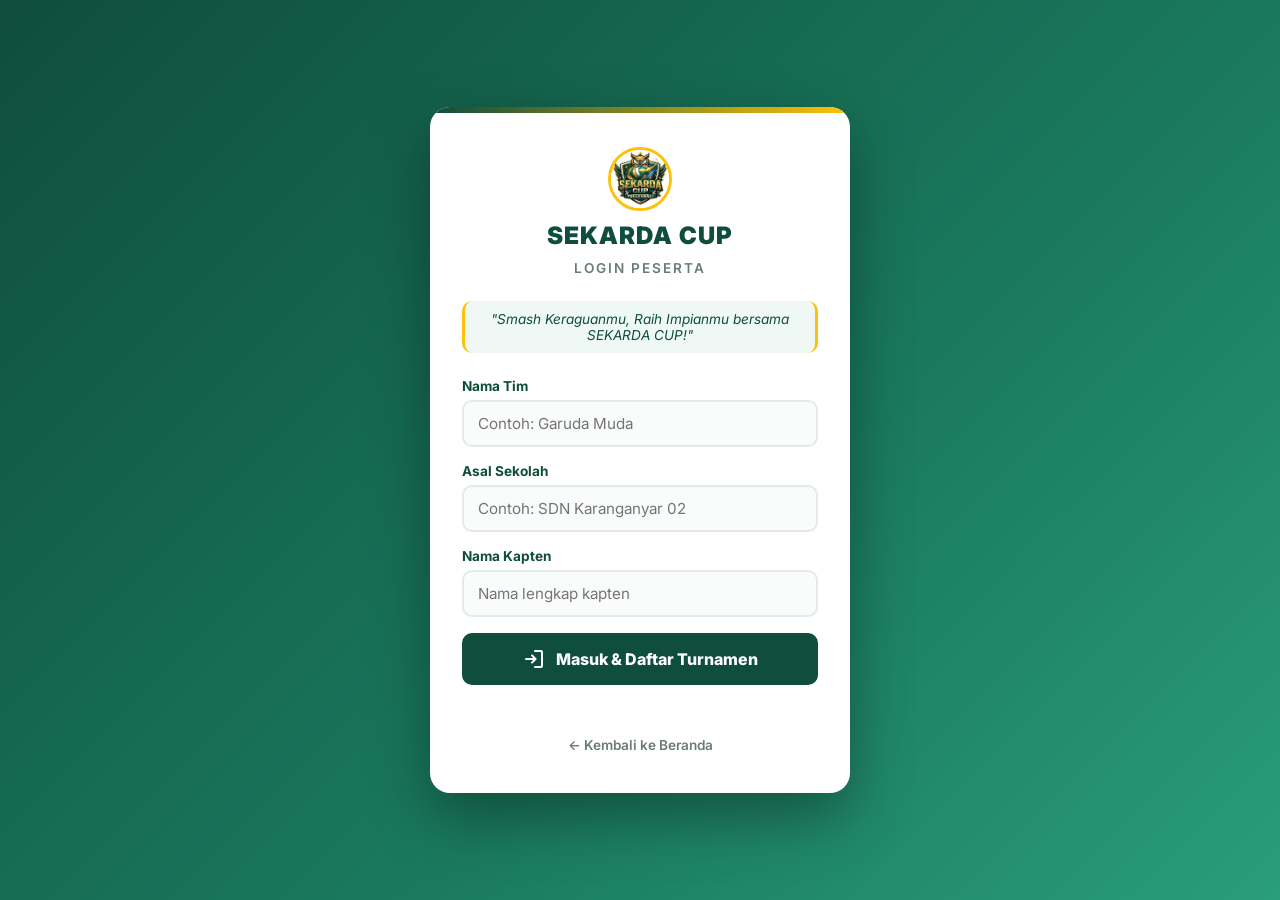
<file: login.html>
<!doctype html>
<html lang="id">
<head>
  <meta charset="utf-8">
  <meta name="viewport" content="width=device-width, initial-scale=1">
  <meta name="theme-color" content="#0f4d3c">
  <title>Login — SEKARDA CUP</title>
  <link rel="icon" type="image/jpeg" href="assets/1.jpeg">
  <link rel="preconnect" href="https://fonts.googleapis.com">
  <link rel="preconnect" href="https://fonts.gstatic.com" crossorigin>
  <link href="https://fonts.googleapis.com/css2?family=Material+Symbols+Rounded:opsz,wght,FILL,GRAD@20..48,400..700,0..1,0&display=swap" rel="stylesheet">
  <link href="https://fonts.googleapis.com/css2?family=Inter:wght@400;600;700;800;900&display=swap" rel="stylesheet">
  <style>
    * { box-sizing: border-box; margin: 0; padding: 0; }
    body {
      font-family: 'Inter', system-ui, sans-serif;
      min-height: 100vh;
      display: flex;
      align-items: center;
      justify-content: center;
      padding: 20px;
      background: linear-gradient(135deg, #0f4d3c 0%, #1a7a5e 60%, #2a9d7a 100%);
      color: #fff;
    }

    .login-card {
      background: #fff;
      color: #1a2b28;
      border-radius: 20px;
      padding: 40px 32px;
      width: 100%;
      max-width: 420px;
      box-shadow: 0 25px 60px rgba(0, 0, 0, 0.35);
      position: relative;
      overflow: hidden;
    }

    .login-card::before {
      content: "";
      position: absolute;
      top: 0; left: 0; right: 0;
      height: 6px;
      background: linear-gradient(90deg, #0f4d3c, #ffc107);
    }

    .brand {
      display: flex;
      flex-direction: column;
      align-items: center;
      gap: 10px;
      margin-bottom: 25px;
      text-align: center;
    }
    .brand img {
      width: 64px;
      height: 64px;
      border-radius: 50%;
      object-fit: cover;
      border: 3px solid #ffc107;
    }
    .brand h1 {
      font-size: 1.5rem;
      font-weight: 900;
      color: #0f4d3c;
      letter-spacing: 1px;
    }
    .brand p {
      font-size: 0.85rem;
      color: #6b7c78;
      font-weight: 600;
      letter-spacing: 2px;
      text-transform: uppercase;
    }

    .tagline {
      text-align: center;
      font-size: 0.85rem;
      font-style: italic;
      color: #0f4d3c;
      background: #f0f8f5;
      padding: 10px 14px;
      border-radius: 10px;
      margin-bottom: 25px;
      border-left: 3px solid #ffc107;
      border-right: 3px solid #ffc107;
    }

    .field {
      display: block;
      margin-bottom: 16px;
    }
    .field span {
      display: block;
      font-size: 0.85rem;
      font-weight: 700;
      color: #0f4d3c;
      margin-bottom: 6px;
    }
    .field input {
      width: 100%;
      padding: 12px 14px;
      border: 2px solid #e2ebe7;
      border-radius: 10px;
      font-size: 0.95rem;
      font-family: inherit;
      transition: border-color 0.2s, box-shadow 0.2s;
      background: #fafcfb;
    }
    .field input:focus {
      outline: none;
      border-color: #0f4d3c;
      box-shadow: 0 0 0 3px rgba(15, 77, 60, 0.12);
      background: #fff;
    }

    .btn-login {
      width: 100%;
      padding: 14px;
      margin-top: 10px;
      background: #0f4d3c;
      color: #fff;
      border: none;
      border-radius: 10px;
      font-size: 1rem;
      font-weight: 800;
      font-family: inherit;
      cursor: pointer;
      display: flex;
      align-items: center;
      justify-content: center;
      gap: 10px;
      transition: transform 0.2s, box-shadow 0.2s, background 0.2s;
    }
    .btn-login:hover {
      background: #1a7a5e;
      transform: translateY(-2px);
      box-shadow: 0 10px 25px rgba(15, 77, 60, 0.35);
    }
    .btn-login:active { transform: translateY(0); }
    .btn-login:disabled { opacity: 0.7; cursor: wait; }

    .btn-back {
      display: block;
      text-align: center;
      margin-top: 20px;
      font-size: 0.85rem;
      color: #6b7c78;
      text-decoration: none;
      font-weight: 600;
    }
    .btn-back:hover { color: #0f4d3c; }

    .status {
      margin-top: 14px;
      font-size: 0.85rem;
      text-align: center;
      min-height: 18px;
      color: #c0392b;
      font-weight: 600;
    }

    @media (max-width: 480px) {
      .login-card { padding: 32px 22px; }
      .brand h1 { font-size: 1.3rem; }
    }
  </style>
</head>
<body>

  <main class="login-card">
    <div class="brand">
      <img src="assets/sekarda-cup.png" alt="Logo SEKARDA CUP">
      <h1>SEKARDA CUP</h1>
      <p>Login Peserta</p>
    </div>

    <p class="tagline">"Smash Keraguanmu, Raih Impianmu bersama SEKARDA CUP!"</p>

    <form id="login-form" novalidate>
      <label class="field">
        <span>Nama Tim</span>
        <input type="text" name="team" required placeholder="Contoh: Garuda Muda" autocomplete="off">
      </label>

      <label class="field">
        <span>Asal Sekolah</span>
        <input type="text" name="school" required placeholder="Contoh: SDN Karanganyar 02" autocomplete="off">
      </label>

      <label class="field">
        <span>Nama Kapten</span>
        <input type="text" name="captain" required placeholder="Nama lengkap kapten" autocomplete="off">
      </label>

      <button type="submit" class="btn-login" id="btn-submit">
        <span class="material-symbols-rounded" aria-hidden="true">login</span>
        Masuk &amp; Daftar Turnamen
      </button>

      <p class="status" id="status" role="status" aria-live="polite"></p>
    </form>

    <a href="index.html" class="btn-back">← Kembali ke Beranda</a>
  </main>

  <script>
    // ============================================================
    // 🔧 KONFIGURASI GOOGLE FORM — SUDAH DIISI OTOMATIS
    // ============================================================
    const FORM_ID = "1FAIpQLSfxsQ1RCgHH7QikUqSW-QMOfQZV9a9qVvrVIon1YqBGvozbxQ";

    // ⚠️ Kalau urutan field ternyata beda, tinggal tukar di sini:
    const ENTRY_TEAM    = "entry.1744850393"; // → Nama Tim
    const ENTRY_SCHOOL  = "entry.1160475989"; // → Asal Sekolah
    const ENTRY_CAPTAIN = "entry.1028669355"; // → Nama Kapten

    // ============================================================
    // LOGIKA FORM
    // ============================================================
    const form   = document.getElementById('login-form');
    const status = document.getElementById('status');
    const btn    = document.getElementById('btn-submit');

    form.addEventListener('submit', (e) => {
      e.preventDefault();

      const team    = form.team.value.trim();
      const school  = form.school.value.trim();
      const captain = form.captain.value.trim();

      // Validasi sederhana
      if (!team || !school || !captain) {
        status.style.color = '#c0392b';
        status.textContent = '⚠️ Semua kolom wajib diisi bro!';
        return;
      }

      // Tampilkan status loading
      status.style.color = '#0f4d3c';
      status.textContent = '✅ Berhasil! Mengarahkan ke form pendaftaran...';
      btn.disabled = true;

      // Simpan data "login" ke browser (opsional)
      try {
        localStorage.setItem('sekarda_user', JSON.stringify({
          team, school, captain,
          time: new Date().toISOString()
        }));
      } catch (err) { /* abaikan jika localStorage diblokir */ }

      // Bangun URL pre-filled secara dinamis
      const prefillUrl = `https://docs.google.com/forms/d/e/${FORM_ID}/viewform?usp=pp_url`
        + `&${ENTRY_TEAM}=${encodeURIComponent(team)}`
        + `&${ENTRY_SCHOOL}=${encodeURIComponent(school)}`
        + `&${ENTRY_CAPTAIN}=${encodeURIComponent(captain)}`;

      // Redirect setelah 900ms
      setTimeout(() => {
        window.location.href = prefillUrl;
      }, 900);
    });
  </script>

</body>
</html>
</file>
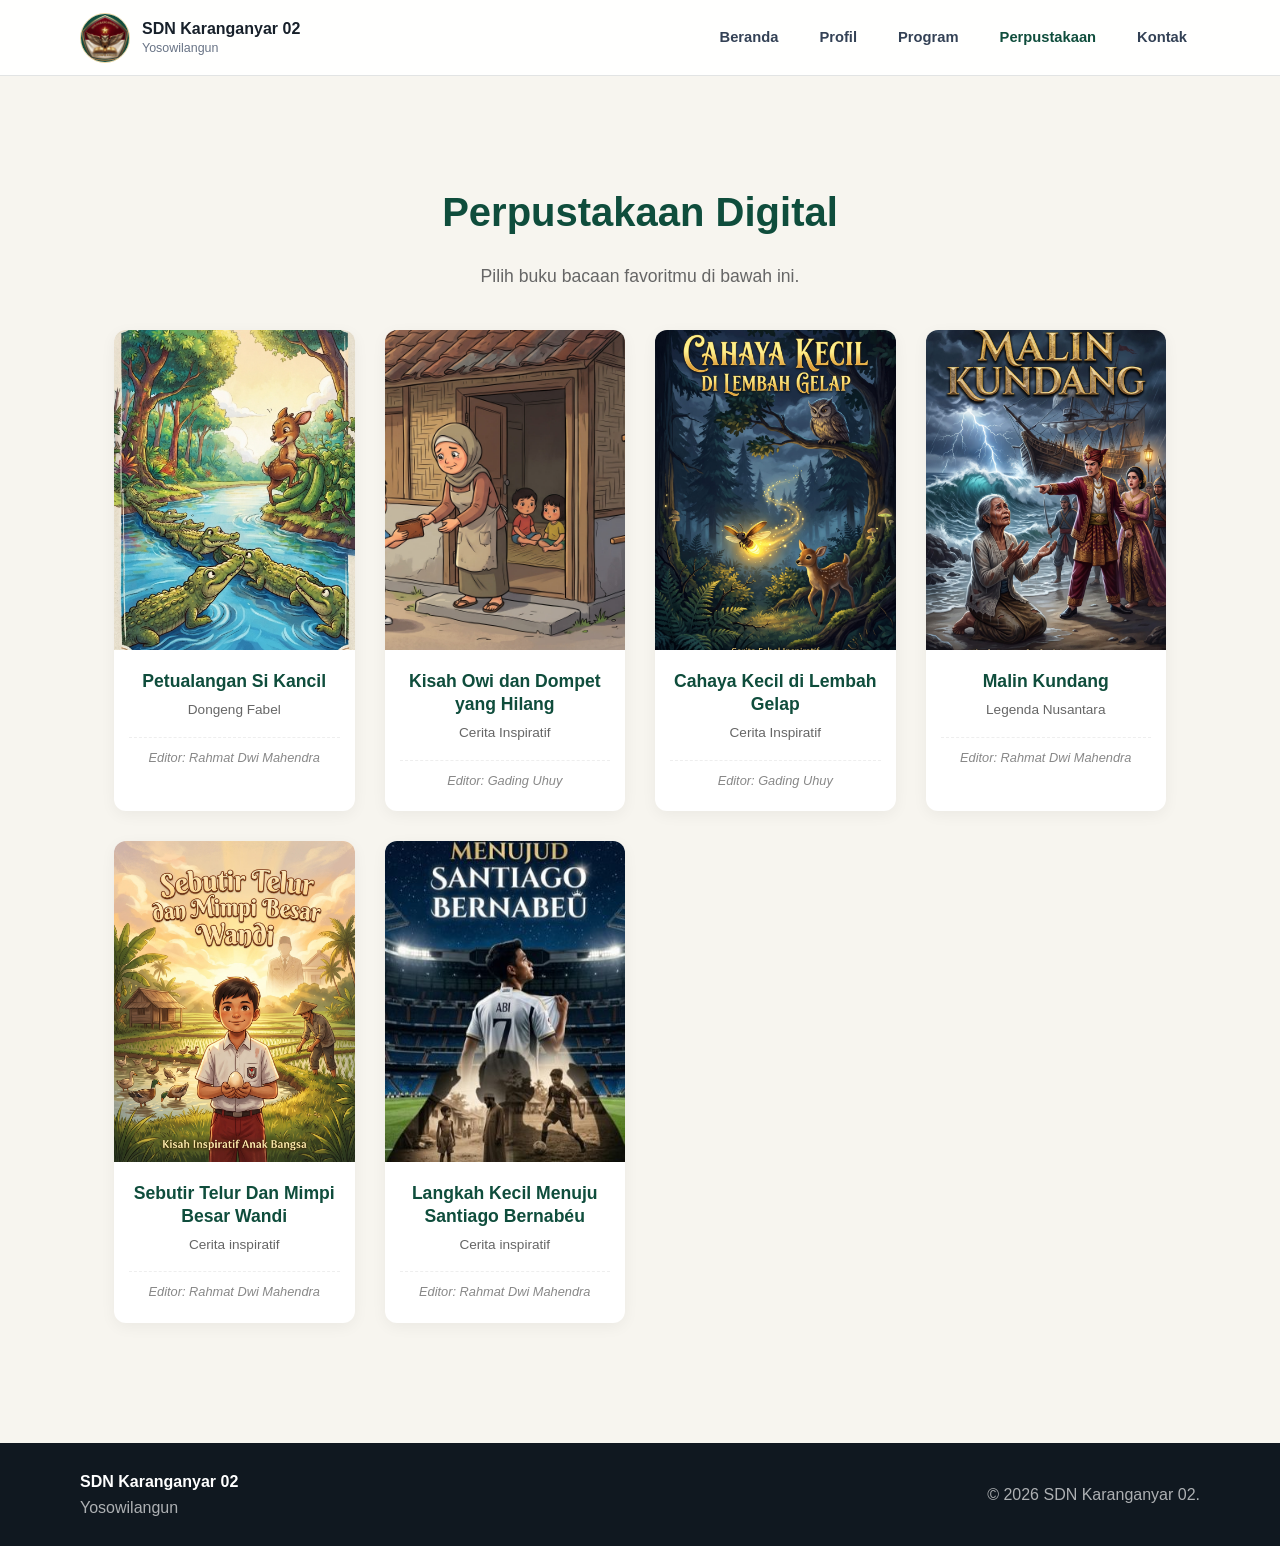
<file: perpustakaan.html>
<!doctype html>
<html lang="id">
  <head>
    <meta charset="utf-8">
    <meta name="viewport" content="width=device-width, initial-scale=1">
    <title>Perpustakaan - SDN Karanganyar 02</title>
    <link href="https://fonts.googleapis.com/css2?family=Material+Symbols+Rounded:opsz,wght,FILL,GRAD@20..48,400..700,0..1,0&display=swap" rel="stylesheet">
    <link rel="stylesheet" href="styles.css">
    
    <style>
      /* Padding 180px biar judul aman dari navbar */
      .library-section { padding: 180px 24px 60px; max-width: 1100px; margin: 0 auto; }
      .book-grid { display: grid; grid-template-columns: repeat(auto-fill, minmax(220px, 1fr)); gap: 30px; margin-top: 40px; }
      .book-card { background: #fff; border-radius: 12px; overflow: hidden; box-shadow: 0 4px 15px rgba(0,0,0,0.05); transition: transform 0.3s, box-shadow 0.3s; text-decoration: none; color: inherit; display: flex; flex-direction: column; }
      .book-card:hover { transform: translateY(-8px); box-shadow: 0 12px 25px rgba(15, 77, 60, 0.15); }
      .book-cover { width: 100%; aspect-ratio: 3 / 4; object-fit: cover; background: #e0e0e0; }
      
      /* Update CSS Book Info biar teksnya rapi ke bawah */
      .book-info { padding: 20px 15px; text-align: center; flex-grow: 1; display: flex; flex-direction: column; gap: 6px; }
      .book-info h3 { margin: 0; font-size: 1.1rem; color: #0f4d3c; line-height: 1.3; }
      .book-info p { margin: 0; font-size: 0.85rem; color: #666; }
      
      /* Styling khusus buat teks Editor */
      .book-editor { font-size: 0.8rem !important; color: #888 !important; font-style: italic; margin-top: 10px !important; border-top: 1px dashed #eee; padding-top: 10px; }
    </style>
  </head>
  <body>
    <header class="site-header" data-header>
      <a class="brand" href="index.html">
        <img src="assets/1.jpeg" alt="Logo" class="brand-mark">
        <span><strong>SDN Karanganyar 02</strong><small>Yosowilangun</small></span>
      </a>
      <nav class="main-nav" style="display: flex; align-items: center; gap: 15px;">
        <a href="index.html">Beranda</a>
        <a href="index.html#profil">Profil</a>
        <a href="index.html#program">Program</a>
        <a href="perpustakaan.html" style="font-weight: bold; color: #0f4d3c;">Perpustakaan</a>
        <a href="index.html#kontak">Kontak</a>
      </nav>
    </header>

    <main class="library-section">
      <div style="text-align: center; margin-bottom: 30px;">
        <h1 style="color: #0f4d3c; font-size: 2.5rem; margin-bottom: 10px; margin-top: 0;">Perpustakaan Digital</h1>
        <p style="color: #666; font-size: 1.1rem;">Pilih buku bacaan favoritmu di bawah ini.</p>
      </div>

      <div class="book-grid">
        
        <!-- KARTU BUKU 1 (KANCIL) -->
        <a href="buku-1.html" class="book-card">
          <img src="assets/kancil.jpg" alt="Cover Buku Kancil" class="book-cover" onerror="this.src='https://via.placeholder.com/300x400?text=Cover+Kancil'">
          <div class="book-info">
            <h3>Petualangan Si Kancil</h3>
            <p>Dongeng Fabel</p>
            <p class="book-editor">Editor: Rahmat Dwi Mahendra</p>
          </div>
        </a>

        <!-- KARTU BUKU 2 (OWI) -->
        <a href="buku-2.html" class="book-card">
          <img src="assets/owi-1.jpg" alt="Cover Buku Owi" class="book-cover" onerror="this.src='https://via.placeholder.com/300x400?text=Cover+Owi'">
          <div class="book-info">
            <h3>Kisah Owi dan Dompet yang Hilang</h3>
            <p>Cerita Inspiratif</p>
            <p class="book-editor">Editor: Gading Uhuy</p>
          </div>
        </a>

        <!-- KARTU BUKU 3 (LUMI) -->
        <a href="buku-3.html" class="book-card">
          <img src="assets/lumi-1.jpg" alt="Cover Buku 3" class="book-cover" onerror="this.src='https://via.placeholder.com/300x400?text=Cover+Buku+3'">
          <div class="book-info">
            <h3>Cahaya Kecil di Lembah Gelap</h3>
            <p>Cerita Inspiratif</p>
            <p class="book-editor">Editor: Gading Uhuy</p>
          </div>
        </a>
        
        <!-- KARTU BUKU 4 (MALIN KUNDANG) -->
        <a href="buku-4.html" class="book-card">
          <!-- Catatan: Di kode kamu namanya malin-3.jpg, pastikan filenya ada -->
          <img src="assets/malin-3.jpg" alt="Cover Buku 4" class="book-cover" onerror="this.src='https://via.placeholder.com/300x400?text=Cover+Buku+4'">
          <div class="book-info">
            <h3>Malin Kundang</h3>
            <p>Legenda Nusantara</p>
            <p class="book-editor">Editor: Rahmat Dwi Mahendra</p>
          </div> 
        </a>
        
        <!-- KARTU BUKU 5 (SEBUTIR TELUR DAN MIMPI BESAR WANDI) -->
        <a href="buku-5.html" class="book-card">
          <!-- Catatan: Di kode kamu namanya wandi-1.jpeg, pastikan filenya ada -->
          <img src="assets/wandi-1.jpeg" alt="Cover Buku 5" class="book-cover" onerror="this.src='https://via.placeholder.com/300x400?text=Cover+Buku+5'">
          <div class="book-info">
            <h3>Sebutir Telur Dan Mimpi Besar Wandi</h3>
            <p>Cerita inspiratif</p>
            <p class="book-editor">Editor: Rahmat Dwi Mahendra</p>
          </div> 
        </a>
        
          <!-- KARTU BUKU 6 (Langkah Kecil Menuju Santiago Bernabéu) -->
        <a href="buku-6.html" class="book-card">
          <!-- Catatan: Di kode kamu namanya abi-1.jpg, pastikan filenya ada -->
          <img src="assets/abi-1.jpg" alt="Cover Buku 6" class="book-cover" onerror="this.src='https://via.placeholder.com/300x400?text=Cover+Buku+6'">
          <div class="book-info">
            <h3>Langkah Kecil Menuju Santiago Bernabéu</h3>
            <p>Cerita inspiratif</p>
            <p class="book-editor">Editor: Rahmat Dwi Mahendra</p>
          </div> 
        </a>
      </div>
    </main>

    <footer class="site-footer" style="margin-top: 60px;">
      <div><strong>SDN Karanganyar 02</strong><span>Yosowilangun</span></div>
      <p>&copy; 2026 SDN Karanganyar 02.</p>
    </footer>
  </body>
</html>
</file>
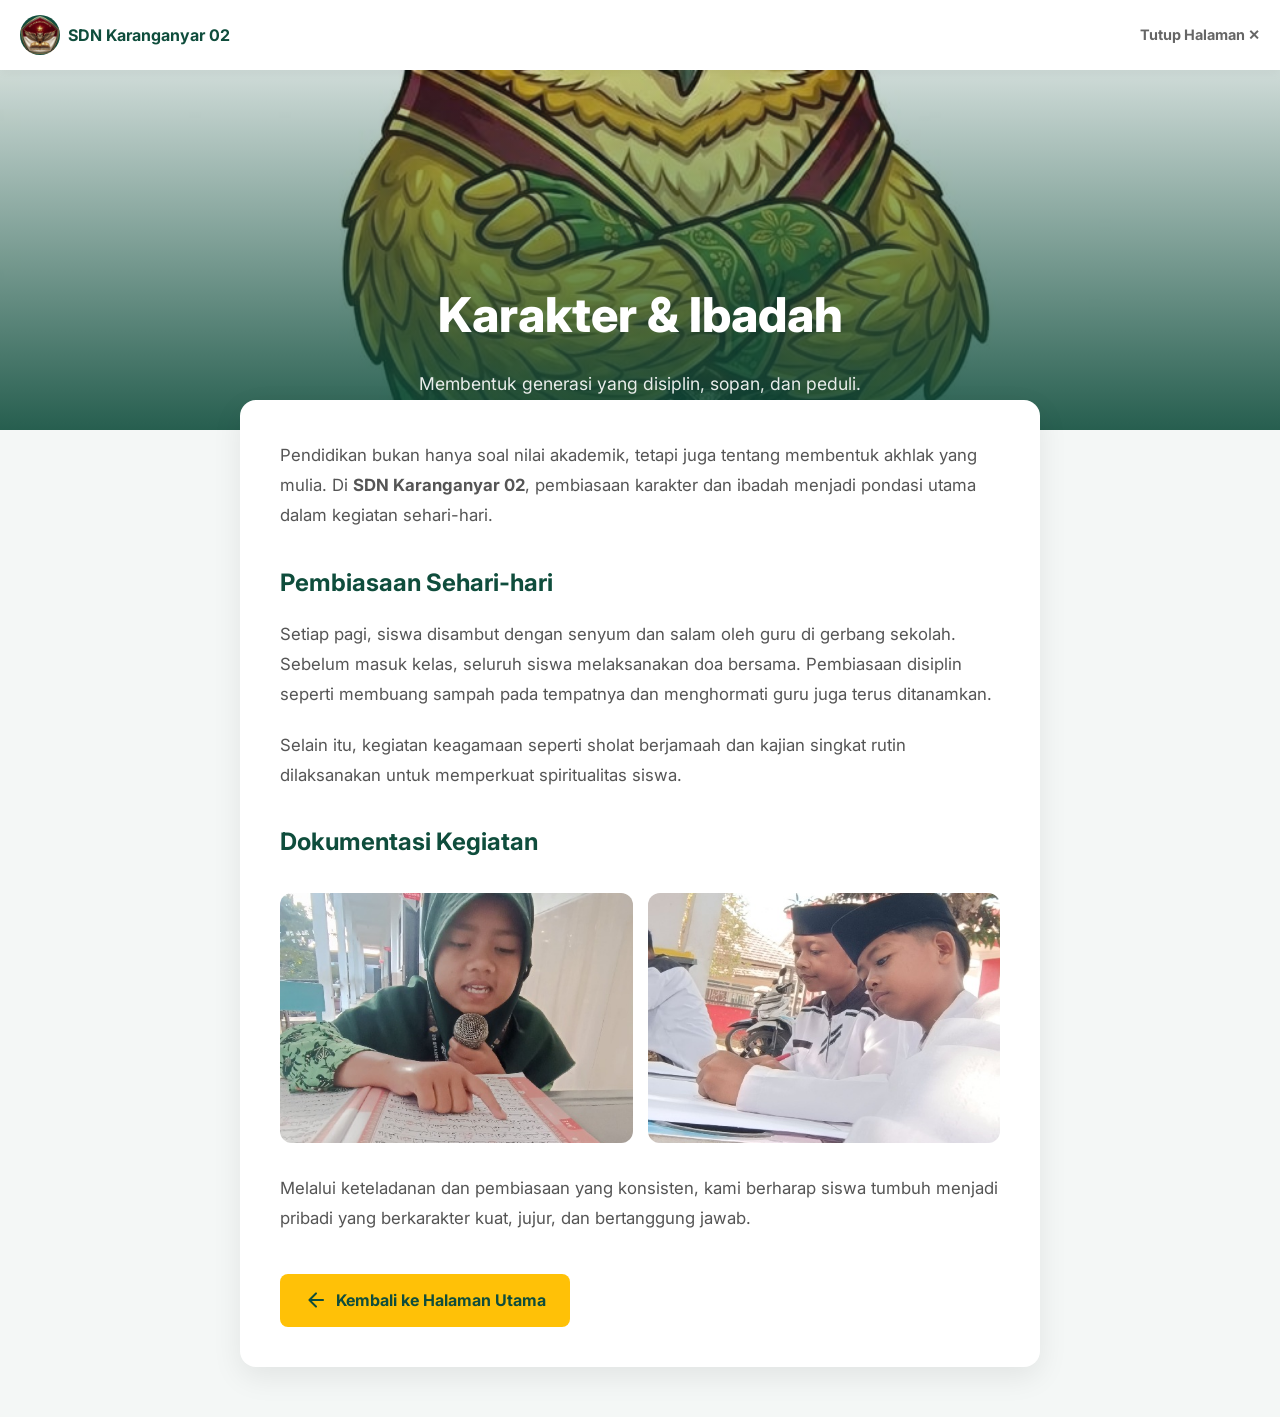
<file: program-karakter.html>
<!doctype html>
<html lang="id">
<head>
  <meta charset="utf-8">
  <meta name="viewport" content="width=device-width, initial-scale=1">
  <title>Karakter & Ibadah - SDN Karanganyar 02</title>
  <link rel="icon" type="image/jpeg" href="assets/1.jpeg">
  <link href="https://fonts.googleapis.com/css2?family=Material+Symbols+Rounded:opsz,wght,FILL,GRAD@20..48,400..700,0..1,0&display=swap" rel="stylesheet">
  <link href="https://fonts.googleapis.com/css2?family=Inter:wght@400;600;700;800&display=swap" rel="stylesheet">
  <style>
    * { box-sizing: border-box; margin: 0; padding: 0; font-family: 'Inter', sans-serif; }
    body { background-color: #f4f7f6; color: #333; line-height: 1.8; }
    .navbar { background: #fff; padding: 15px 20px; box-shadow: 0 2px 10px rgba(0,0,0,0.05); display: flex; justify-content: space-between; align-items: center; position: sticky; top: 0; z-index: 100; }
    .navbar a { text-decoration: none; color: #0f4d3c; font-weight: 700; display: flex; align-items: center; gap: 8px; }
    .navbar img { height: 40px; border-radius: 50%; }
    .hero-article { width: 100%; height: 40vh; background: url('assets/4.jpeg') center/cover; position: relative; }
    .hero-overlay { position: absolute; top: 0; left: 0; right: 0; bottom: 0; background: linear-gradient(to top, rgba(15,77,60,0.9), rgba(15,77,60,0.2)); }
    .hero-text { position: absolute; bottom: 30px; left: 5%; right: 5%; color: #fff; text-align: center; }
    .hero-text h1 { font-size: clamp(2rem, 5vw, 3rem); font-weight: 800; margin-bottom: 10px; }
    .hero-text p { font-size: 1.1rem; opacity: 0.9; }
    .article-container { max-width: 800px; margin: -30px auto 50px; background: #fff; padding: 40px; border-radius: 16px; box-shadow: 0 10px 30px rgba(0,0,0,0.08); position: relative; z-index: 10; }
    .article-container h2 { color: #0f4d3c; margin: 30px 0 15px; font-size: 1.5rem; }
    .article-container p { margin-bottom: 20px; font-size: 1.05rem; color: #555; }
    .article-gallery { display: grid; grid-template-columns: 1fr 1fr; gap: 15px; margin: 30px 0; }
    .article-gallery img { width: 100%; height: 250px; object-fit: cover; border-radius: 12px; }
    .article-gallery img.full { grid-column: 1 / -1; height: 350px; }
    .btn-back { display: inline-flex; align-items: center; gap: 8px; background: #ffc107; color: #0f4d3c; padding: 12px 24px; text-decoration: none; border-radius: 8px; font-weight: bold; margin-top: 20px; transition: background 0.2s; }
    .btn-back:hover { background: #e0a800; }
    @media (max-width: 600px) {
      .article-container { padding: 25px; margin-top: -20px; }
      .article-gallery { grid-template-columns: 1fr; }
      .article-gallery img.full { height: 250px; }
    }
  </style>
</head>
<body>
  <nav class="navbar">
    <a href="index.html">
      <img src="assets/1.jpeg" alt="Logo">
      <span>SDN Karanganyar 02</span>
    </a>
    <a href="index.html" style="font-size: 0.9rem; color: #666;">Tutup Halaman ✕</a>
  </nav>

  <header class="hero-article">
    <div class="hero-overlay"></div>
    <div class="hero-text">
      <h1>Karakter & Ibadah</h1>
      <p>Membentuk generasi yang disiplin, sopan, dan peduli.</p>
    </div>
  </header>

  <main class="article-container">
    <p>Pendidikan bukan hanya soal nilai akademik, tetapi juga tentang membentuk akhlak yang mulia. Di <strong>SDN Karanganyar 02</strong>, pembiasaan karakter dan ibadah menjadi pondasi utama dalam kegiatan sehari-hari.</p>
    
    <h2>Pembiasaan Sehari-hari</h2>
    <p>Setiap pagi, siswa disambut dengan senyum dan salam oleh guru di gerbang sekolah. Sebelum masuk kelas, seluruh siswa melaksanakan doa bersama. Pembiasaan disiplin seperti membuang sampah pada tempatnya dan menghormati guru juga terus ditanamkan.</p>
    
    <p>Selain itu, kegiatan keagamaan seperti sholat berjamaah dan kajian singkat rutin dilaksanakan untuk memperkuat spiritualitas siswa.</p>

    <h2>Dokumentasi Kegiatan</h2>
    <div class="article-gallery">
      <img src="assets/gsm1.jpg" alt="Pembiasaan salam pagi">
      <img src="assets/gsm2.jpg" alt="Kegiatan keagamaan siswa">
    </div>

    <p>Melalui keteladanan dan pembiasaan yang konsisten, kami berharap siswa tumbuh menjadi pribadi yang berkarakter kuat, jujur, dan bertanggung jawab.</p>

    <a href="index.html#program" class="btn-back">
      <span class="material-symbols-rounded">arrow_back</span>
      Kembali ke Halaman Utama
    </a>
  </main>
</body>
</html>
</file>
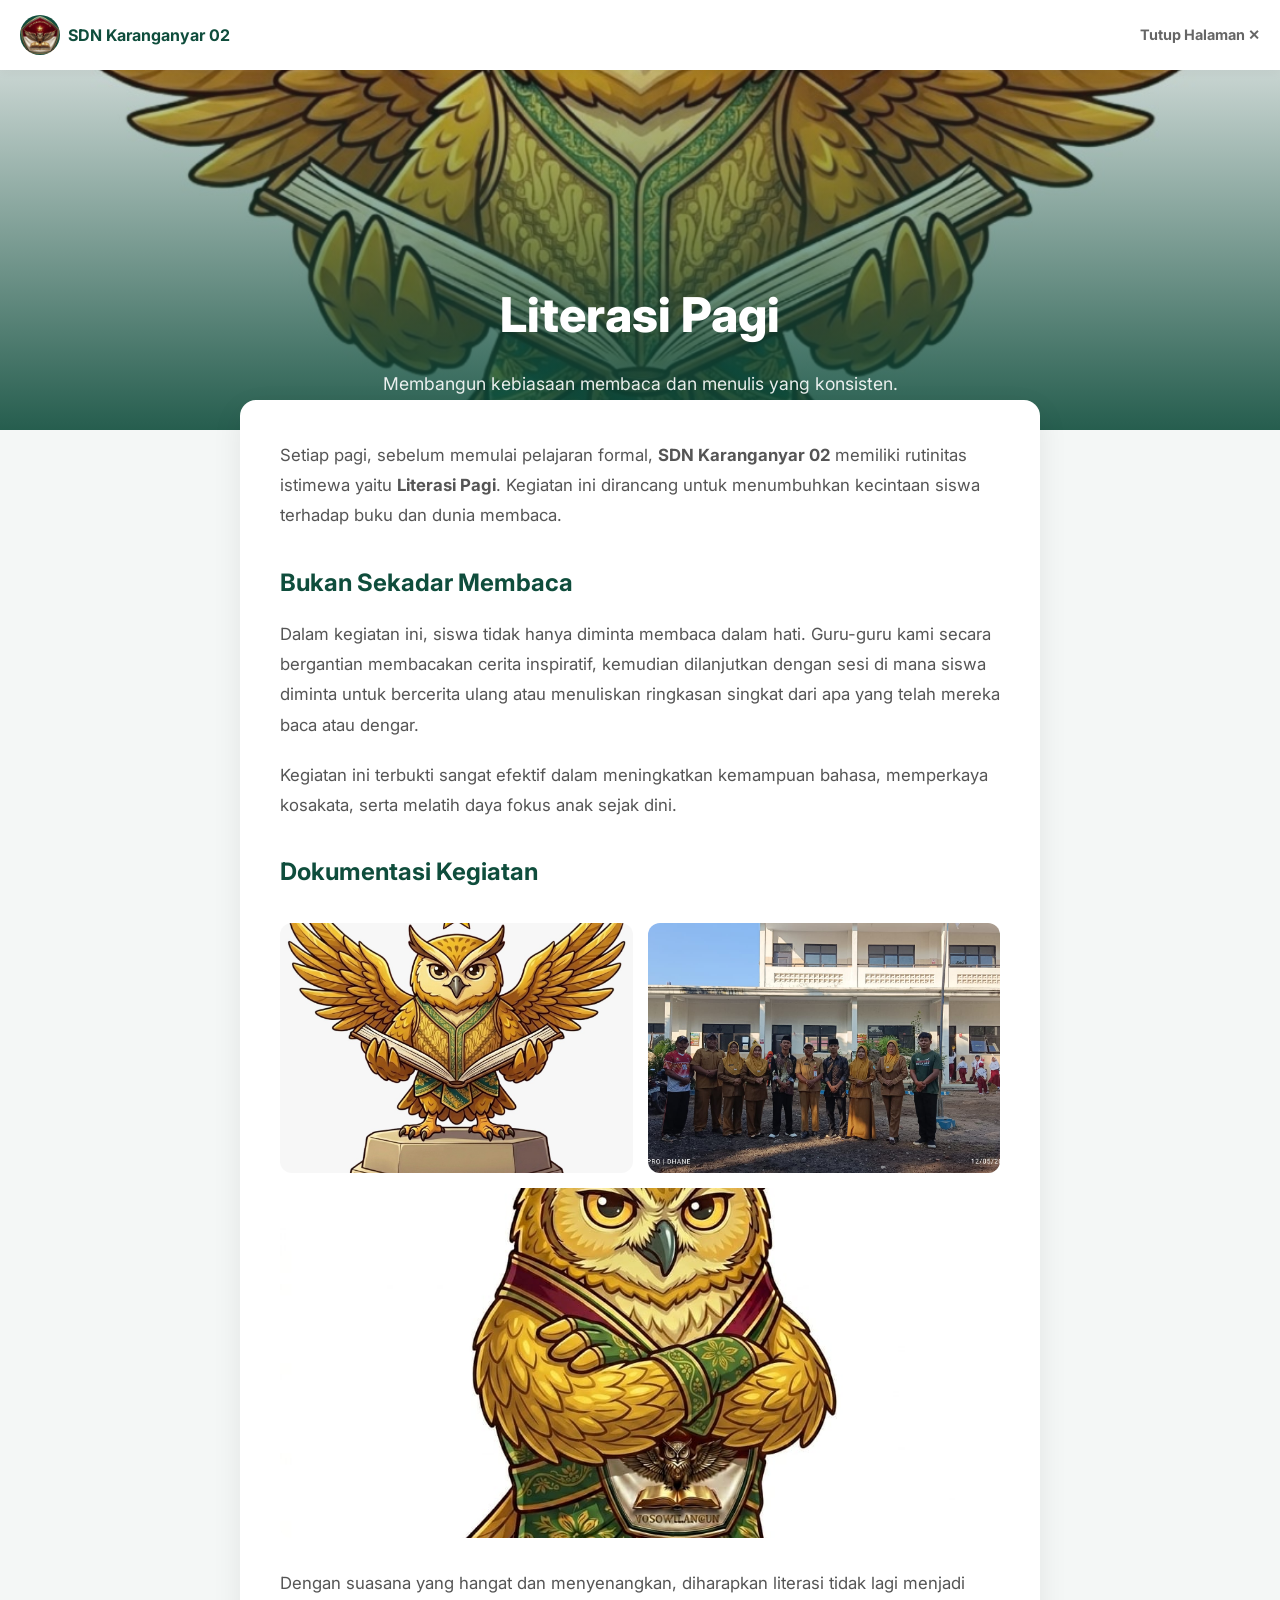
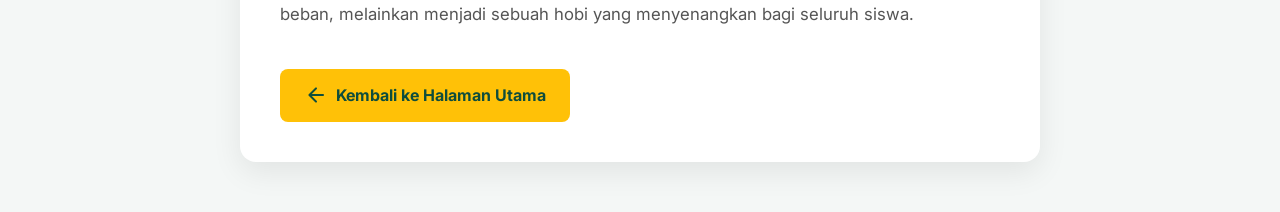
<file: program-literasi.html>
<!doctype html>
<html lang="id">
<head>
  <meta charset="utf-8">
  <meta name="viewport" content="width=device-width, initial-scale=1">
  <title>Literasi Pagi - SDN Karanganyar 02</title>
  <link rel="icon" type="image/jpeg" href="assets/1.jpeg">
  <link href="https://fonts.googleapis.com/css2?family=Material+Symbols+Rounded:opsz,wght,FILL,GRAD@20..48,400..700,0..1,0&display=swap" rel="stylesheet">
  <link href="https://fonts.googleapis.com/css2?family=Inter:wght@400;600;700;800&display=swap" rel="stylesheet">
  <style>
    * { box-sizing: border-box; margin: 0; padding: 0; font-family: 'Inter', sans-serif; }
    body { background-color: #f4f7f6; color: #333; line-height: 1.8; }
    .navbar { background: #fff; padding: 15px 20px; box-shadow: 0 2px 10px rgba(0,0,0,0.05); display: flex; justify-content: space-between; align-items: center; position: sticky; top: 0; z-index: 100; }
    .navbar a { text-decoration: none; color: #0f4d3c; font-weight: 700; display: flex; align-items: center; gap: 8px; }
    .navbar img { height: 40px; border-radius: 50%; }
    .hero-article { width: 100%; height: 40vh; background: url('assets/3.jpeg') center/cover; position: relative; }
    .hero-overlay { position: absolute; top: 0; left: 0; right: 0; bottom: 0; background: linear-gradient(to top, rgba(15,77,60,0.9), rgba(15,77,60,0.2)); }
    .hero-text { position: absolute; bottom: 30px; left: 5%; right: 5%; color: #fff; text-align: center; }
    .hero-text h1 { font-size: clamp(2rem, 5vw, 3rem); font-weight: 800; margin-bottom: 10px; }
    .hero-text p { font-size: 1.1rem; opacity: 0.9; }
    .article-container { max-width: 800px; margin: -30px auto 50px; background: #fff; padding: 40px; border-radius: 16px; box-shadow: 0 10px 30px rgba(0,0,0,0.08); position: relative; z-index: 10; }
    .article-container h2 { color: #0f4d3c; margin: 30px 0 15px; font-size: 1.5rem; }
    .article-container p { margin-bottom: 20px; font-size: 1.05rem; color: #555; }
    .article-gallery { display: grid; grid-template-columns: 1fr 1fr; gap: 15px; margin: 30px 0; }
    .article-gallery img { width: 100%; height: 250px; object-fit: cover; border-radius: 12px; }
    .article-gallery img.full { grid-column: 1 / -1; height: 350px; }
    .btn-back { display: inline-flex; align-items: center; gap: 8px; background: #ffc107; color: #0f4d3c; padding: 12px 24px; text-decoration: none; border-radius: 8px; font-weight: bold; margin-top: 20px; transition: background 0.2s; }
    .btn-back:hover { background: #e0a800; }
    @media (max-width: 600px) {
      .article-container { padding: 25px; margin-top: -20px; }
      .article-gallery { grid-template-columns: 1fr; }
      .article-gallery img.full { height: 250px; }
    }
  </style>
</head>
<body>
  <nav class="navbar">
    <a href="index.html">
      <img src="assets/1.jpeg" alt="Logo">
      <span>SDN Karanganyar 02</span>
    </a>
    <a href="index.html" style="font-size: 0.9rem; color: #666;">Tutup Halaman ✕</a>
  </nav>

  <header class="hero-article">
    <div class="hero-overlay"></div>
    <div class="hero-text">
      <h1>Literasi Pagi</h1>
      <p>Membangun kebiasaan membaca dan menulis yang konsisten.</p>
    </div>
  </header>

  <main class="article-container">
    <p>Setiap pagi, sebelum memulai pelajaran formal, <strong>SDN Karanganyar 02</strong> memiliki rutinitas istimewa yaitu <strong>Literasi Pagi</strong>. Kegiatan ini dirancang untuk menumbuhkan kecintaan siswa terhadap buku dan dunia membaca.</p>
    
    <h2>Bukan Sekadar Membaca</h2>
    <p>Dalam kegiatan ini, siswa tidak hanya diminta membaca dalam hati. Guru-guru kami secara bergantian membacakan cerita inspiratif, kemudian dilanjutkan dengan sesi di mana siswa diminta untuk bercerita ulang atau menuliskan ringkasan singkat dari apa yang telah mereka baca atau dengar.</p>
    
    <p>Kegiatan ini terbukti sangat efektif dalam meningkatkan kemampuan bahasa, memperkaya kosakata, serta melatih daya fokus anak sejak dini.</p>

    <h2>Dokumentasi Kegiatan</h2>
    <div class="article-gallery">
      <img src="assets/3.jpeg" alt="Siswa sedang membaca buku">
      <img src="assets/guru.jpeg" alt="Guru membimbing literasi">
      <img class="full" src="assets/4.jpeg" alt="Suasana kelas literasi">
    </div>

    <p>Dengan suasana yang hangat dan menyenangkan, diharapkan literasi tidak lagi menjadi beban, melainkan menjadi sebuah hobi yang menyenangkan bagi seluruh siswa.</p>

    <a href="index.html#program" class="btn-back">
      <span class="material-symbols-rounded">arrow_back</span>
      Kembali ke Halaman Utama
    </a>
  </main>
</body>
</html>
</file>
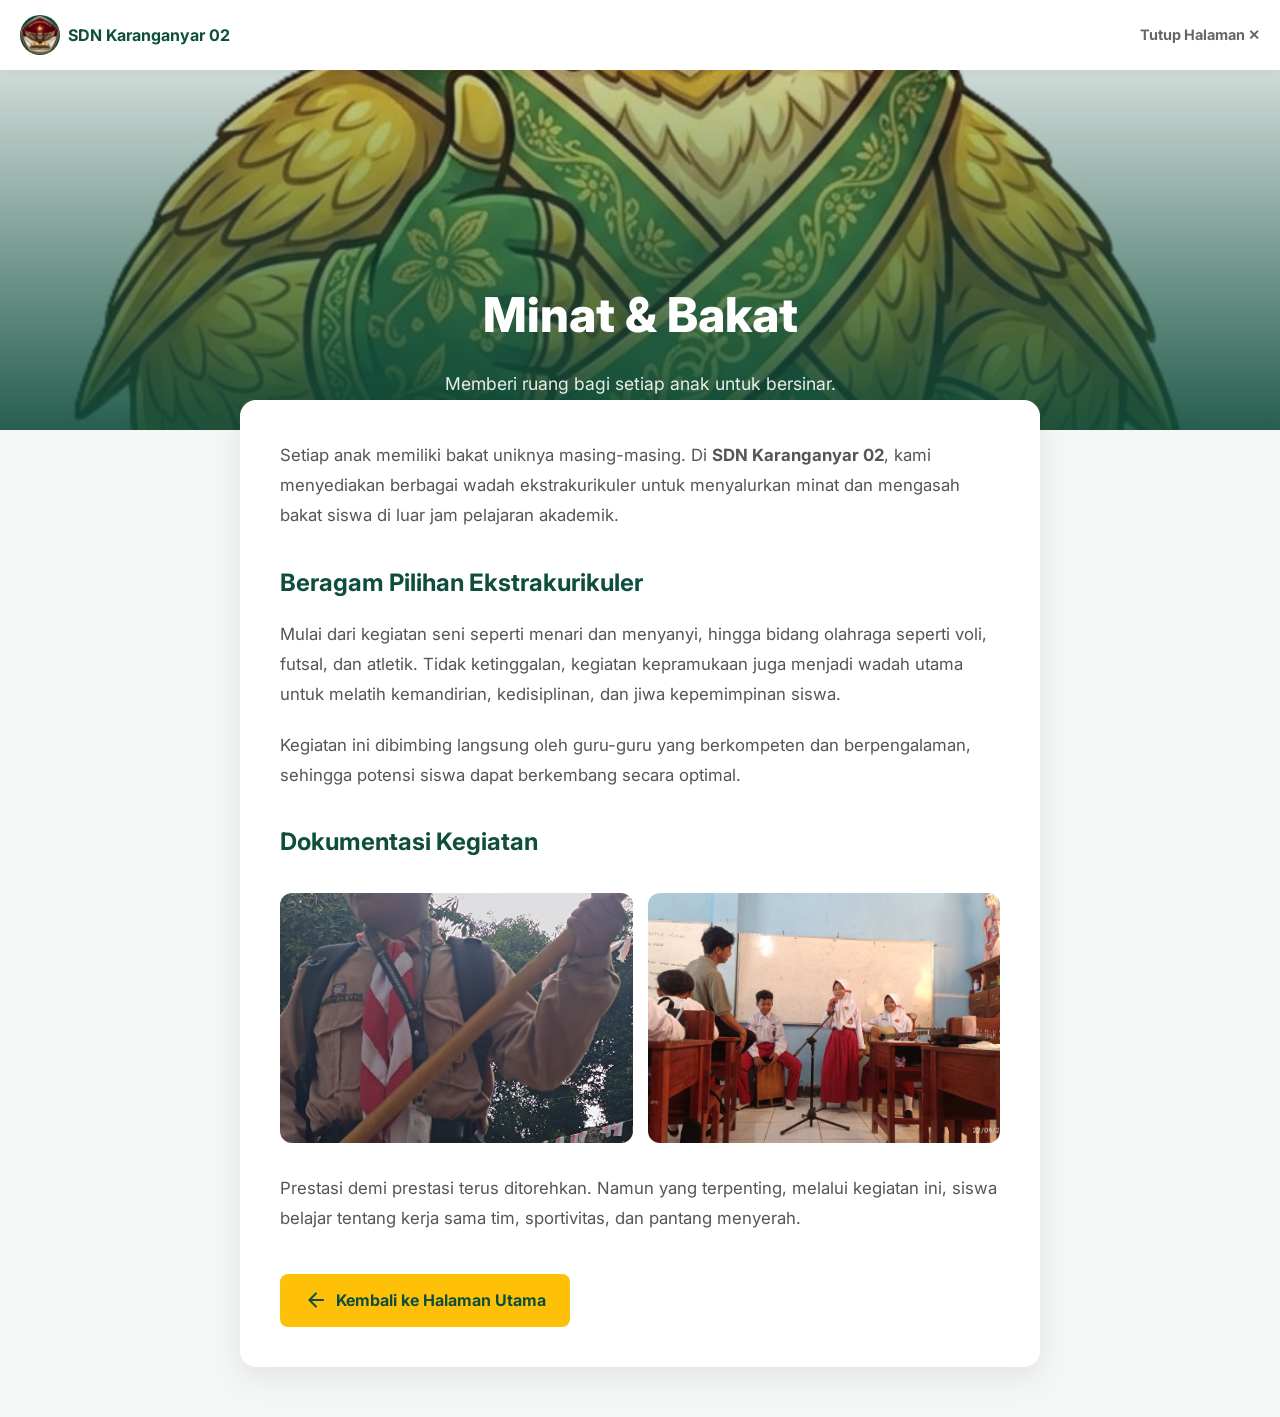
<file: program-minat-bakat.html>
<!doctype html>
<html lang="id">
<head>
  <meta charset="utf-8">
  <meta name="viewport" content="width=device-width, initial-scale=1">
  <title>Minat Bakat - SDN Karanganyar 02</title>
  <link rel="icon" type="image/jpeg" href="assets/1.jpeg">
  <link href="https://fonts.googleapis.com/css2?family=Material+Symbols+Rounded:opsz,wght,FILL,GRAD@20..48,400..700,0..1,0&display=swap" rel="stylesheet">
  <link href="https://fonts.googleapis.com/css2?family=Inter:wght@400;600;700;800&display=swap" rel="stylesheet">
  <style>
    * { box-sizing: border-box; margin: 0; padding: 0; font-family: 'Inter', sans-serif; }
    body { background-color: #f4f7f6; color: #333; line-height: 1.8; }
    .navbar { background: #fff; padding: 15px 20px; box-shadow: 0 2px 10px rgba(0,0,0,0.05); display: flex; justify-content: space-between; align-items: center; position: sticky; top: 0; z-index: 100; }
    .navbar a { text-decoration: none; color: #0f4d3c; font-weight: 700; display: flex; align-items: center; gap: 8px; }
    .navbar img { height: 40px; border-radius: 50%; }
    .hero-article { width: 100%; height: 40vh; background: url('assets/2.jpeg') center/cover; position: relative; }
    .hero-overlay { position: absolute; top: 0; left: 0; right: 0; bottom: 0; background: linear-gradient(to top, rgba(15,77,60,0.9), rgba(15,77,60,0.2)); }
    .hero-text { position: absolute; bottom: 30px; left: 5%; right: 5%; color: #fff; text-align: center; }
    .hero-text h1 { font-size: clamp(2rem, 5vw, 3rem); font-weight: 800; margin-bottom: 10px; }
    .hero-text p { font-size: 1.1rem; opacity: 0.9; }
    .article-container { max-width: 800px; margin: -30px auto 50px; background: #fff; padding: 40px; border-radius: 16px; box-shadow: 0 10px 30px rgba(0,0,0,0.08); position: relative; z-index: 10; }
    .article-container h2 { color: #0f4d3c; margin: 30px 0 15px; font-size: 1.5rem; }
    .article-container p { margin-bottom: 20px; font-size: 1.05rem; color: #555; }
    .article-gallery { display: grid; grid-template-columns: 1fr 1fr; gap: 15px; margin: 30px 0; }
    .article-gallery img { width: 100%; height: 250px; object-fit: cover; border-radius: 12px; }
    .article-gallery img.full { grid-column: 1 / -1; height: 350px; }
    .btn-back { display: inline-flex; align-items: center; gap: 8px; background: #ffc107; color: #0f4d3c; padding: 12px 24px; text-decoration: none; border-radius: 8px; font-weight: bold; margin-top: 20px; transition: background 0.2s; }
    .btn-back:hover { background: #e0a800; }
    @media (max-width: 600px) {
      .article-container { padding: 25px; margin-top: -20px; }
      .article-gallery { grid-template-columns: 1fr; }
      .article-gallery img.full { height: 250px; }
    }
  </style>
</head>
<body>
  <nav class="navbar">
    <a href="index.html">
      <img src="assets/1.jpeg" alt="Logo">
      <span>SDN Karanganyar 02</span>
    </a>
    <a href="index.html" style="font-size: 0.9rem; color: #666;">Tutup Halaman ✕</a>
  </nav>

  <header class="hero-article">
    <div class="hero-overlay"></div>
    <div class="hero-text">
      <h1>Minat & Bakat</h1>
      <p>Memberi ruang bagi setiap anak untuk bersinar.</p>
    </div>
  </header>

  <main class="article-container">
    <p>Setiap anak memiliki bakat uniknya masing-masing. Di <strong>SDN Karanganyar 02</strong>, kami menyediakan berbagai wadah ekstrakurikuler untuk menyalurkan minat dan mengasah bakat siswa di luar jam pelajaran akademik.</p>
    
    <h2>Beragam Pilihan Ekstrakurikuler</h2>
    <p>Mulai dari kegiatan seni seperti menari dan menyanyi, hingga bidang olahraga seperti voli, futsal, dan atletik. Tidak ketinggalan, kegiatan kepramukaan juga menjadi wadah utama untuk melatih kemandirian, kedisiplinan, dan jiwa kepemimpinan siswa.</p>
    
    <p>Kegiatan ini dibimbing langsung oleh guru-guru yang berkompeten dan berpengalaman, sehingga potensi siswa dapat berkembang secara optimal.</p>

    <h2>Dokumentasi Kegiatan</h2>
    <div class="article-gallery">
      <img src="assets/foto-pramuka.jpg" alt="Kegiatan pramuka">
      <img src="assets/foto-ekskul-musik.jpg" alt="Latihan musik">
    </div>

    <p>Prestasi demi prestasi terus ditorehkan. Namun yang terpenting, melalui kegiatan ini, siswa belajar tentang kerja sama tim, sportivitas, dan pantang menyerah.</p>

    <a href="index.html#program" class="btn-back">
      <span class="material-symbols-rounded">arrow_back</span>
      Kembali ke Halaman Utama
    </a>
  </main>
</body>
</html>
</file>
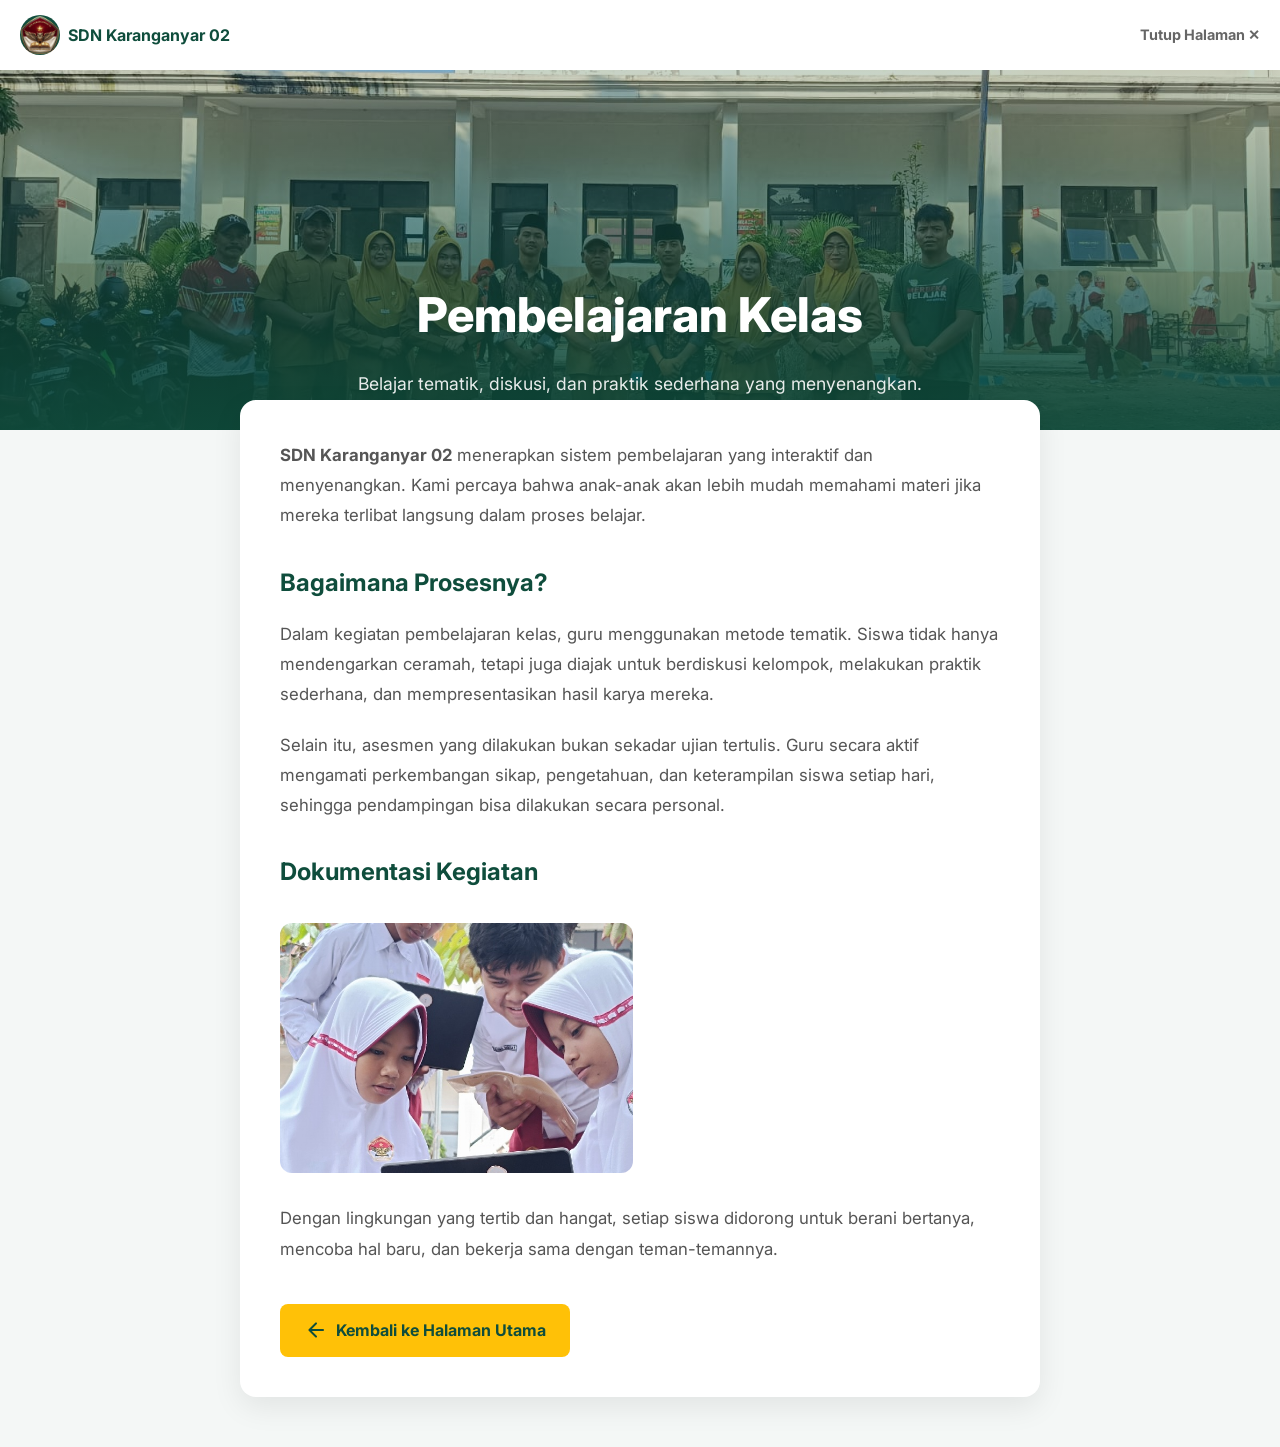
<file: program-pembelajaran.html>
<!doctype html>
<html lang="id">
<head>
  <meta charset="utf-8">
  <meta name="viewport" content="width=device-width, initial-scale=1">
  <title>Pembelajaran Kelas - SDN Karanganyar 02</title>
  <link rel="icon" type="image/jpeg" href="assets/1.jpeg">
  <link href="https://fonts.googleapis.com/css2?family=Material+Symbols+Rounded:opsz,wght,FILL,GRAD@20..48,400..700,0..1,0&display=swap" rel="stylesheet">
  <link href="https://fonts.googleapis.com/css2?family=Inter:wght@400;600;700;800&display=swap" rel="stylesheet">
  <style>
    * { box-sizing: border-box; margin: 0; padding: 0; font-family: 'Inter', sans-serif; }
    body { background-color: #f4f7f6; color: #333; line-height: 1.8; }
    
    /* Navbar Sederhana */
    .navbar { background: #fff; padding: 15px 20px; box-shadow: 0 2px 10px rgba(0,0,0,0.05); display: flex; justify-content: space-between; align-items: center; position: sticky; top: 0; z-index: 100; }
    .navbar a { text-decoration: none; color: #0f4d3c; font-weight: 700; display: flex; align-items: center; gap: 8px; }
    .navbar img { height: 40px; border-radius: 50%; }

    /* Hero Image */
    .hero-article { width: 100%; height: 40vh; background: url('assets/guru.jpeg') center/cover; position: relative; }
    .hero-overlay { position: absolute; top: 0; left: 0; right: 0; bottom: 0; background: linear-gradient(to top, rgba(15,77,60,0.9), rgba(15,77,60,0.2)); }
    .hero-text { position: absolute; bottom: 30px; left: 5%; right: 5%; color: #fff; text-align: center; }
    .hero-text h1 { font-size: clamp(2rem, 5vw, 3rem); font-weight: 800; margin-bottom: 10px; }
    .hero-text p { font-size: 1.1rem; opacity: 0.9; }

    /* Konten Artikel */
    .article-container { max-width: 800px; margin: -30px auto 50px; background: #fff; padding: 40px; border-radius: 16px; box-shadow: 0 10px 30px rgba(0,0,0,0.08); position: relative; z-index: 10; }
    .article-container h2 { color: #0f4d3c; margin: 30px 0 15px; font-size: 1.5rem; }
    .article-container p { margin-bottom: 20px; font-size: 1.05rem; color: #555; }
    
    /* Galeri Foto di dalam Artikel */
    .article-gallery { display: grid; grid-template-columns: 1fr 1fr; gap: 15px; margin: 30px 0; }
    .article-gallery img { width: 100%; height: 250px; object-fit: cover; border-radius: 12px; }
    .article-gallery img.full { grid-column: 1 / -1; height: 350px; }

    .btn-back { display: inline-flex; align-items: center; gap: 8px; background: #ffc107; color: #0f4d3c; padding: 12px 24px; text-decoration: none; border-radius: 8px; font-weight: bold; margin-top: 20px; transition: background 0.2s; }
    .btn-back:hover { background: #e0a800; }

    @media (max-width: 600px) {
      .article-container { padding: 25px; margin-top: -20px; }
      .article-gallery { grid-template-columns: 1fr; }
      .article-gallery img.full { height: 250px; }
    }
  </style>
</head>
<body>

  <!-- Navbar -->
  <nav class="navbar">
    <a href="index.html">
      <img src="assets/1.jpeg" alt="Logo">
      <span>SDN Karanganyar 02</span>
    </a>
    <a href="index.html" style="font-size: 0.9rem; color: #666;">Tutup Halaman ✕</a>
  </nav>

  <!-- Hero Image -->
  <header class="hero-article">
    <div class="hero-overlay"></div>
    <div class="hero-text">
      <h1>Pembelajaran Kelas</h1>
      <p>Belajar tematik, diskusi, dan praktik sederhana yang menyenangkan.</p>
    </div>
  </header>

  <!-- Isi Artikel -->
  <main class="article-container">
    <p><strong>SDN Karanganyar 02</strong> menerapkan sistem pembelajaran yang interaktif dan menyenangkan. Kami percaya bahwa anak-anak akan lebih mudah memahami materi jika mereka terlibat langsung dalam proses belajar.</p>
    
    <h2>Bagaimana Prosesnya?</h2>
    <p>Dalam kegiatan pembelajaran kelas, guru menggunakan metode tematik. Siswa tidak hanya mendengarkan ceramah, tetapi juga diajak untuk berdiskusi kelompok, melakukan praktik sederhana, dan mempresentasikan hasil karya mereka.</p>
    
    <p>Selain itu, asesmen yang dilakukan bukan sekadar ujian tertulis. Guru secara aktif mengamati perkembangan sikap, pengetahuan, dan keterampilan siswa setiap hari, sehingga pendampingan bisa dilakukan secara personal.</p>

    <!-- Galeri Foto Kegiatan -->
    <h2>Dokumentasi Kegiatan</h2>
    <div class="article-gallery">
      <!-- Ganti src dengan foto kegiatan yang relevan dari folder assets -->
      <img src="assets/pembelajaran1.jpg" alt="Suasana Belajar di Kelas">
    </div>

    <p>Dengan lingkungan yang tertib dan hangat, setiap siswa didorong untuk berani bertanya, mencoba hal baru, dan bekerja sama dengan teman-temannya.</p>

    <a href="index.html#program" class="btn-back">
      <span class="material-symbols-rounded">arrow_back</span>
      Kembali ke Halaman Utama
    </a>
  </main>

</body>
</html>
</file>
<file: styles.css>
:root {
  --ink: #17202a;
  --muted: #687385;
  --paper: #f7f5ef;
  --white: #ffffff;
  --green: #1e6b52;
  --green-dark: #0f4d3c;
  --gold: #d8a634;
  --red: #9d2330;
  --sky: #dbeaf5;
  --line: rgba(23, 32, 42, 0.12);
  --shadow: 0 22px 60px rgba(24, 36, 45, 0.16);
  --radius: 8px;
  --container: min(1120px, calc(100vw - 40px));
}

* {
  box-sizing: border-box;
}

html {
  scroll-behavior: smooth;
}

body {
  margin: 0;
  color: var(--ink);
  background: var(--paper);
  font-family: "Segoe UI", Arial, sans-serif;
  line-height: 1.6;
}

body.is-loading {
  overflow: hidden;
}

body.modal-open {
  overflow: hidden;
}

img {
  display: block;
  max-width: 100%;
}

a {
  color: inherit;
  text-decoration: none;
}

.material-symbols-rounded {
  display: inline-block;
  direction: ltr;
  font-family: "Material Symbols Rounded";
  font-feature-settings: "liga";
  font-size: 1.25em;
  font-style: normal;
  font-weight: normal;
  letter-spacing: 0;
  line-height: 1;
  text-transform: none;
  white-space: nowrap;
  word-wrap: normal;
}

#profil {
  background: #dbeaf5;
}

.splash-screen {
  align-items: center;
  background:
    radial-gradient(circle at 50% 26%, rgba(216, 166, 52, 0.18), transparent 32%),
    linear-gradient(135deg, #0f4d3c, #101820);
  display: flex;
  inset: 0;
  justify-content: center;
  padding: 24px;
  position: fixed;
  transition: opacity 420ms ease, visibility 420ms ease;
  z-index: 100;
}

.splash-screen.is-hidden {
  opacity: 0;
  pointer-events: none;
  visibility: hidden;
}

.splash-card {
  align-items: center;
  background: rgba(255, 255, 255, 0.96);
  border: 1px solid rgba(255, 255, 255, 0.32);
  border-radius: var(--radius);
  box-shadow: 0 26px 80px rgba(0, 0, 0, 0.28);
  display: flex;
  flex-direction: column;
  max-width: 320px;
  padding: 28px;
  text-align: center;
  width: min(100%, 320px);
}

.splash-card img {
  border: 1px solid rgba(216, 166, 52, 0.45);
  border-radius: 50%;
  height: 84px;
  object-fit: cover;
  width: 84px;
}

.splash-icon {
  background: var(--green-dark);
  border: 3px solid var(--white);
  border-radius: 50%;
  color: var(--gold);
  font-size: 1.1rem;
  margin-top: -20px;
  padding: 8px;
}

.splash-card strong {
  font-size: 1.25rem;
  line-height: 1.2;
  margin-top: 12px;
}

.splash-card small {
  color: var(--muted);
  margin-top: 4px;
}

.splash-progress {
  background: rgba(23, 32, 42, 0.12);
  border-radius: 999px;
  height: 7px;
  margin-top: 22px;
  overflow: hidden;
  width: 100%;
}

.splash-progress span {
  animation: splashLoad 1100ms ease-in-out infinite;
  background: linear-gradient(90deg, var(--green), var(--gold));
  border-radius: inherit;
  display: block;
  height: 100%;
  width: 42%;
}

@keyframes splashLoad {
  0% {
    transform: translateX(-110%);
  }
  100% {
    transform: translateX(250%);
  }
}

.site-header {
  align-items: center;
  background: rgba(255, 255, 255, 0.92);
  border-bottom: 1px solid var(--line);
  display: flex;
  gap: 24px;
  justify-content: space-between;
  left: 0;
  min-height: 76px;
  padding: 12px max(20px, calc((100vw - 1120px) / 2));
  position: fixed;
  right: 0;
  top: 0;
  transition: box-shadow 180ms ease, background 180ms ease;
  z-index: 20;
}

.site-header.is-scrolled {
  background: rgba(255, 255, 255, 0.98);
  box-shadow: 0 10px 34px rgba(23, 32, 42, 0.1);
}

.brand {
  align-items: center;
  display: flex;
  gap: 12px;
  min-width: 0;
}

.brand-mark {
  border: 1px solid rgba(216, 166, 52, 0.45);
  border-radius: 50%;
  height: 50px;
  object-fit: cover;
  width: 50px;
}

.brand strong,
.brand small {
  display: block;
  line-height: 1.2;
}

.brand strong {
  font-size: 1rem;
}

.brand small {
  color: var(--muted);
  font-size: 0.78rem;
  margin-top: 3px;
}

.main-nav {
  align-items: center;
  display: flex;
  gap: 6px;
}

.main-nav a {
  border-radius: 999px;
  color: #334155;
  font-size: 0.92rem;
  font-weight: 650;
  padding: 9px 13px;
  transition: background 160ms ease, color 160ms ease;
}

.main-nav a:hover,
.main-nav a:focus-visible {
  background: rgba(30, 107, 82, 0.1);
  color: var(--green-dark);
}

.nav-toggle {
  align-items: center;
  background: var(--green-dark);
  border: 0;
  border-radius: var(--radius);
  display: none;
  height: 42px;
  justify-content: center;
  padding: 0;
  width: 42px;
}

.nav-toggle span {
  background: var(--white);
  border-radius: 999px;
  display: block;
  height: 2px;
  position: absolute;
  transition: transform 160ms ease, opacity 160ms ease;
  width: 19px;
}

.nav-toggle span:nth-child(1) {
  transform: translateY(-6px);
}

.nav-toggle span:nth-child(3) {
  transform: translateY(6px);
}

.nav-toggle[aria-expanded="true"] span:nth-child(1) {
  transform: rotate(45deg);
}

.nav-toggle[aria-expanded="true"] span:nth-child(2) {
  opacity: 0;
}

.nav-toggle[aria-expanded="true"] span:nth-child(3) {
  transform: rotate(-45deg);
}

.hero {
  align-items: end;
  display: grid;
  min-height: 78svh;
  overflow: hidden;
  padding: 136px max(20px, calc((100vw - 1120px) / 2)) 56px;
  position: relative;
}

.hero-media,
.hero-overlay {
  inset: 0;
  position: absolute;
}

.hero-media img {
  height: 100%;
  object-fit: cover;
  object-position: center 42%;
  width: 100%;
}

.hero-overlay {
  background:
    linear-gradient(90deg, rgba(11, 36, 31, 0.88), rgba(11, 36, 31, 0.48) 52%, rgba(11, 36, 31, 0.2)),
    linear-gradient(0deg, rgba(11, 36, 31, 0.7), rgba(11, 36, 31, 0.1) 50%);
}

.hero-content {
  color: var(--white);
  max-width: 710px;
  position: relative;
  z-index: 1;
}

.eyebrow {
  color: var(--gold);
  font-size: 0.78rem;
  font-weight: 800;
  letter-spacing: 0;
  margin: 0 0 10px;
  text-transform: uppercase;
}

.hero h1,
.section-heading h2,
.contact-card h2 {
  line-height: 1.05;
  margin: 0;
}

.hero h1 {
  font-size: clamp(2.35rem, 6vw, 5.5rem);
  max-width: 880px;
}

.hero-copy {
  font-size: clamp(1rem, 2vw, 1.2rem);
  margin: 20px 0 0;
  max-width: 620px;
}

.hero-actions,
.contact-actions,
.form-footer {
  display: flex;
  flex-wrap: wrap;
  gap: 12px;
  margin-top: 28px;
}

.button {
  align-items: center;
  border-radius: var(--radius);
  display: inline-flex;
  gap: 8px;
  font-weight: 800;
  justify-content: center;
  min-height: 46px;
  padding: 12px 18px;
  transition: transform 160ms ease, background 160ms ease, border-color 160ms ease;
}

.button:hover,
.button:focus-visible {
  transform: translateY(-1px);
}

.button.primary {
  background: var(--gold);
  color: #241706;
}

.button.primary.alt {
  background: var(--green);
  color: var(--white);
}

.button:disabled {
  cursor: not-allowed;
  opacity: 0.65;
  transform: none;
}

.button.secondary {
  border: 1px solid rgba(255, 255, 255, 0.62);
  color: var(--white);
}

.button.ghost {
  border: 1px solid var(--line);
  color: var(--green-dark);
}

.notice-bar {
  align-items: center;
  background: var(--red);
  color: var(--white);
  display: flex;
  gap: 16px;
  margin: 0 auto;
  padding: 14px max(20px, calc((100vw - 1120px) / 2));
}

.notice-bar strong {
  align-items: center;
  background: rgba(255, 255, 255, 0.18);
  border-radius: 999px;
  display: inline-flex;
  flex: 0 0 auto;
  font-size: 0.84rem;
  gap: 6px;
  padding: 6px 12px;
}

.notice-bar span {
  font-size: 0.95rem;
}

.section {
  margin: 0 auto;
  padding: 88px 0;
  width: var(--container);
}

.section-heading {
  max-width: 760px;
}

.section-heading.compact {
  max-width: 620px;
}

.section-heading.split {
  align-items: end;
  display: flex;
  gap: 24px;
  justify-content: space-between;
  max-width: none;
}

.section-heading h2,
.contact-card h2 {
  font-size: clamp(2rem, 4vw, 3.25rem);
}

.intro-grid {
  align-items: start;
  display: grid;
  gap: 30px;
  grid-template-columns: minmax(0, 1fr) 340px;
  margin-top: 36px;
}

.intro-copy {
  background: var(--white);
  border: 1px solid var(--line);
  border-radius: var(--radius);
  box-shadow: var(--shadow);
  padding: 34px;
}

.intro-copy > p {
  color: #344154;
  font-size: 1.05rem;
  margin: 0;
}

.mission-list {
  display: grid;
  gap: 18px;
  margin-top: 30px;
}

.mission-list div {
  align-items: start;
  display: grid;
  gap: 14px;
  grid-template-columns: 50px 1fr;
}

.list-icon,
.program-icon {
  align-items: center;
  background: var(--sky);
  border-radius: var(--radius);
  color: var(--green-dark);
  display: inline-flex;
  font-weight: 900;
  height: 42px;
  justify-content: center;
  width: 42px;
}

.list-icon.material-symbols-rounded,
.program-icon.material-symbols-rounded {
  font-size: 1.35rem;
}

.mission-list p {
  margin: 0;
}

.profile-panel {
  background: var(--green-dark);
  border-radius: var(--radius);
  color: var(--white);
  padding: 24px;
  position: sticky;
  top: 100px;
}

.profile-panel img {
  background: var(--white);
  border-radius: var(--radius);
  margin: 0 auto 22px;
  max-width: 190px;
}

.profile-panel dl {
  display: grid;
  gap: 14px;
  margin: 0;
}

.profile-panel div {
  border-top: 1px solid rgba(255, 255, 255, 0.18);
  padding-top: 14px;
}

.profile-panel dt {
  color: rgba(255, 255, 255, 0.68);
  font-size: 0.78rem;
  font-weight: 800;
  text-transform: uppercase;
}

.profile-panel dd {
  margin: 3px 0 0;
}

.metrics {
  background: var(--green);
  color: var(--white);
  display: grid;
  gap: 1px;
  grid-template-columns: repeat(3, 1fr);
}

.metrics div {
  background: rgba(255, 255, 255, 0.06);
  padding: 34px max(20px, calc((100vw - 1120px) / 2));
}

.metrics strong,
.metrics span {
  display: block;
}

.metrics strong {
  color: var(--gold);
  font-size: clamp(2.1rem, 4vw, 3.75rem);
  line-height: 1;
}

.metrics span {
  margin-top: 8px;
}

.program-grid {
  display: grid;
  gap: 18px;
  grid-template-columns: repeat(4, 1fr);
  margin-top: 34px;
}

.program-card,
.news-list article,
.featured-news,
.gallery-grid figure {
  background: var(--white);
  border: 1px solid var(--line);
  border-radius: var(--radius);
}

.program-card {
  min-height: 260px;
  padding: 24px;
}

.program-card h3,
.featured-news h3,
.news-list h3 {
  line-height: 1.22;
  margin: 18px 0 10px;
}

.program-card p,
.featured-news p,
.news-list p,
.contact-card p,
.service-card p {
  color: var(--muted);
  margin: 0;
}

.schedule-section {
  padding-top: 18px;
}

.schedule-status {
  align-items: center;
  background: var(--white);
  border: 1px solid var(--line);
  border-radius: var(--radius);
  color: var(--muted);
  display: inline-flex;
  gap: 8px;
  font-weight: 750;
  padding: 10px 12px;
}

.schedule-status .material-symbols-rounded {
  color: var(--green-dark);
  font-size: 1.25rem;
}

.schedule-status.is-error {
  color: var(--red);
}

.schedule-panel {
  background: var(--white);
  border: 1px solid var(--line);
  border-radius: var(--radius);
  box-shadow: var(--shadow);
  margin-top: 34px;
  padding: 24px;
}

.schedule-toolbar {
  align-items: end;
  display: grid;
  gap: 14px;
  grid-template-columns: repeat(2, minmax(180px, 240px)) auto;
}

.schedule-toolbar label {
  display: grid;
  gap: 7px;
}

.schedule-toolbar label span {
  color: #344154;
  font-size: 0.88rem;
  font-weight: 800;
}

.schedule-toolbar select {
  background: #fff;
  border: 1px solid rgba(23, 32, 42, 0.18);
  border-radius: var(--radius);
  color: var(--ink);
  font: inherit;
  min-height: 46px;
  outline: none;
  padding: 11px 12px;
  width: 100%;
}

.schedule-list {
  display: grid;
  gap: 12px;
  margin-top: 22px;
}

.schedule-card,
.schedule-empty {
  border: 1px solid var(--line);
  border-radius: var(--radius);
  display: grid;
}

.schedule-card {
  align-items: center;
  background: #fff;
  gap: 14px;
  grid-template-columns: 86px minmax(0, 1fr) 120px;
  padding: 16px;
}

.schedule-time {
  align-items: center;
  background: var(--sky);
  border-radius: var(--radius);
  color: var(--green-dark);
  display: grid;
  font-weight: 900;
  justify-items: center;
  min-height: 70px;
  padding: 10px;
  text-align: center;
}

.schedule-time small {
  color: var(--muted);
  font-size: 0.75rem;
  font-weight: 800;
  margin-top: 2px;
}

.schedule-main h3 {
  font-size: 1.08rem;
  line-height: 1.2;
  margin: 0 0 6px;
}

.schedule-main p,
.schedule-meta {
  color: var(--muted);
  margin: 0;
}

.schedule-meta {
  display: flex;
  flex-wrap: wrap;
  gap: 8px;
  margin-top: 8px;
}

.schedule-meta span {
  align-items: center;
  background: rgba(30, 107, 82, 0.08);
  border-radius: 999px;
  display: inline-flex;
  gap: 5px;
  padding: 5px 9px;
}

.schedule-meta .material-symbols-rounded {
  color: var(--green-dark);
  font-size: 1rem;
}

.schedule-day {
  color: var(--red);
  font-weight: 900;
  text-align: right;
}

.schedule-empty {
  align-items: start;
  background: rgba(219, 234, 245, 0.5);
  gap: 14px;
  grid-template-columns: 42px 1fr;
  padding: 18px;
}

.schedule-empty .material-symbols-rounded {
  color: var(--green-dark);
  font-size: 2rem;
}

.schedule-empty h3,
.schedule-empty p {
  margin: 0;
}

.schedule-empty p {
  color: var(--muted);
}

.schedule-holiday {
  background: rgba(216, 166, 52, 0.12);
  border-color: rgba(216, 166, 52, 0.28);
}

.schedule-holiday .material-symbols-rounded {
  color: #9b6f08;
}

.schedule-holiday h3 {
  color: #7a5206;
}

.services-section {
  padding-top: 18px;
}

.services-layout {
  align-items: start;
  display: grid;
  gap: 20px;
  grid-template-columns: repeat(2, minmax(0, 1fr));
  margin-top: 34px;
}

/* =========================================
   WATERMARK BURUNG HANTU
   ========================================= */
.service-card {
  background: var(--white);
  border: 1px solid var(--line);
  border-radius: var(--radius);
  box-shadow: var(--shadow);
  display: flex;
  flex-direction: column;
  min-height: 230px;
  padding: 26px;
  position: relative; /* Wajib untuk watermark */
  overflow: hidden;   /* Agar gambar tidak keluar kotak */
}

.service-card::before {
  content: "";
  position: absolute;
  top: 0;
  left: 0;
  width: 100%;
  height: 100%;
  background-image: url('assets/burung-hantu.png'); /* Sudah diganti ke PNG */
  background-size: contain; /* Agar seluruh gambar terlihat utuh */
  background-position: center;
  background-repeat: no-repeat; /* Agar tidak menumpuk */
  opacity: 0.15; /* Transparansi 15% */
  z-index: 0;
}

/* Agar tulisan dan tombol tetap berada di atas watermark */
.service-card > * {
  position: relative;
  z-index: 1;
}
/* ========================================= */

.service-card-header {
  align-items: start;
  display: grid;
  gap: 14px;
  grid-template-columns: 48px 1fr;
  margin-bottom: 24px;
}

.service-card-header h3 {
  line-height: 1.2;
  margin: 0 0 6px;
}

.service-icon {
  align-items: center;
  background: rgba(30, 107, 82, 0.1);
  border-radius: var(--radius);
  color: var(--green-dark);
  display: inline-flex;
  font-size: 1.45rem;
  height: 48px;
  justify-content: center;
  width: 48px;
}

.service-action {
  margin-top: auto;
  width: max-content;
}

.modal-backdrop {
  align-items: center;
  background: rgba(16, 24, 32, 0.66);
  display: flex;
  inset: 0;
  justify-content: center;
  padding: 24px;
  position: fixed;
  z-index: 90;
}

.modal-backdrop[hidden] {
  display: none;
}

.modal-dialog {
  background: var(--white);
  border: 1px solid rgba(255, 255, 255, 0.22);
  border-radius: var(--radius);
  box-shadow: 0 28px 90px rgba(0, 0, 0, 0.3);
  max-height: min(760px, calc(100svh - 48px));
  max-width: 560px;
  overflow: auto;
  padding: 28px;
  position: relative;
  width: min(100%, 560px);
}

.modal-dialog-wide {
  max-width: 920px;
  width: min(100%, 920px);
}

.modal-close {
  align-items: center;
  background: rgba(23, 32, 42, 0.08);
  border: 0;
  border-radius: var(--radius);
  color: var(--ink);
  cursor: pointer;
  display: inline-flex;
  height: 40px;
  justify-content: center;
  position: absolute;
  right: 18px;
  top: 18px;
  width: 40px;
}

.modal-close:hover,
.modal-close:focus-visible {
  background: rgba(23, 32, 42, 0.14);
}

.modal-header {
  align-items: start;
  display: grid;
  gap: 14px;
  grid-template-columns: 48px 1fr;
  margin-bottom: 24px;
  padding-right: 44px;
}

.modal-header h2 {
  font-size: clamp(1.6rem, 3vw, 2.35rem);
  line-height: 1.08;
  margin: 0 0 10px;
}

.modal-header p:not(.eyebrow) {
  color: var(--muted);
  margin: 0;
}

.messagebox-backdrop {
  align-items: center;
  background: rgba(16, 24, 32, 0.68);
  display: flex;
  inset: 0;
  justify-content: center;
  padding: 24px;
  position: fixed;
  z-index: 120;
}

.messagebox-backdrop[hidden] {
  display: none;
}

.messagebox {
  background: var(--white);
  border: 1px solid rgba(255, 255, 255, 0.22);
  border-radius: var(--radius);
  box-shadow: 0 30px 100px rgba(0, 0, 0, 0.3);
  max-width: 430px;
  padding: 32px;
  text-align: center;
  width: min(100%, 430px);
}

.messagebox-icon {
  align-items: center;
  background: rgba(30, 107, 82, 0.1);
  border-radius: 50%;
  color: var(--green-dark);
  display: inline-flex;
  font-size: 3rem;
  height: 82px;
  justify-content: center;
  margin-bottom: 18px;
  width: 82px;
}

.messagebox h2 {
  font-size: 1.75rem;
  line-height: 1.1;
  margin: 0;
}

.messagebox p {
  color: var(--muted);
  margin: 12px 0 24px;
}

.messagebox .button {
  min-width: 132px;
}

.messagebox.is-success .messagebox-icon {
  background: rgba(30, 107, 82, 0.12);
  color: var(--green-dark);
}

.messagebox.is-error .messagebox-icon {
  background: rgba(157, 35, 48, 0.1);
  color: var(--red);
}

.messagebox.is-warning .messagebox-icon {
  background: rgba(216, 166, 52, 0.16);
  color: #9b6f08;
}

.messagebox.is-info .messagebox-icon {
  background: var(--sky);
  color: var(--green-dark);
}

.form-grid {
  display: grid;
  gap: 16px;
  grid-template-columns: repeat(2, minmax(0, 1fr));
}

.registration-form label,
.graduation-form label {
  display: grid;
  gap: 7px;
}

.registration-form label.full {
  grid-column: 1 / -1;
}

.registration-form label span,
.graduation-form label span {
  color: #344154;
  font-size: 0.88rem;
  font-weight: 800;
}

.registration-form input,
.registration-form select,
.registration-form textarea,
.graduation-form input {
  background: #fff;
  border: 1px solid rgba(23, 32, 42, 0.18);
  border-radius: var(--radius);
  color: var(--ink);
  font: inherit;
  min-height: 46px;
  outline: none;
  padding: 11px 12px;
  transition: border-color 160ms ease, box-shadow 160ms ease;
  width: 100%;
}

.registration-form textarea {
  resize: vertical;
}

.registration-form input:focus,
.registration-form select:focus,
.registration-form textarea:focus,
.graduation-form input:focus {
  border-color: var(--green);
  box-shadow: 0 0 0 3px rgba(30, 107, 82, 0.13);
}

.registration-form input:invalid,
.registration-form select:invalid,
.registration-form textarea:invalid,
.graduation-form input:invalid {
  box-shadow: none;
}

.form-footer {
  align-items: center;
  justify-content: space-between;
}

.form-status {
  color: var(--muted);
  flex: 1 1 240px;
  font-size: 0.92rem;
  margin: 0;
}

.form-status.is-error,
.graduation-result.is-error {
  color: var(--red);
  font-weight: 750;
}

.form-status.is-success {
  color: var(--green-dark);
  font-weight: 750;
}

.graduation-card {
  position: sticky;
  top: 100px;
}

.graduation-form {
  display: grid;
  gap: 14px;
}

.graduation-result {
  align-items: start;
  background: var(--sky);
  border: 1px solid rgba(30, 107, 82, 0.12);
  border-radius: var(--radius);
  display: grid;
  gap: 10px;
  grid-template-columns: 30px 1fr;
  margin-top: 18px;
  padding: 16px;
}

.graduation-result .material-symbols-rounded {
  color: var(--green-dark);
  font-size: 1.35rem;
  margin-top: 2px;
}

.graduation-result p {
  margin: 0;
}

.graduation-result strong {
  display: block;
  margin-bottom: 2px;
}

.graduation-result.is-passed {
  background: rgba(30, 107, 82, 0.1);
  border-color: rgba(30, 107, 82, 0.24);
  color: var(--green-dark);
}

.graduation-result.is-not-passed {
  background: rgba(157, 35, 48, 0.08);
  border-color: rgba(157, 35, 48, 0.22);
  color: var(--red);
}

.text-link {
  align-items: center;
  border-bottom: 2px solid var(--gold);
  color: var(--green-dark);
  display: inline-flex;
  gap: 6px;
  font-weight: 850;
  padding-bottom: 3px;
}

.news-layout {
  display: grid;
  gap: 20px;
  grid-template-columns: 1.15fr 0.85fr;
  margin-top: 34px;
}

.featured-news {
  background:
    linear-gradient(145deg, rgba(15, 77, 60, 0.92), rgba(30, 107, 82, 0.82)),
    url("assets/guru.jpeg") center / cover;
  color: var(--white);
  min-height: 360px;
  padding: 32px;
}

.featured-news p {
  color: rgba(255, 255, 255, 0.78);
  max-width: 620px;
}

.featured-news h3 {
  font-size: clamp(1.6rem, 3vw, 2.45rem);
  max-width: 620px;
}

.date {
  color: var(--red);
  font-size: 0.82rem;
  font-weight: 850;
  text-transform: uppercase;
}

.featured-news .date {
  color: var(--gold);
}

.news-list {
  display: grid;
  gap: 20px;
}

.news-list article {
  padding: 26px;
}

.news-list h3 {
  font-size: 1.2rem;
}

.gallery-grid {
  display: grid;
  gap: 18px;
  grid-template-columns: 1.4fr repeat(3, 1fr);
  margin-top: 34px;
}

.gallery-grid figure {
  margin: 0;
  overflow: hidden;
}

.gallery-grid img {
  aspect-ratio: 1 / 1.08;
  height: 100%;
  object-fit: cover;
  width: 100%;
}

.gallery-grid .wide {
  grid-row: span 2;
}

.gallery-grid .wide img {
  aspect-ratio: 1 / 1.18;
  object-position: center;
}

.gallery-grid figcaption {
  background: var(--white);
  border-top: 1px solid var(--line);
  font-weight: 750;
  padding: 12px 14px;
}

.contact-section {
  padding-top: 40px;
}

.contact-card {
  align-items: stretch;
  background: var(--white);
  border: 1px solid var(--line);
  border-radius: var(--radius);
  box-shadow: var(--shadow);
  display: grid;
  gap: 28px;
  grid-template-columns: minmax(0, 1fr) 420px;
  padding: 34px;
}

.map-panel {
  border: 1px solid var(--line);
  border-radius: var(--radius);
  min-height: 320px;
  overflow: hidden;
}

.map-embed {
  border: 0;
  display: block;
  height: 100%;
  min-height: 320px;
  width: 100%;
}

.site-footer {
  align-items: center;
  background: #101820;
  color: var(--white);
  display: flex;
  gap: 18px;
  justify-content: space-between;
  padding: 26px max(20px, calc((100vw - 1120px) / 2));
}

.site-footer strong,
.site-footer span {
  display: block;
}

.site-footer span,
.site-footer p {
  color: rgba(255, 255, 255, 0.66);
}

.site-footer p {
  margin: 0;
  text-align: right;
}

@media (max-width: 980px) {
  .intro-grid,
  .news-layout,
  .contact-card,
  .services-layout {
    grid-template-columns: 1fr;
  }

  .profile-panel,
  .graduation-card {
    position: static;
  }

  .program-grid {
    grid-template-columns: repeat(2, 1fr);
  }

  .gallery-grid {
    grid-template-columns: repeat(2, 1fr);
  }

  .gallery-grid .wide {
    grid-column: 1 / -1;
    grid-row: auto;
  }
}

@media (max-width: 720px) {
  :root {
    --container: min(100vw - 28px, 1120px);
  }

  .site-header {
    min-height: 68px;
    padding: 9px 14px;
  }

  .brand-mark {
    height: 44px;
    width: 44px;
  }

  .brand strong {
    font-size: 0.92rem;
  }

  .nav-toggle {
    display: inline-flex;
  }

  .main-nav {
    background: var(--white);
    border: 1px solid var(--line);
    border-radius: var(--radius);
    box-shadow: 0 18px 48px rgba(23, 32, 42, 0.15);
    display: grid;
    gap: 3px;
    opacity: 0;
    padding: 8px;
    pointer-events: none;
    position: absolute;
    right: 14px;
    top: calc(100% + 8px);
    transform: translateY(-8px);
    transition: opacity 160ms ease, transform 160ms ease;
    width: min(260px, calc(100vw - 28px));
  }

  .main-nav.is-open {
    opacity: 1;
    pointer-events: auto;
    transform: translateY(0);
  }

  .main-nav a {
    border-radius: var(--radius);
    padding: 11px 12px;
  }

  .hero {
    min-height: 78svh;
    padding: 118px 14px 34px;
  }

  .hero-overlay {
    background:
      linear-gradient(90deg, rgba(11, 36, 31, 0.9), rgba(11, 36, 31, 0.58)),
      linear-gradient(0deg, rgba(11, 36, 31, 0.76), rgba(11, 36, 31, 0.1) 56%);
  }

  .hero-actions,
  .contact-actions,
  .form-footer {
    align-items: stretch;
    flex-direction: column;
  }

  .button {
    width: 100%;
  }

  .service-action {
    width: 100%;
  }

  .modal-backdrop {
    align-items: flex-end;
    padding: 12px;
  }

  .messagebox-backdrop {
    align-items: flex-end;
    padding: 12px;
  }

  .modal-dialog,
  .modal-dialog-wide {
    max-height: calc(100svh - 24px);
    max-width: none;
    padding: 22px;
    width: 100%;
  }

  .modal-header {
    grid-template-columns: 42px 1fr;
    padding-right: 38px;
  }

  .modal-close {
    right: 14px;
    top: 14px;
  }

  .messagebox {
    padding: 26px 22px;
  }

  .messagebox .button {
    width: 100%;
  }

  .notice-bar {
    align-items: flex-start;
    flex-direction: column;
    gap: 8px;
    padding: 14px;
  }

  .section {
    padding: 62px 0;
  }

  .section-heading.split {
    align-items: flex-start;
    flex-direction: column;
    gap: 12px;
  }

  .intro-copy,
  .contact-card,
  .service-card {
    padding: 22px;
  }

  .form-grid {
    grid-template-columns: 1fr;
  }

  .schedule-panel {
    padding: 18px;
  }

  .schedule-toolbar,
  .schedule-card {
    grid-template-columns: 1fr;
  }

  .schedule-toolbar .button {
    width: 100%;
  }

  .schedule-day {
    text-align: left;
  }

  .mission-list div {
    grid-template-columns: 42px 1fr;
  }

  .metrics {
    grid-template-columns: 1fr;
  }

  .metrics div {
    padding: 26px 14px;
  }

  .program-grid,
  .gallery-grid {
    grid-template-columns: 1fr;
  }

  .program-card {
    min-height: auto;
  }

  .featured-news {
    min-height: 310px;
    padding: 24px;
  }

  .site-footer {
    align-items: flex-start;
    flex-direction: column;
    padding: 24px 14px;
  }

  .site-footer p {
    text-align: left;
  }
}

@media (max-width: 420px) {
  .brand span {
    max-width: 190px;
  }

  .brand strong,
  .brand small {
    overflow: hidden;
    text-overflow: ellipsis;
    white-space: nowrap;
  }

  .hero h1 {
    font-size: 2.35rem;
  }

  .splash-card {
    padding: 22px;
  }
}

@media (prefers-reduced-motion: reduce) {
  *,
  *::before,
  *::after {
    scroll-behavior: auto !important;
    transition-duration: 0.001ms !important;
  }
}
</file>
